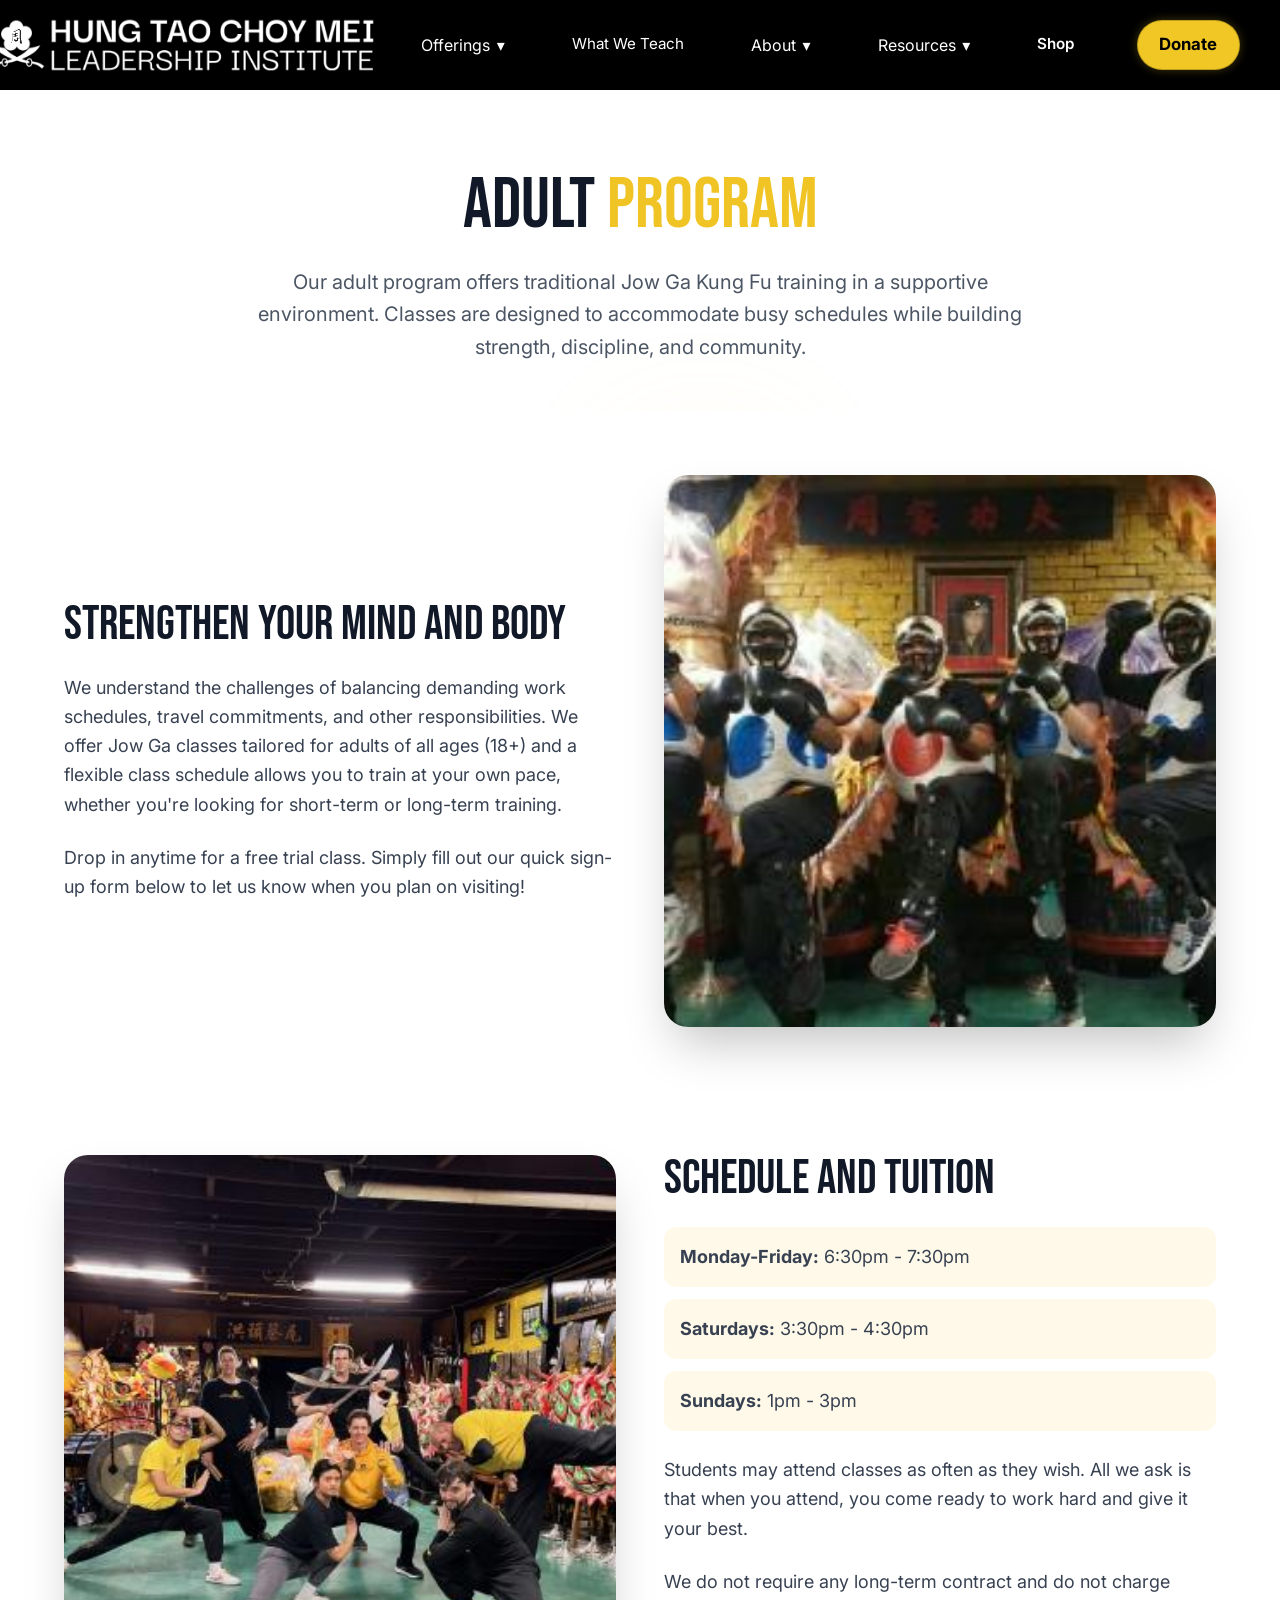
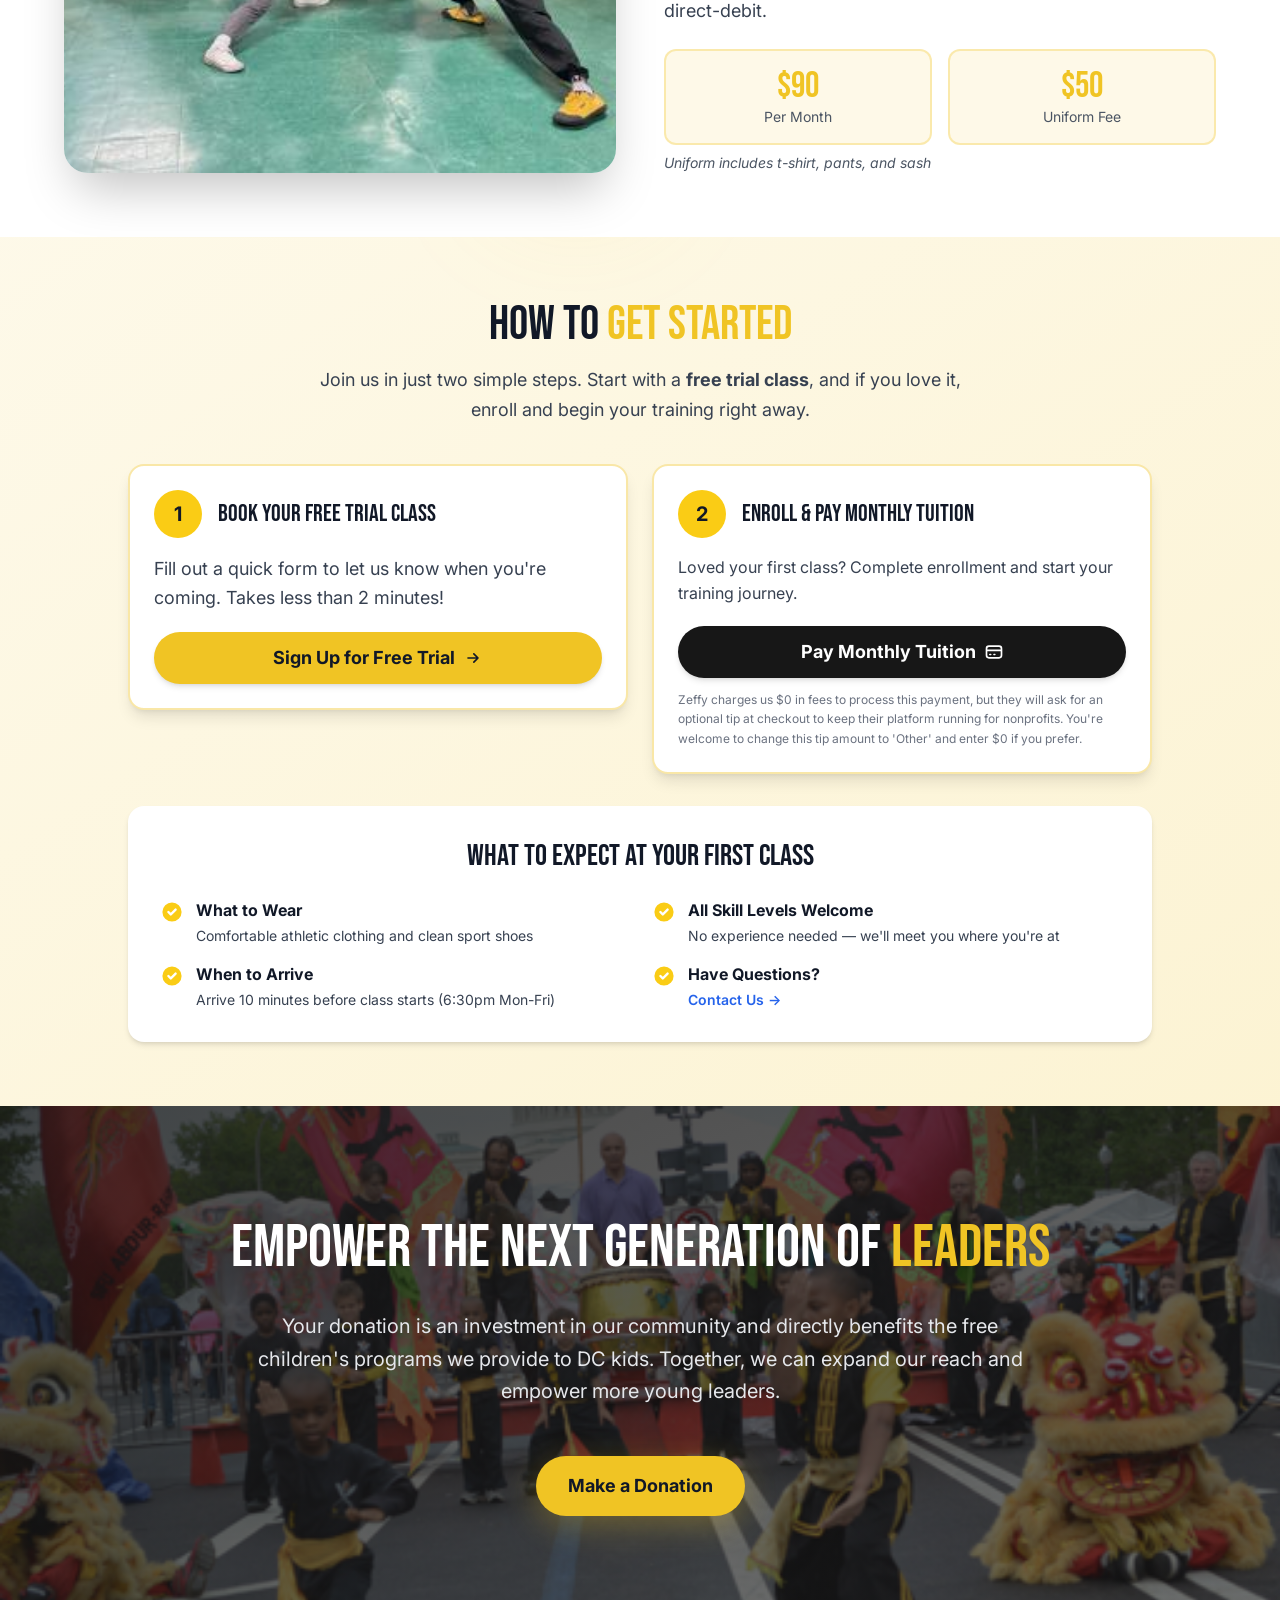
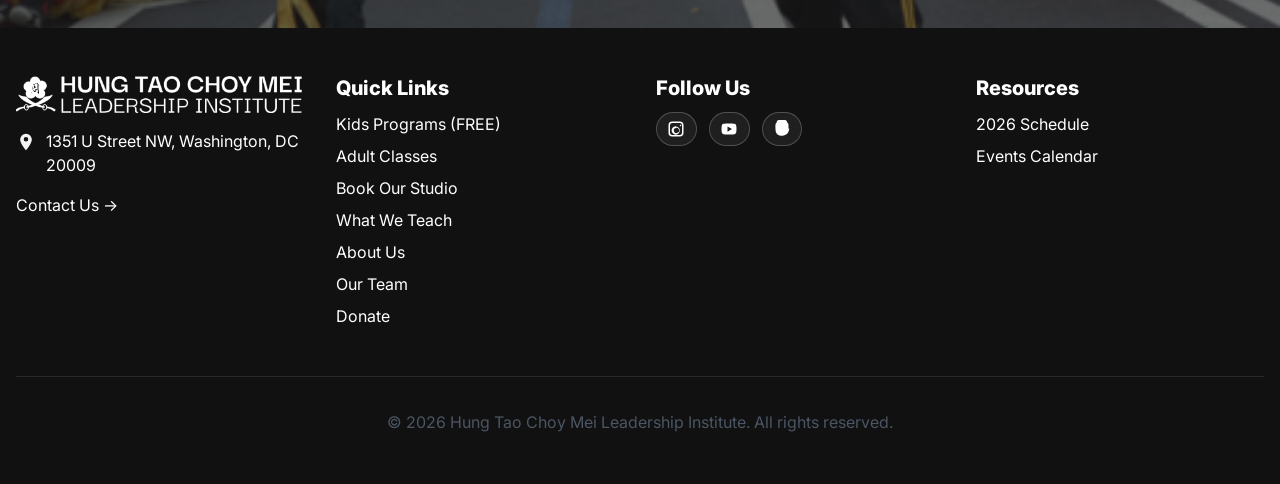
<file: adult-program.html>
﻿<!DOCTYPE html>
<html lang="en">
<head>
    <meta charset="UTF-8">
    <meta name="viewport" content="width=device-width, initial-scale=1.0">
    <title>Adult Program | Hung Tao Choy Mei Leadership Institute</title>
    <meta name="description" content="Jow Ga Kung Fu classes for adults of all ages in Washington, DC. Flexible schedule, affordable tuition, and free trial class!">
    <meta property="og:type" content="website">
    <meta property="og:site_name" content="Hung Tao Choy Mei Leadership Institute">
    <meta property="og:title" content="Adult Program | Hung Tao Choy Mei Leadership Institute">
    <meta property="og:description" content="Jow Ga Kung Fu classes for adults of all ages in Washington, DC. Flexible schedule, affordable tuition, and free trial class!">
    
    <!-- Favicon -->
    <link rel="icon" href="images/jowga/favicon.ico" type="image/vnd.microsoft.icon">
    
    <!-- Google Fonts -->
    <link rel="preconnect" href="https://fonts.googleapis.com">
    <link rel="preconnect" href="https://fonts.gstatic.com" crossorigin>
    <link href="https://fonts.googleapis.com/css2?family=Bebas+Neue&family=Inter:wght@400;600;700&display=swap" rel="stylesheet">
    
    <!-- Tailwind CSS (precompiled: npx tailwindcss -c tailwind.config.js -i tailwind.input.css -o css/tailwind.css --minify) -->
    <link rel="stylesheet" href="css/tailwind.css">

    <style>
        /* Fix horizontal scroll / shift issue */
        html, body { overflow-x: hidden; max-width: 100vw; }

        /* Logo styling */
        .site-logo { filter: invert(1) brightness(2); }

        /* Header / nav styles */
        .site-header { background: #000; color: #fff; }
        .navbar { display: grid; grid-template-columns: auto 1fr auto; align-items: center; gap: 1.5rem; padding: 1.25rem 0; }
        .brand { display: flex; align-items: center; gap: .75rem; text-decoration: none; color: #fff; font-weight: 800; }
        .brand img { display: block; transform: scale(1.15); }
        .nav-toggle { display: none; border: 1px solid rgba(255,255,255,.25); background: rgba(255,255,255,.08); color: #fff; border-radius: 12px; padding: .7rem 1rem; font-weight: 700; font-size: 1.05rem; }

        nav[aria-label="Primary"] ul { list-style: none; margin: 0; padding: 0; display: flex; align-items: center; justify-content: space-evenly; gap: .5rem; flex-wrap: wrap; width: 100%; }
        .menu-item { position: relative; }
        .nav-link { color: #fff; text-decoration: none; display: inline-flex; align-items: center; gap: .4rem; padding: .7rem .8rem; border-radius: 12px; position: relative; transition: transform 140ms ease, background 140ms ease, box-shadow 140ms ease; font-size: .95rem; font-weight: 600; }
        .nav-link:hover { background: rgba(255,255,255,.10); transform: translateY(-1px); box-shadow: 0 6px 14px rgba(0,0,0,.25); }
        .nav-link::after { content: ""; position: absolute; left: .7rem; right: .7rem; bottom: .35rem; height: 2px; background: rgba(240,199,36,.9); transform: scaleX(0); transform-origin: left; transition: transform 160ms ease; border-radius: 999px; }
        .nav-link:hover::after { transform: scaleX(1); }
        button.nav-link { border: 0; background: transparent; font: inherit; cursor: pointer; }

        .dropdown { position: absolute; left: 0; top: calc(100% + .35rem); min-width: 15rem; background: #fff; color: #1b1b1b; border: 1px solid rgba(0,0,0,.14); border-radius: 14px; box-shadow: 0 10px 24px rgba(0,0,0,.10); padding: .4rem; display: none; z-index: 20; }
        .dropdown a { display: block; padding: .6rem .75rem; border-radius: 10px; color: #1b1b1b; text-decoration: none; }
        .dropdown a:hover { background: rgba(13,110,253,.08); }
        .menu-item[data-open="true"]>.dropdown { display: block; }

        .nav-actions { display: flex; align-items: center; gap: .5rem; flex-wrap: wrap; justify-content: flex-end; }
        .nav-actions .btn { transition: transform 140ms ease, box-shadow 140ms ease; }
        .nav-actions .btn:hover { transform: translateY(-1px); box-shadow: 0 8px 18px rgba(0,0,0,.28); }
        .btn { display: inline-flex; align-items: center; justify-content: center; min-height: 48px; padding: .7rem 1.35rem; border-radius: 999px; border: 1px solid rgba(255,255,255,.25); background: transparent; color: #fff; text-decoration: none; font-weight: 700; font-size: 1.05rem; }
        .btn:hover { background: rgba(255,255,255,.10); }
        .btn--donate { background: #f0c724; border-color: rgba(0,0,0,.2); color: #000; box-shadow: 0 0 10px rgba(240,199,36,.28); }
        .nav-main { display: grid; grid-template-columns: 1fr auto; align-items: center; gap: 1rem; }

        @media (max-width:1150px){
            .nav-toggle{display:inline-flex;justify-self:end}
            .nav-main { display: none; }
            .nav-main[data-open="true"]{display:block;grid-column:1 / -1;background:#000}
            .navbar{grid-template-columns:1fr auto}
            .brand img{transform:none;max-width:min(300px,60vw);height:auto}
            nav[aria-label="Primary"] ul { flex-direction: column; align-items: stretch; padding: .5rem 0; justify-content: flex-start; }
            .dropdown { position: static; box-shadow: none; }
            .menu-item { width: 100%; }
            .nav-link { width: 100%; justify-content: space-between; }
            .nav-actions { width: 100%; justify-content: flex-start; padding: .25rem 0 .5rem; }
        }

        /* Footer */
        footer { background: #111; color: #fff; padding: 3rem 0; }
        .footer-grid { display: grid; grid-template-columns: repeat(4, 1fr); gap: 2rem; }
        footer h2 { font-size: 1.25rem; margin: 0 0 .75rem; font-weight: 800; }
        .footer-col a { color: #fff; text-decoration: none; transition: color 0.3s ease; }
        .footer-col a:hover { color: #f0c724; }
        .footer-list { list-style: none; margin: 0; padding: 0; display: grid; gap: .5rem; }
        .contact-item { display: flex; gap: .6rem; align-items: flex-start; }
        .icon { width: 20px; height: 20px; flex: 0 0 20px; opacity: .95; margin-top: .15rem; }
        .social { display: flex; gap: .75rem; align-items: center; flex-wrap: wrap; }
        .social a { display: inline-flex; align-items: center; gap: .5rem; text-decoration: none; padding: .45rem .65rem; border: 1px solid rgba(255,255,255,.22); border-radius: 999px; background: rgba(255,255,255,.06); }
        .social a:hover { background: rgba(255,255,255,.12); }
        .social svg { width: 18px; height: 18px; display: block; }
        .visually-hidden { position: absolute!important; width: 1px; height: 1px; padding: 0; margin: -1px; overflow: hidden; clip: rect(0,0,0,0); white-space: nowrap; border: 0; }
        .container { width: min(100% - 2rem, 1320px); margin-inline: auto; }

        @media (max-width:980px) { .footer-grid { grid-template-columns: 1fr 1fr; } }
        @media (max-width:560px) { .footer-grid { grid-template-columns: 1fr; } }

        /* Typography */
        p { line-height: 1.7; color: #4b5563; }
        h1 { line-height: 1.1; }
        h2 { line-height: 1.2; }
        .text-center p { margin-left: auto; margin-right: auto; }
        
        /* Shadow utility for CTA */
        .shadow-gold { box-shadow: 0 8px 32px hsla(47, 87%, 54%, 0.3); }

        /* Custom scrollbar */
        ::-webkit-scrollbar { width: 10px; }
        ::-webkit-scrollbar-track { background: hsl(0, 0%, 9%); }
        ::-webkit-scrollbar-thumb { background: hsl(47, 87%, 54%); border-radius: 5px; }

        /* Coming Soon Toast */
        .coming-soon-toast {
            position: fixed;
            bottom: 1.5rem;
            right: 1.5rem;
            display: flex;
            align-items: center;
            gap: 0.5rem;
            background: #111;
            color: #fff;
            padding: 0.8rem 1.25rem;
            border-radius: 999px;
            border: 1px solid #f0c724;
            box-shadow: 0 8px 24px rgba(0,0,0,.35);
            font-size: 0.9rem;
            font-weight: 600;
            z-index: 10000;
            opacity: 0;
            transform: translateY(12px);
            pointer-events: none;
            transition: opacity 0.25s ease, transform 0.25s ease;
        }
        .coming-soon-toast.show {
            opacity: 1;
            transform: translateY(0);
        }
        .coming-soon-toast svg {
            width: 18px;
            height: 18px;
            color: #f0c724;
            flex-shrink: 0;
        }
        @media (max-width: 480px) {
            .coming-soon-toast {
                left: 1rem;
                right: 1rem;
                bottom: 1rem;
                justify-content: center;
            }
        }
    </style>
</head>
<body class="bg-white text-gray-900 font-sans">
    
    <!-- Header/Navigation -->
    <header class="site-header" role="banner">
        <div class="container">
            <div class="navbar">
                <a href="index.html" class="brand" aria-label="HUNG TAO CHOY MEI LEADERSHIP INSTITUTE home"><img class="site-logo" src="images/jowga/logo.png" alt="Hung Tao Choy Mei Leadership Institute" width="335" height="44" loading="eager" decoding="async" /></a>

                <button class="nav-toggle" type="button" aria-controls="primary-nav" aria-expanded="false">Menu</button>

                <div class="nav-main" id="primary-nav" data-open="false">
                    <nav aria-label="Primary">
                        <ul>
                            <li class="menu-item">
                                <button class="nav-link" type="button" aria-haspopup="true" aria-expanded="false">Offerings <span aria-hidden="true">&#9662;</span></button>
                                <div class="dropdown" role="menu">
                                    <a role="menuitem" href="children_program.html">Kids Programs (FREE)</a>
                                    <a role="menuitem" href="adult-program.html">Adult Classes</a>
                                    <a role="menuitem" href="https://www.peerspace.com/pages/listings/5aaab30bb5c4b156000c8347" target="_blank" rel="noopener noreferrer">Book Our Studio</a>
                                    <a role="menuitem" href="#" class="js-coming-soon">Book a Performance</a>
                                </div>
                            </li>

                            <li class="menu-item"><a class="nav-link" href="core-curriculum.html" style="font-weight: 400; font-size: 0.95rem;">What We Teach</a></li>

                            <li class="menu-item">
                                <button class="nav-link" type="button" aria-haspopup="true" aria-expanded="false">About <span aria-hidden="true">&#9662;</span></button>
                                <div class="dropdown" role="menu">
                                    <a role="menuitem" href="about-us.html">About Us</a>
                                    <a role="menuitem" href="index.html#history">Our History</a>
                                    <a role="menuitem" href="our-team.html">Our Team</a>
                                    <a role="menuitem" href="jow-ga-explained.html">Jow Ga Explained</a>
                                </div>
                            </li>

                            <li class="menu-item">
                                <button class="nav-link" type="button" aria-haspopup="true" aria-expanded="false">Resources <span aria-hidden="true">&#9662;</span></button>
                                <div class="dropdown" role="menu">
                                    <a role="menuitem" href="#" class="js-coming-soon">2026 Schedule</a>
                                    <a role="menuitem" href="#" class="js-coming-soon">Events Calendar</a>
                                </div>
                            </li>
                            <li class="menu-item"><a class="nav-link" href="https://www.zeffy.com/en-US/ticketing/hung-tao-choy-mei-leadership-institutes-shop" target="_blank" rel="noopener noreferrer">Shop</a></li>
                        </ul>
                    </nav>

                    <div class="nav-actions">
                        <a class="btn btn--donate" href="donate.html">Donate</a>
                    </div>
                </div>
            </div>
        </div>
    </header>
    
    <!-- Adult Program Header -->
    <section class="pt-16 md:pt-20 pb-8 md:pb-12">
        <div class="container mx-auto px-4">
            <div class="max-w-6xl mx-auto">
                <div class="text-center">
                    <h1 class="font-bebas text-5xl md:text-6xl lg:text-7xl text-gray-900 mb-6">
                        Adult <span class="text-primary">Program</span>
                    </h1>
                    <p class="text-xl text-gray-600 max-w-3xl mx-auto leading-relaxed">
                        Our adult program offers traditional Jow Ga Kung Fu training in a supportive environment. Classes are designed to accommodate busy schedules while building strength, discipline, and community.
                    </p>
                </div>
            </div>
        </div>
    </section>
    
    <!-- Strengthen Your Mind and Body -->
    <section class="py-12 md:py-16 bg-white">
        <div class="container mx-auto px-4">
            <div class="max-w-6xl mx-auto">
                <div class="grid lg:grid-cols-2 gap-8 lg:gap-12 items-center">
                    <!-- Text -->
                    <div class="space-y-6">
                        <h2 class="font-bebas text-4xl md:text-5xl text-gray-900 leading-tight">Strengthen Your Mind and Body</h2>

                        <p class="text-lg text-gray-700 leading-relaxed">
                            We understand the challenges of balancing demanding work schedules, travel commitments, and other responsibilities. We offer Jow Ga classes tailored for adults of all ages (18+) and a flexible class schedule allows you to train at your own pace, whether you're looking for short-term or long-term training.
                        </p>

                        <p class="text-lg text-gray-700 leading-relaxed">
                            Drop in anytime for a free trial class. Simply fill out our quick sign-up form below to let us know when you plan on visiting!
                        </p>

                    </div>

                    <!-- Image -->
                    <div class="relative h-full">
                        <div class="rounded-3xl overflow-hidden shadow-2xl h-full">
                            <img src="images/jowga/geared-up.jpg"
                                 alt="Four adults geared up for sparring"
                                 class="w-full h-full object-cover"
                                 loading="lazy">
                        </div>
                        <div class="absolute -bottom-6 -right-6 w-32 h-32 bg-primary/20 rounded-full blur-3xl -z-10"></div>
                        <div class="absolute -top-6 -left-6 w-32 h-32 bg-accent/20 rounded-full blur-3xl -z-10"></div>
                    </div>
                </div>
            </div>
        </div>
    </section>
    
    <!-- Schedule and Tuition Section -->
    <section id="schedule" class="py-12 md:py-16 bg-white">
        <div class="container mx-auto px-4">
            <div class="max-w-6xl mx-auto">
                <div class="grid lg:grid-cols-2 gap-8 lg:gap-12 items-center">
                    <!-- Image -->
                    <div class="relative h-full">
                        <div class="rounded-3xl overflow-hidden shadow-2xl h-full">
                            <img src="images/jowga/adult-class.jpg"
                                 alt="Adult students posing after class"
                                 class="w-full h-full object-cover"
                                 loading="lazy">
                        </div>
                        <div class="absolute -bottom-6 -right-6 w-32 h-32 bg-primary/20 rounded-full blur-3xl -z-10"></div>
                        <div class="absolute -top-6 -left-6 w-32 h-32 bg-accent/20 rounded-full blur-3xl -z-10"></div>
                    </div>

                    <!-- Text Content -->
                    <div class="space-y-6">
                        <h2 class="font-bebas text-4xl md:text-5xl text-gray-900 leading-tight">
                            Schedule and Tuition
                        </h2>

                        <div class="space-y-3">
                            <div class="bg-primary/10 p-4 rounded-xl">
                                <p class="text-lg text-gray-700"><strong>Monday-Friday:</strong> 6:30pm - 7:30pm</p>
                            </div>
                            <div class="bg-primary/10 p-4 rounded-xl">
                                <p class="text-lg text-gray-700"><strong>Saturdays:</strong> 3:30pm - 4:30pm</p>
                            </div>
                            <div class="bg-primary/10 p-4 rounded-xl">
                                <p class="text-lg text-gray-700"><strong>Sundays:</strong> 1pm - 3pm</p>
                            </div>
                        </div>

                        <p class="text-lg text-gray-700 leading-relaxed">
                            Students may attend classes as often as they wish. All we ask is that when you attend, you come ready to work hard and give it your best.
                        </p>

                        <p class="text-lg text-gray-700 leading-relaxed">
                            We do not require any long-term contract and do not charge direct-debit.
                        </p>

                        <div class="mt-6">
                            <div class="flex gap-4">
                                <div class="flex-1 bg-primary/10 p-4 rounded-xl text-center border-2 border-primary/30">
                                    <div class="font-bebas text-4xl text-primary">$90</div>
                                    <div class="text-sm text-gray-600">Per Month</div>
                                </div>
                                <div class="flex-1 bg-primary/10 p-4 rounded-xl text-center border-2 border-primary/30">
                                    <div class="font-bebas text-4xl text-primary">$50</div>
                                    <div class="text-sm text-gray-600">Uniform Fee</div>
                                </div>
                            </div>

                            <p class="text-sm text-gray-600 italic mt-2">Uniform includes t-shirt, pants, and sash</p>
                        </div>
                    </div>
                </div>
            </div>
        </div>
    </section>
    
    <!-- How to Enroll Section - Streamlined 2-Step Process -->
    <section id="enroll" class="py-12 md:py-16 bg-gradient-to-br from-primary/10 to-primary/20">
        <div class="container mx-auto px-4">
            <div class="text-center mb-10">
                <h2 class="font-bebas text-4xl md:text-5xl text-gray-900 leading-tight mb-4">
                    How to <span class="text-primary">Get Started</span>
                </h2>
                <p class="text-lg text-gray-700 leading-relaxed max-w-2xl mx-auto">
                    Join us in just two simple steps. Start with a <strong>free trial class</strong>, and if you love it, enroll and begin your training right away.
                </p>
            </div>

            <!-- Two-Step Cards -->
            <div class="grid md:grid-cols-2 md:items-start gap-6 mb-8 max-w-5xl mx-auto">
                <!-- Step 1: Free Trial -->
                <div class="bg-white rounded-2xl shadow-lg border-2 border-primary/40 hover:shadow-xl transition-shadow p-6 flex flex-col">
                    <div class="flex items-center gap-4 mb-4">
                        <div class="w-12 h-12 bg-yellow-400 text-gray-900 rounded-full flex items-center justify-center font-bold text-xl flex-shrink-0">1</div>
                        <h3 class="font-bebas text-2xl text-gray-900 leading-tight">Book Your Free Trial Class</h3>
                    </div>
                    <p class="text-lg text-gray-700 leading-relaxed mb-5 flex-grow">Fill out a quick form to let us know when you're coming. Takes less than 2 minutes!</p>
                    <a href="https://docs.google.com/forms/d/e/1FAIpQLSfQYybKARKq2AwAmR9vtAO18DfnBjYsnPR_sw83gvKWi5_zUw/viewform?usp=publish-editor"
                       target="_blank"
                       rel="noopener noreferrer"
                       class="inline-flex items-center justify-center w-full px-6 py-3 bg-primary text-gray-900 rounded-full font-bold text-lg hover:brightness-110 transition-all shadow-md">
                        Sign Up for Free Trial
                        <svg class="ml-2 w-5 h-5" fill="none" stroke="currentColor" viewBox="0 0 24 24">
                            <path stroke-linecap="round" stroke-linejoin="round" stroke-width="2" d="M13 7l5 5m0 0l-5 5m5-5H6"/>
                        </svg>
                    </a>
                </div>

                <!-- Step 2: Pay Tuition -->
                <div class="bg-white rounded-2xl shadow-lg border-2 border-primary/40 hover:shadow-xl transition-shadow p-6 flex flex-col">
                    <div class="flex items-center gap-4 mb-4">
                        <div class="w-12 h-12 bg-yellow-400 text-gray-900 rounded-full flex items-center justify-center font-bold text-xl flex-shrink-0">2</div>
                        <h3 class="font-bebas text-2xl text-gray-900 leading-tight">Enroll & Pay Monthly Tuition</h3>
                    </div>
                    <p class="text-gray-700 leading-relaxed mb-5 flex-grow">Loved your first class? Complete enrollment and start your training journey.</p>
                    <button onclick="openTuitionModal()"
                            class="inline-flex items-center justify-center w-full px-6 py-3 bg-secondary text-white rounded-full font-bold text-lg hover:bg-gray-800 transition-all shadow-md">
                        Pay Monthly Tuition
                        <svg class="ml-2 w-5 h-5" fill="none" stroke="currentColor" viewBox="0 0 24 24">
                            <path stroke-linecap="round" stroke-linejoin="round" stroke-width="2" d="M3 10h18M7 15h1m4 0h1m-7 4h12a3 3 0 003-3V8a3 3 0 00-3-3H6a3 3 0 00-3 3v8a3 3 0 003 3z"/>
                        </svg>
                    </button>
                    <p class="text-xs text-gray-500 leading-relaxed mt-3">
                        Zeffy charges us $0 in fees to process this payment, but they will ask for an optional tip at checkout to keep their platform running for nonprofits. You're welcome to change this tip amount to 'Other' and enter $0 if you prefer.
                    </p>
                </div>
            </div>

            <!-- What to Expect Section -->
            <div class="bg-white rounded-2xl p-6 md:p-8 shadow-md max-w-5xl mx-auto">
                <h3 class="font-bebas text-3xl text-gray-900 mb-6 text-center">What to Expect at Your First Class</h3>
                <div class="grid md:grid-cols-2 gap-6">
                    <div class="space-y-4">
                        <div class="flex items-start gap-3">
                            <svg class="w-6 h-6 text-yellow-400 flex-shrink-0 mt-0.5" fill="currentColor" viewBox="0 0 20 20">
                                <path fill-rule="evenodd" d="M10 18a8 8 0 100-16 8 8 0 000 16zm3.707-9.293a1 1 0 00-1.414-1.414L9 10.586 7.707 9.293a1 1 0 00-1.414 1.414l2 2a1 1 0 001.414 0l4-4z" clip-rule="evenodd"/>
                            </svg>
                            <div>
                                <h4 class="font-bold text-gray-900 mb-1">What to Wear</h4>
                                <p class="text-gray-700 text-sm">Comfortable athletic clothing and clean sport shoes</p>
                            </div>
                        </div>
                        <div class="flex items-start gap-3">
                            <svg class="w-6 h-6 text-yellow-400 flex-shrink-0 mt-0.5" fill="currentColor" viewBox="0 0 20 20">
                                <path fill-rule="evenodd" d="M10 18a8 8 0 100-16 8 8 0 000 16zm3.707-9.293a1 1 0 00-1.414-1.414L9 10.586 7.707 9.293a1 1 0 00-1.414 1.414l2 2a1 1 0 001.414 0l4-4z" clip-rule="evenodd"/>
                            </svg>
                            <div>
                                <h4 class="font-bold text-gray-900 mb-1">When to Arrive</h4>
                                <p class="text-gray-700 text-sm">Arrive 10 minutes before class starts (6:30pm Mon-Fri)</p>
                            </div>
                        </div>
                    </div>
                    <div class="space-y-4">
                        <div class="flex items-start gap-3">
                            <svg class="w-6 h-6 text-yellow-400 flex-shrink-0 mt-0.5" fill="currentColor" viewBox="0 0 20 20">
                                <path fill-rule="evenodd" d="M10 18a8 8 0 100-16 8 8 0 000 16zm3.707-9.293a1 1 0 00-1.414-1.414L9 10.586 7.707 9.293a1 1 0 00-1.414 1.414l2 2a1 1 0 001.414 0l4-4z" clip-rule="evenodd"/>
                            </svg>
                            <div>
                                <h4 class="font-bold text-gray-900 mb-1">All Skill Levels Welcome</h4>
                                <p class="text-gray-700 text-sm">No experience needed &mdash; we'll meet you where you're at</p>
                            </div>
                        </div>
                        <div class="flex items-start gap-3">
                            <svg class="w-6 h-6 text-yellow-400 flex-shrink-0 mt-0.5" fill="currentColor" viewBox="0 0 20 20">
                                <path fill-rule="evenodd" d="M10 18a8 8 0 100-16 8 8 0 000 16zm3.707-9.293a1 1 0 00-1.414-1.414L9 10.586 7.707 9.293a1 1 0 00-1.414 1.414l2 2a1 1 0 001.414 0l4-4z" clip-rule="evenodd"/>
                            </svg>
                            <div>
                                <h4 class="font-bold text-gray-900 mb-1">Have Questions?</h4>
                                <p class="text-gray-700 text-sm"><a href="contact.html" class="text-blue-600 hover:underline font-semibold">Contact Us &rarr;</a></p>
                            </div>
                        </div>
                    </div>
                </div>
            </div>
        </div>
    </section>
    
    <!-- Donation CTA Section -->
    <section class="py-20 md:py-28 relative overflow-hidden" aria-labelledby="donate-title">
        <!-- Background Image -->
        <div class="absolute inset-0">
            <img src="images/jowga/fiesta-asia-2013.jpg" 
                 alt="" 
                 class="w-full h-full object-cover" 
                 loading="lazy">
            <div class="absolute inset-0 bg-gradient-to-br from-secondary/80 via-secondary/70 to-secondary/60"></div>
        </div>

        <!-- Content -->
        <div class="container mx-auto px-4 relative z-10">
            <div class="max-w-4xl mx-auto text-center space-y-8">
                <div>
                    <h2 id="donate-title" class="font-bebas text-4xl md:text-5xl lg:text-6xl text-white leading-tight">
                        Empower the next generation of <span class="text-primary">leaders</span>
                    </h2>
                </div>

                <p class="text-xl text-gray-200 leading-relaxed max-w-3xl mx-auto">
                    Your donation is an investment in our community and directly benefits the free children's programs we provide to DC kids. Together, we can expand our reach and empower more young leaders.
                </p>

                <div class="flex flex-wrap gap-4 justify-center pt-4">
                    <a href="donate.html" 
                       class="px-8 py-4 bg-primary text-gray-900 rounded-full font-bold text-lg hover:brightness-110 transition-all shadow-gold hover:shadow-xl hover:scale-105 transform">
                        Make a Donation
                    </a>
                </div>
            </div>
        </div>
    </section>
    
  <footer role="contentinfo">
    <div class="container" id="contact">
      <div class="footer-grid">
        <div class="footer-col">
          <a href="index.html" aria-label="Home">
            <img class="site-logo" src="images/jowga/logo.png" alt="Hung Tao Choy Mei Leadership Institute" width="335" height="44" loading="lazy" decoding="async" />
          </a>
          <div style="height:1rem"></div>
          <div class="footer-list">
            <div class="contact-item">
              <svg class="icon" viewBox="0 0 24 24" aria-hidden="true"><path fill="currentColor" d="M12 2a7 7 0 0 1 7 7c0 5.25-7 13-7 13S5 14.25 5 9a7 7 0 0 1 7-7m0 9.5A2.5 2.5 0 1 0 12 6a2.5 2.5 0 0 0 0 5.5"/></svg>
              <div><a href="https://www.google.com/maps/search/?api=1&query=1351+U+Street+NW,+Washington,+DC+20009" target="_blank" rel="noopener">1351 U Street NW, Washington, DC 20009</a></div>
            </div>
            <div class="contact-item" style="margin-top:0.5rem;">
              <div style="font-weight:400;font-size:1rem;"><a href="contact.html">Contact Us &rarr;</a></div>
            </div>
          </div>
        </div>

        <div class="footer-col">
          <h2>Quick Links</h2>
          <ul class="footer-list">
            <li><a href="children_program.html">Kids Programs (FREE)</a></li>
            <li><a href="adult-program.html">Adult Classes</a></li>
            <li><a href="https://www.peerspace.com/pages/listings/5aaab30bb5c4b156000c8347" target="_blank" rel="noopener noreferrer">Book Our Studio</a></li>
            <li><a href="core-curriculum.html">What We Teach</a></li>
            <li><a href="about-us.html">About Us</a></li>
            <li><a href="our-team.html">Our Team</a></li>
            <li><a href="donate.html">Donate</a></li>
          </ul>
        </div>

        <div class="footer-col">
          <h2>Follow Us</h2>
          <div class="social">
            <a href="https://www.instagram.com/hungtaochoymei" rel="noopener" aria-label="Instagram">
              <svg viewBox="0 0 24 24" aria-hidden="true"><path fill="currentColor" d="M7 2h10a5 5 0 0 1 5 5v10a5 5 0 0 1-5 5H7a5 5 0 0 1-5-5V7a5 5 0 0 1 5-5m10 2H7a3 3 0 0 0-3 3v10a3 3 0 0 0 3 3h10a3 3 0 0 0 3-3V7a3 3 0 0 0-3-3m-5 4.5A5.5 5.5 0 1 1 6.5 12 5.5 5.5 0 0 1 12 8.5m0 2A3.5 3.5 0 1 0 15.5 12 3.5 3.5 0 0 0 12 10.5M18 6.2a1 1 0 1 1-1 1 1 1 0 0 1 1-1"/></svg>
              <span class="visually-hidden">Instagram</span>
            </a>
            <a href="https://youtube.com/@htcmrahim?si=JBiVO7Yl-VWsVz7-" rel="noopener" aria-label="YouTube">
              <svg viewBox="0 0 24 24" aria-hidden="true"><path fill="currentColor" d="M21.6 7.2a3 3 0 0 0-2.1-2.1C17.7 4.6 12 4.6 12 4.6s-5.7 0-7.5.5A3 3 0 0 0 2.4 7.2 31.4 31.4 0 0 0 2 12a31.4 31.4 0 0 0 .4 4.8 3 3 0 0 0 2.1 2.1c1.8.5 7.5.5 7.5.5s5.7 0 7.5-.5a3 3 0 0 0 2.1-2.1A31.4 31.4 0 0 0 22 12a31.4 31.4 0 0 0-.4-4.8M10 15.5v-7l6 3.5z"/></svg>
              <span class="visually-hidden">YouTube</span>
            </a>
            <a href="https://universeodon.com/@jowgadc" rel="noopener" aria-label="Mastodon">
              <svg viewBox="0 0 24 24" aria-hidden="true"><path fill="currentColor" d="M21.6 11.4c0 4.7-3.1 9.6-9.6 9.6-1.1 0-2.1-.1-3-.3-2.9-.6-5-2.5-5.4-5.6-.4-3.2-.5-6.7-.3-9.1C3.6 3.4 6.3 2 8.8 2h6.4c2.6 0 5.2 1.4 5.4 4.1.1 1.6.1 3.6 0 5.3zM17.9 6.8c-.1-1.2-1.2-2.1-2.5-2.1h-1.4c-.8 0-1.6.4-2.1 1.1-.5-.7-1.3-1.1-2.1-1.1H8.4c-1.3 0-2.4.9-2.5 2.1-.1 1.2-.1 2.6 0 3.9.2 2 1.8 2.6 3.3 2.7.6 0 1.2-.2 1.7-.6v1.3c-1.2.3-2.4.3-3.6.1-1.6-.3-2.4-1.4-2.5-3.4-.2-2.4-.2-5.3 0-7.7.2-2.5 2.6-3.3 4.4-3.3h5.3c1.8 0 4.2.8 4.4 3.3.2 2.4.2 5.3 0 7.7-.1 2-1 3.1-2.5 3.4-1.2.2-2.4.2-3.6-.1v-1.3c.5.4 1.1.6 1.7.6 1.5-.1 3.1-.7 3.3-2.7.1-1.3.1-2.7 0-3.9z"/></svg>
              <span class="visually-hidden">Mastodon</span>
            </a>
          </div>
        </div>

        <div class="footer-col">
          <h2>Resources</h2>
          <ul class="footer-list">
            <li><a href="#" class="js-coming-soon">2026 Schedule</a></li>
            <li><a href="#" class="js-coming-soon">Events Calendar</a></li>
          </ul>
        </div>
      </div>

      <div style="margin-top:3rem;padding-top:2rem;border-top:1px solid rgba(255,255,255,.1);text-align:center">
        <p>&copy; 2026 Hung Tao Choy Mei Leadership Institute. All rights reserved.</p>
      </div>
    </div>
  </footer>

  <!-- Navigation Script -->
  <script>
    (function(){
      const navToggle=document.querySelector('.nav-toggle');
      const navMain=document.querySelector('#primary-nav');
      const menuItems=Array.from(document.querySelectorAll('.menu-item'));

      function closeAll(except){
        menuItems.forEach(li=>{
          if(except && li===except) return;
          li.dataset.open='false';
          const btn=li.querySelector('button.nav-link');
          if(btn) btn.setAttribute('aria-expanded','false');
        });
      }

      function openDropdown(li){
        closeAll(li);
        li.dataset.open='true';
        const btn=li.querySelector('button.nav-link');
        if(btn) btn.setAttribute('aria-expanded','true');
      }

      navToggle?.addEventListener('click',()=>{
        const open=navMain.getAttribute('data-open')==='true';
        navMain.setAttribute('data-open',String(!open));
        navToggle.setAttribute('aria-expanded',String(!open));
        if(open) closeAll();
      });

      menuItems.forEach(li=>{
        const btn=li.querySelector('button.nav-link');
        if(!btn) return;
        
        // Click handler for mobile
        btn.addEventListener('click',(e)=>{
          e.preventDefault();
          const isOpen=li.dataset.open==='true';
          closeAll(li);
          li.dataset.open=String(!isOpen);
          btn.setAttribute('aria-expanded',String(!isOpen));
        });

        // Hover handler for desktop - open on hover
        li.addEventListener('mouseenter',()=>{
          if(window.innerWidth > 980){
            openDropdown(li);
          }
        });

        // Close only when mouse leaves the entire menu item (including dropdown)
        li.addEventListener('mouseleave',()=>{
          if(window.innerWidth > 980){
            setTimeout(()=>{
              if(!li.matches(':hover')){
                li.dataset.open='false';
                btn.setAttribute('aria-expanded','false');
              }
            }, 100);
          }
        });
      });

      document.addEventListener('click',(e)=>{
        const t=e.target;
        if(!(t instanceof Element)) return;
        if(!t.closest('.nav-main')) closeAll();
      });

            document.addEventListener('keydown',(e)=>{ if(e.key==='Escape') closeAll(); });

      // Coming Soon toast for not-yet-available links
      var comingSoonTimer;
      document.querySelectorAll('a.js-coming-soon').forEach(function(link){
        link.addEventListener('click', function(e){
          e.preventDefault();
          closeAll();
          if (navMain) navMain.setAttribute('data-open','false');
          if (navToggle) navToggle.setAttribute('aria-expanded','false');
          var comingSoonToast = document.getElementById('comingSoonToast');
          if (!comingSoonToast) return;
          comingSoonToast.classList.add('show');
          clearTimeout(comingSoonTimer);
          comingSoonTimer = setTimeout(function(){
            comingSoonToast.classList.remove('show');
          }, 2200);
        });
      });
    })();

    // Handle same-page link clicks to refresh
    document.addEventListener('DOMContentLoaded', () => {
      const currentPage = window.location.pathname.split('/').pop();
      const allLinks = document.querySelectorAll('a[href]');
      
      allLinks.forEach(link => {
        link.addEventListener('click', (e) => {
          const href = link.getAttribute('href');
          const linkPage = href.split('/').pop().split('#')[0];
          
          // If clicking on the same page (and not an anchor link or mailto/tel)
          if (linkPage === currentPage && !href.startsWith('#') && !href.startsWith('mailto:') && !href.startsWith('tel:') && !href.startsWith('http')) {
            e.preventDefault();
            location.reload();
          }
        });
      });
    });
  </script>

  <!-- ===== TUITION MODAL ===== -->
  <style>
    .tuition-modal-overlay {
      display: none;
      position: fixed;
      inset: 0;
      background: rgba(0, 0, 0, 0.75);
      z-index: 9998;
      animation: modalFadeIn 0.3s ease;
    }
    .tuition-modal-overlay.active { display: block; }

    .tuition-modal {
      display: none;
      position: fixed;
      top: 50%; left: 50%;
      transform: translate(-50%, -50%);
      width: 92%;
      max-width: 860px;
      height: 86vh;
      background: #fff;
      border-radius: 20px;
      box-shadow: 0 24px 64px rgba(0,0,0,0.35);
      z-index: 9999;
      overflow: hidden;
      animation: modalSlideIn 0.3s ease;
    }
    .tuition-modal.active { display: flex; flex-direction: column; }

    .tuition-modal__header {
      display: flex;
      align-items: center;
      justify-content: space-between;
      padding: 1rem 1.5rem;
      border-bottom: 1px solid #e5e7eb;
      flex: 0 0 auto;
    }
    .tuition-modal__title {
      font-family: 'Bebas Neue', cursive;
      font-size: 1.5rem;
      color: #111827;
      margin: 0;
    }
    .tuition-modal__close {
      background: transparent;
      border: none;
      font-size: 1.75rem;
      line-height: 1;
      cursor: pointer;
      color: #6b7280;
      width: 40px; height: 40px;
      display: flex; align-items: center; justify-content: center;
      border-radius: 50%;
      transition: background 0.2s ease, color 0.2s ease;
    }
    .tuition-modal__close:hover {
      background: #f3f4f6;
      color: #111827;
    }

    .tuition-modal__body {
      flex: 1 1 0;
      overflow: hidden;
    }
    .tuition-modal__body iframe {
      width: 100%;
      height: 100%;
      border: none;
      display: block;
    }

    @keyframes modalFadeIn {
      from { opacity: 0; }
      to { opacity: 1; }
    }
    @keyframes modalSlideIn {
      from { transform: translate(-50%, -48%); opacity: 0; }
      to { transform: translate(-50%, -50%); opacity: 1; }
    }
    @media (max-width: 640px) {
      .tuition-modal { width: 100%; height: 100vh; max-width: none; border-radius: 0; }
    }
  </style>

  <!-- Modal Overlay -->
  <div class="tuition-modal-overlay" id="tuitionOverlay" onclick="closeTuitionModal()"></div>

  <!-- Modal Container -->
  <div class="tuition-modal" id="tuitionModal" role="dialog" aria-modal="true" aria-label="Adult Tuition Payment">
    <div class="tuition-modal__header">
      <h2 class="tuition-modal__title">Monthly Tuition Payment</h2>
      <button class="tuition-modal__close" onclick="closeTuitionModal()" aria-label="Close tuition form">&times;</button>
    </div>
    <div class="tuition-modal__body">
      <iframe src="https://www.zeffy.com/embed/ticketing/adult-tuition" allowtransparency="true" allowfullscreen loading="lazy" scrolling="auto"></iframe>
    </div>
  </div>

  <!-- Modal JS -->
  <script>
    (function(){
      var overlay = document.getElementById('tuitionOverlay');
      var modal = document.getElementById('tuitionModal');

      window.openTuitionModal = function() {
        overlay.classList.add('active');
        modal.classList.add('active');
        document.body.style.overflow = 'hidden';
      };

      window.closeTuitionModal = function() {
        overlay.classList.remove('active');
        modal.classList.remove('active');
        document.body.style.overflow = '';
      };

      // Close on Escape key
      document.addEventListener('keydown', function(e) {
        if (e.key === 'Escape') closeTuitionModal();
      });
    })();
  </script>

  <!-- Coming Soon Toast -->
  <div id="comingSoonToast" class="coming-soon-toast" role="status" aria-live="polite">
    <svg viewBox="0 0 24 24" fill="none" stroke="currentColor" stroke-width="2" stroke-linecap="round" stroke-linejoin="round"><circle cx="12" cy="12" r="9"/><path d="M12 7v5l3 3"/></svg>
    <span>Coming soon!</span>
  </div>
</body>
</html>
</file>
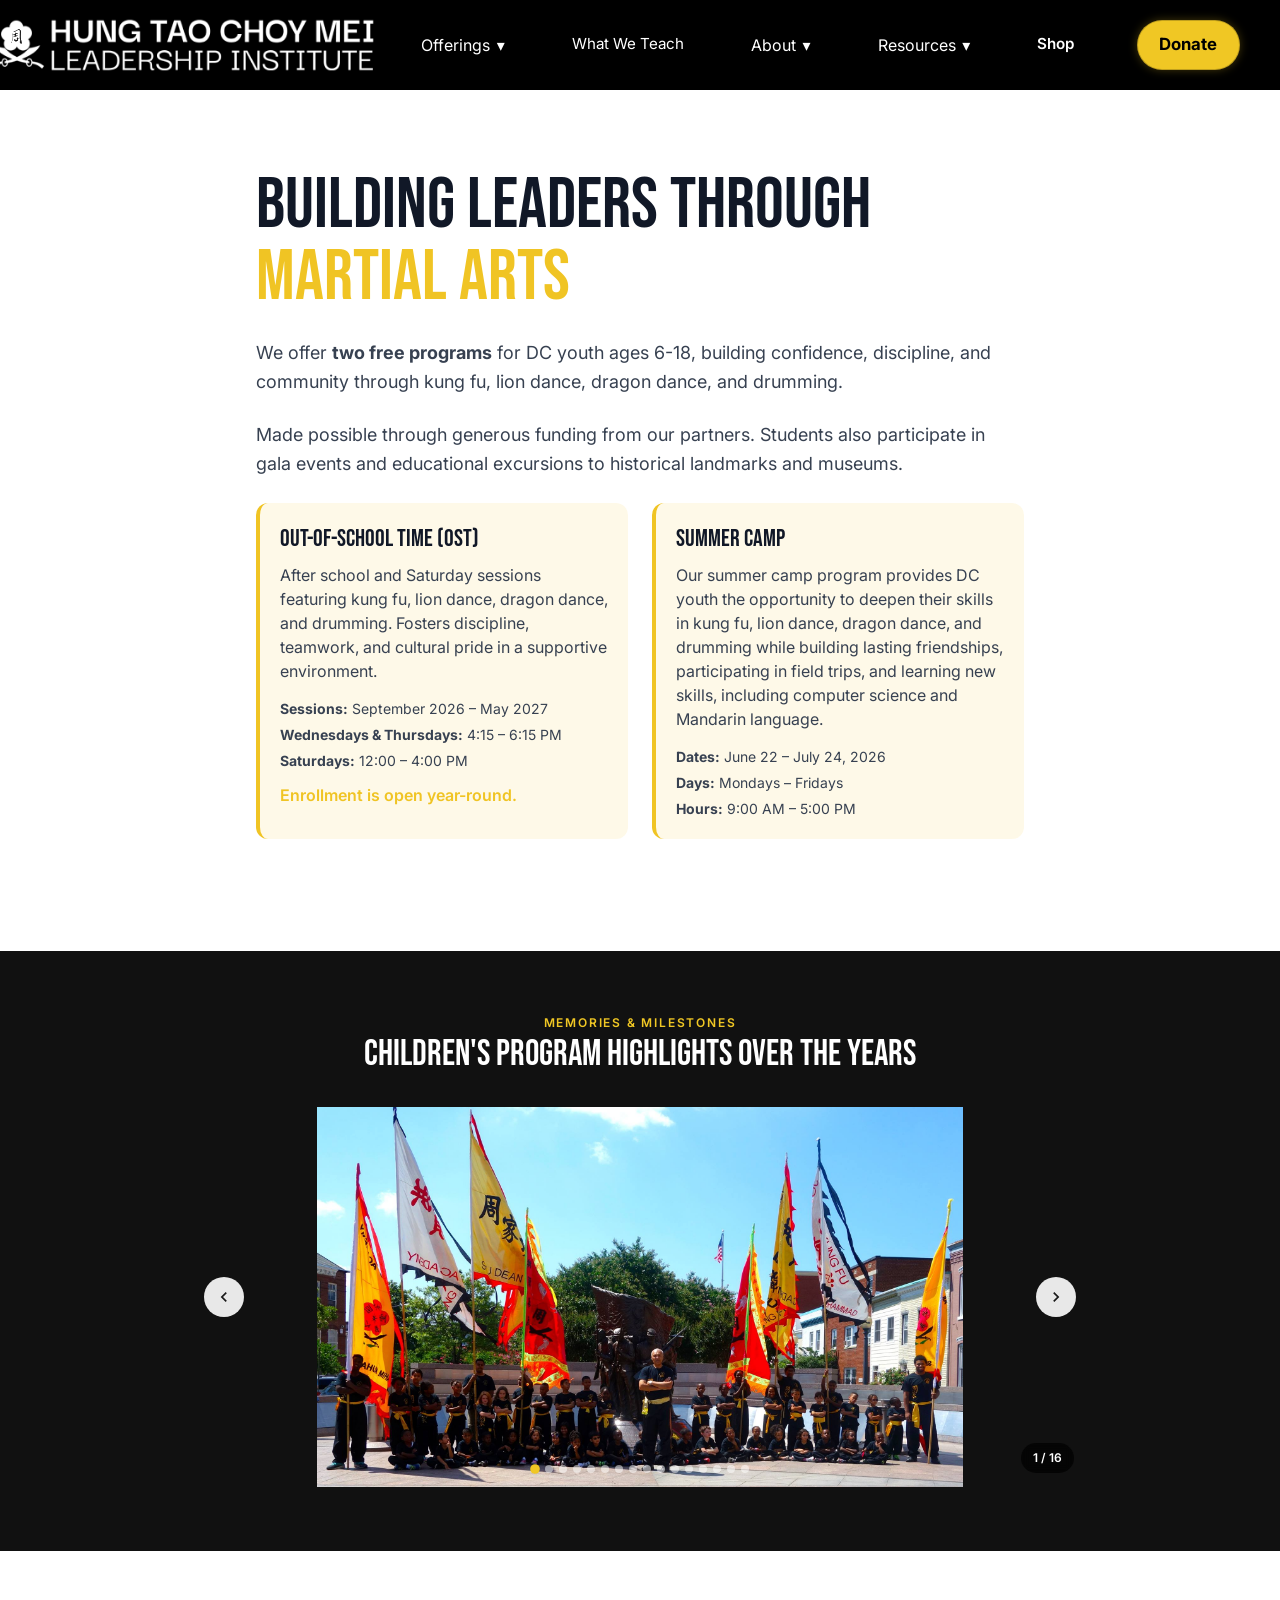
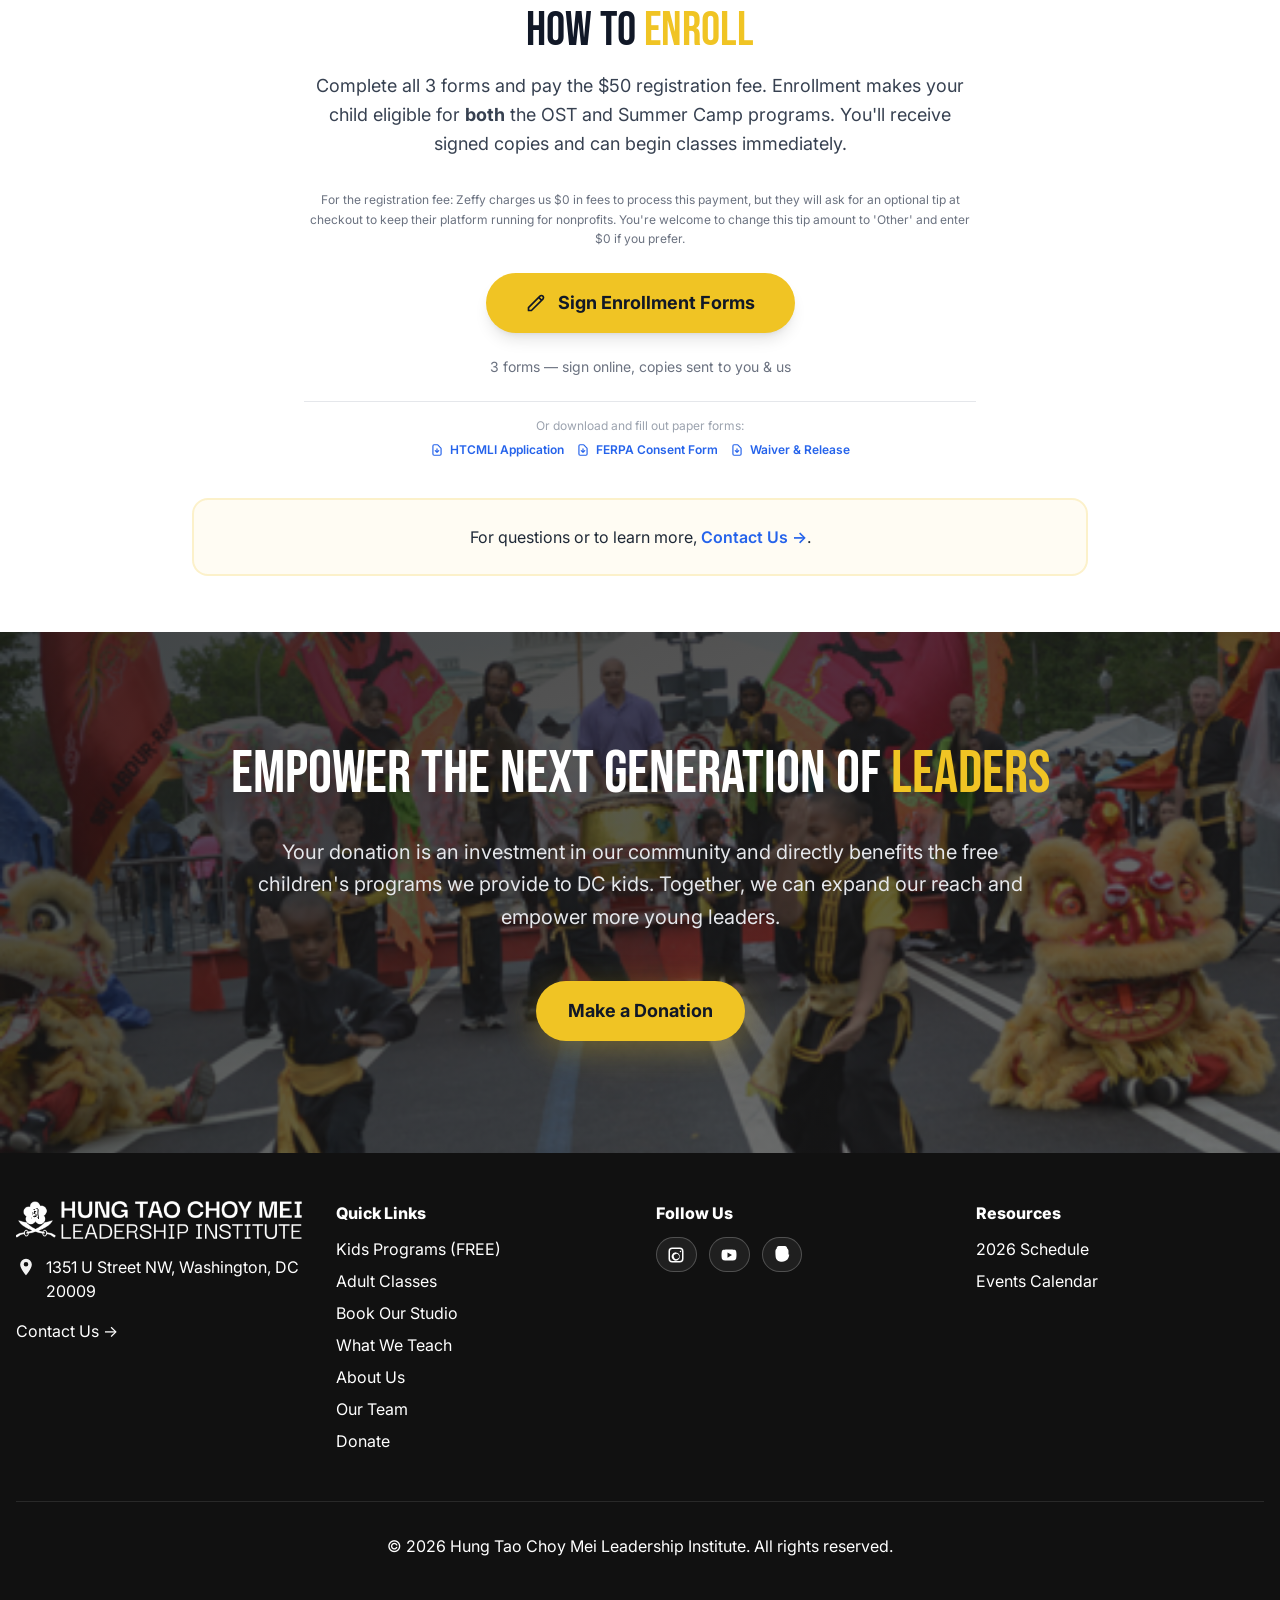
<file: children_program.html>
﻿<!DOCTYPE html>
<html lang="en">
<head>
  <meta charset="UTF-8">
  <meta name="viewport" content="width=device-width, initial-scale=1.0">
  <title>Free Children's Programs | Hung Tao Choy Mei Leadership Institute</title>
  <meta name="description" content="Hung Tao Choy Mei Leadership Institute (HTCMLI) in Washington, DC &mdash; kung fu, self-defense, lion & dragon dance, and drumming programs for youth and adults.">
    <meta property="og:type" content="website">
    <meta property="og:site_name" content="Hung Tao Choy Mei Leadership Institute">
    <meta property="og:title" content="Free Children's Programs | Hung Tao Choy Mei Leadership Institute">
    <meta property="og:description" content="Hung Tao Choy Mei Leadership Institute (HTCMLI) in Washington, DC &mdash; kung fu, self-defense, lion & dragon dance, and drumming programs for youth and adults.">
  
  <!-- Favicon -->
  <link rel="icon" href="images/jowga/favicon.ico" type="image/vnd.microsoft.icon">
  
  <!-- Google Fonts -->
  <link rel="preconnect" href="https://fonts.googleapis.com">
  <link rel="preconnect" href="https://fonts.gstatic.com" crossorigin>
  <link href="https://fonts.googleapis.com/css2?family=Bebas+Neue&family=Inter:wght@400;500;600;700;800&display=swap" rel="stylesheet">
  
  <!-- Tailwind CSS (precompiled: npx tailwindcss -c tailwind.config.js -i tailwind.input.css -o css/tailwind.css --minify) -->
  <link rel="stylesheet" href="css/tailwind.css">

  <style>
    /* Fix horizontal scroll / shift issue */
    html, body { overflow-x: hidden; max-width: 100vw; }

    /* CSS Variables */
    :root{
      --bg:#ffffff;
      --text:#1b1b1b;
      --muted:#3f3f3f;
      --border:rgba(0,0,0,.14);
      --shadow:0 10px 24px rgba(0,0,0,.10);
      --brand-dark:#2b2b2b;
      --brand-deep:#0b2a3c;
      --brand-gold:#f0c724;
      --link:#0d6efd;
      --container:1320px;
      --radius:14px;
      --radius-lg:18px;
      --step--1: clamp(.92rem,.88rem+.2vw,1rem);
      --step-0: clamp(1rem,.95rem+.25vw,1.125rem);
      --step-1: clamp(1.15rem,1.05rem+.6vw,1.5rem);
      --step-2: clamp(1.4rem,1.15rem+1.1vw,2rem);
      --step-3: clamp(1.75rem,1.2rem+1.9vw,2.6rem);
      --step-4: clamp(2.05rem,1.25rem+3vw,3.15rem);
      --s2:.75rem;--s3:1rem;--s4:1.5rem;--s5:2rem;--s6:3rem;--s7:4rem;
    }

    /* Logo styling - completely white */
    .site-logo{filter:invert(1) brightness(2)}

    /* Header / nav styles */
    .site-header{background:#000;color:#fff}
    .navbar{display:grid;grid-template-columns:auto 1fr auto;align-items:center;gap:1.5rem;padding:1.25rem 0}

    .brand{display:flex;align-items:center;gap:.75rem;text-decoration:none;color:#fff;font-weight:800;letter-spacing:.02em}
    .brand img{display:block;transform:scale(1.15)}

    .nav-toggle{display:none;border:1px solid rgba(255,255,255,.25);background:rgba(255,255,255,.08);color:#fff;border-radius:12px;padding:.7rem 1rem;font-weight:700;font-size:1.05rem}

    nav[aria-label="Primary"] ul{list-style:none;margin:0;padding:0;display:flex;align-items:center;justify-content:space-evenly;gap:.5rem;flex-wrap:wrap;width:100%}
    .menu-item{position:relative}
    .nav-link{color:#fff;text-decoration:none;display:inline-flex;align-items:center;gap:.4rem;padding:.7rem .8rem;border-radius:12px;position:relative;transition:transform 140ms ease, background 140ms ease, box-shadow 140ms ease;font-size:.95rem;font-weight:600}
    .nav-link:hover{background:rgba(255,255,255,.10);transform:translateY(-1px);box-shadow:0 6px 14px rgba(0,0,0,.25)}
    .nav-link::after{content:"";position:absolute;left:.7rem;right:.7rem;bottom:.35rem;height:2px;background:rgba(240,199,36,.9);transform:scaleX(0);transform-origin:left;transition:transform 160ms ease;border-radius:999px}
    .nav-link:hover::after{transform:scaleX(1)}
    button.nav-link{border:0;background:transparent;font:inherit;cursor:pointer}

    .dropdown{position:absolute;left:0;top:calc(100% + .35rem);min-width:15rem;background:#fff;color:var(--text);border:1px solid var(--border);border-radius:14px;box-shadow:var(--shadow);padding:.4rem;display:none;z-index:20}
    .dropdown a{display:block;padding:.6rem .75rem;border-radius:10px;color:var(--text);text-decoration:none}
    .dropdown a:hover{background:rgba(13,110,253,.08)}
    .menu-item[data-open="true"]>.dropdown{display:block}

    .nav-actions{display:flex;align-items:center;gap:.5rem;flex-wrap:wrap;justify-content:flex-end}
    .nav-actions .btn{transition:transform 140ms ease, box-shadow 140ms ease}
    .nav-actions .btn:hover{transform:translateY(-1px);box-shadow:0 8px 18px rgba(0,0,0,.28)}

    .btn{display:inline-flex;align-items:center;justify-content:center;min-height:48px;padding:.7rem 1.35rem;border-radius:999px;border:1px solid rgba(255,255,255,.25);background:transparent;color:#fff;text-decoration:none;font-weight:700;font-size:1.05rem}
    .btn:hover{background:rgba(255,255,255,.10)}
    .btn--donate{background:var(--brand-gold);border-color:rgba(0,0,0,.2);color:#000;box-shadow:0 0 10px rgba(240,199,36,.28)}

    .nav-main{display:grid;grid-template-columns:1fr auto;align-items:center;gap:1rem}

    @media (max-width:1150px){
        .nav-toggle{display:inline-flex;justify-self:end}
        .nav-main{display:none}
        .nav-main[data-open="true"]{display:block;grid-column:1 / -1;background:#000}
            .navbar{grid-template-columns:1fr auto}
            .brand img{transform:none;max-width:min(300px,60vw);height:auto}

        nav[aria-label="Primary"] ul{flex-direction:column;align-items:stretch;padding:.5rem 0;justify-content:flex-start}
        .dropdown{position:static;box-shadow:none}
        .menu-item{width:100%}
        .nav-link{width:100%;justify-content:space-between}
        .nav-actions{width:100%;justify-content:flex-start;padding:.25rem 0 .5rem}
    }

    /* Container styling for footer */
    .container{width:min(100% - 2rem,var(--container));margin-inline:auto}

    /* Footer styling */
    footer{background:#111;color:#fff;padding:var(--s6) 0}
    .footer-grid{display:grid;grid-template-columns:repeat(4,1fr);gap:var(--s5)}
    footer h2{font-size:var(--step-1);margin:0 0 .75rem;font-weight:800}
    .footer-col a{color:#fff;transition:color 0.3s ease}
    .footer-col a:hover{color:var(--brand-gold)}
    .footer-list{list-style:none;margin:0;padding:0;display:grid;gap:.5rem}
    .contact-item{display:flex;gap:.6rem;align-items:flex-start}
    .icon{width:20px;height:20px;flex:0 0 20px;opacity:.95;margin-top:.15rem}
    .social{display:flex;gap:.75rem;align-items:center;flex-wrap:wrap}
    .social a{display:inline-flex;align-items:center;gap:.5rem;text-decoration:none;padding:.45rem .65rem;border:1px solid rgba(255,255,255,.22);border-radius:999px;background:rgba(255,255,255,.06)}
    .social a:hover{background:rgba(255,255,255,.12)}
    .social svg{width:18px;height:18px;display:block}
    .visually-hidden{position:absolute!important;width:1px;height:1px;padding:0;margin:-1px;overflow:hidden;clip:rect(0,0,0,0);white-space:nowrap;border:0}

    /* Responsive footer */
    @media (max-width:980px){
      .footer-grid{grid-template-columns:1fr 1fr}
    }
    @media (max-width:560px){
      .footer-grid{grid-template-columns:1fr}
    }

    /* Custom Animations */
    @keyframes float {
      0%, 100% { transform: translateY(0px); }
      50% { transform: translateY(-20px); }
    }

    @keyframes pulse-glow {
      0%, 100% { box-shadow: 0 0 20px hsla(47, 87%, 54%, 0.5); }
      50% { box-shadow: 0 0 40px hsla(47, 87%, 54%, 0.8); }
    }

    .animate-float {
      animation: float 6s ease-in-out infinite;
    }

    .pulse-glow {
      animation: pulse-glow 2s ease-in-out infinite;
    }

    .shadow-gold {
      box-shadow: 0 8px 32px hsla(47, 87%, 54%, 0.3);
    }

    /* Slideshow Styles */
    .slideshow-container {
      position: relative;
      width: 100%;
      margin: 0 auto;
      overflow: hidden;
      transition: height 0.5s ease-in-out;
    }

    .slideshow-wrapper {
      display: flex;
      transition: transform 0.5s ease-in-out;
    }

    .slideshow-slide {
      min-width: 100%;
      position: relative;
    }

    .slideshow-slide img {
      width: 100%;
      max-height: 380px;
      height: auto;
      object-fit: contain;
      display: block;
    }

    .slideshow-nav {
      position: absolute;
      top: 50%;
      transform: translateY(-50%);
      width: 40px;
      height: 40px;
      background: rgba(255, 255, 255, 0.9);
      border: none;
      border-radius: 50%;
      cursor: pointer;
      display: flex;
      align-items: center;
      justify-content: center;
      transition: all 0.3s ease;
      z-index: 10;
    }

    .slideshow-nav:hover {
      background: var(--brand-gold);
      transform: translateY(-50%) scale(1.1);
    }

    .slideshow-nav svg {
      width: 20px;
      height: 20px;
      fill: #1a1a1a;
    }

    .slideshow-nav.prev { left: 12px; }
    .slideshow-nav.next { right: 12px; }

    .slideshow-counter {
      position: absolute;
      bottom: 14px;
      right: 14px;
      background: rgba(0, 0, 0, 0.7);
      color: #fff;
      padding: 6px 12px;
      border-radius: 999px;
      font-size: 0.75rem;
      font-weight: 600;
      z-index: 10;
      backdrop-filter: blur(4px);
    }

    .slideshow-dots {
      position: absolute;
      bottom: 14px;
      left: 50%;
      transform: translateX(-50%);
      display: flex;
      gap: 6px;
      z-index: 10;
    }

    .slideshow-dot {
      width: 8px;
      height: 8px;
      border-radius: 50%;
      background: rgba(255, 255, 255, 0.5);
      border: none;
      cursor: pointer;
      transition: all 0.3s ease;
      padding: 0;
    }

    .slideshow-dot:hover {
      background: rgba(255, 255, 255, 0.8);
    }

    .slideshow-dot.active {
      background: var(--brand-gold);
      transform: scale(1.2);
    }

    @media (max-width: 768px) {
      .slideshow-slide img { max-height: 280px; }
      .slideshow-nav { width: 32px; height: 32px; }
      .slideshow-nav svg { width: 16px; height: 16px; }
      .slideshow-counter { bottom: 10px; right: 10px; font-size: 0.65rem; padding: 4px 10px; }
      .slideshow-dot { width: 6px; height: 6px; }
    }

    /* Custom scrollbar */
    ::-webkit-scrollbar { width: 10px; }
    ::-webkit-scrollbar-track { background: hsl(0, 0%, 9%); }
    ::-webkit-scrollbar-thumb { background: hsl(47, 87%, 54%); border-radius: 5px; }

        /* Coming Soon Toast */
        .coming-soon-toast {
            position: fixed;
            bottom: 1.5rem;
            right: 1.5rem;
            display: flex;
            align-items: center;
            gap: 0.5rem;
            background: #111;
            color: #fff;
            padding: 0.8rem 1.25rem;
            border-radius: 999px;
            border: 1px solid #f0c724;
            box-shadow: 0 8px 24px rgba(0,0,0,.35);
            font-size: 0.9rem;
            font-weight: 600;
            z-index: 10000;
            opacity: 0;
            transform: translateY(12px);
            pointer-events: none;
            transition: opacity 0.25s ease, transform 0.25s ease;
        }
        .coming-soon-toast.show {
            opacity: 1;
            transform: translateY(0);
        }
        .coming-soon-toast svg {
            width: 18px;
            height: 18px;
            color: #f0c724;
            flex-shrink: 0;
        }
        @media (max-width: 480px) {
            .coming-soon-toast {
                left: 1rem;
                right: 1rem;
                bottom: 1rem;
                justify-content: center;
            }
        }
  </style>
</head>
<body class="bg-white text-gray-900 font-sans">
    
    <!-- Header/Navigation -->
    <header class="site-header" role="banner">
        <div class="container">
            <div class="navbar">
                <a href="index.html" class="brand" aria-label="HUNG TAO CHOY MEI LEADERSHIP INSTITUTE home"><img class="site-logo" src="images/jowga/logo.png" alt="Hung Tao Choy Mei Leadership Institute" width="335" height="44" loading="eager" decoding="async" /></a>

                <button class="nav-toggle" type="button" aria-controls="primary-nav" aria-expanded="false">Menu</button>

                <div class="nav-main" id="primary-nav" data-open="false">
                    <nav aria-label="Primary">
                        <ul>
                            <li class="menu-item">
                                <button class="nav-link" type="button" aria-haspopup="true" aria-expanded="false">Offerings <span aria-hidden="true">&#9662;</span></button>
                                <div class="dropdown" role="menu">
                                    <a role="menuitem" href="children_program.html">Kids Programs (FREE)</a>
                                    <a role="menuitem" href="adult-program.html">Adult Classes</a>
                                    <a role="menuitem" href="https://www.peerspace.com/pages/listings/5aaab30bb5c4b156000c8347" target="_blank" rel="noopener noreferrer">Book Our Studio</a>
                                    <a role="menuitem" href="#" class="js-coming-soon">Book a Performance</a>
                                </div>
                            </li>

                            <li class="menu-item"><a class="nav-link" href="core-curriculum.html" style="font-weight: 400; font-size: 0.95rem;">What We Teach</a></li>

                            <li class="menu-item">
                                <button class="nav-link" type="button" aria-haspopup="true" aria-expanded="false">About <span aria-hidden="true">&#9662;</span></button>
                                <div class="dropdown" role="menu">
                                    <a role="menuitem" href="about-us.html">About Us</a>
                                    <a role="menuitem" href="index.html#history">Our History</a>
                                    <a role="menuitem" href="our-team.html">Our Team</a>
                                    <a role="menuitem" href="jow-ga-explained.html">Jow Ga Explained</a>
                                </div>
                            </li>

                            <li class="menu-item">
                                <button class="nav-link" type="button" aria-haspopup="true" aria-expanded="false">Resources <span aria-hidden="true">&#9662;</span></button>
                                <div class="dropdown" role="menu">
                                    <a role="menuitem" href="#" class="js-coming-soon">2026 Schedule</a>
                                    <a role="menuitem" href="#" class="js-coming-soon">Events Calendar</a>
                                </div>
                            </li>
                            <li class="menu-item"><a class="nav-link" href="https://www.zeffy.com/en-US/ticketing/hung-tao-choy-mei-leadership-institutes-shop" target="_blank" rel="noopener noreferrer">Shop</a></li>
                        </ul>
                    </nav>

                    <div class="nav-actions">
                        <a class="btn btn--donate" href="donate.html">Donate</a>
                    </div>
                </div>
            </div>
        </div>
    </header>
    
    <main id="main" class="bg-white">

    <!-- SECTION 1: INTRO -->
    <section class="py-16 md:py-20">
      <div class="container mx-auto px-4">
        <div class="max-w-3xl mx-auto">
          <h1 id="kids-hero-title" class="font-bebas text-5xl md:text-6xl lg:text-7xl text-gray-900 leading-tight mb-6">
            Building Leaders Through <span class="text-primary">Martial Arts</span>
          </h1>

          <p class="text-lg text-gray-700 leading-relaxed mb-6">
            We offer <strong>two free programs</strong> for DC youth ages 6-18, building confidence, discipline, and community through kung fu, lion dance, dragon dance, and drumming.
          </p>

          <p class="text-lg text-gray-700 leading-relaxed mb-6">
            Made possible through generous funding from our partners. Students also participate in gala events and educational excursions to historical landmarks and museums.
          </p>

          <div class="grid md:grid-cols-2 gap-6 mb-8">
            <div class="bg-primary/10 rounded-xl p-5 border-l-4 border-primary">
              <h3 class="font-bebas text-2xl text-gray-900 mb-2">Out-of-School Time (OST)</h3>
              <p class="text-gray-700 mb-4">After school and Saturday sessions featuring kung fu, lion dance, dragon dance, and drumming. Fosters discipline, teamwork, and cultural pride in a supportive environment.</p>
              <ul class="space-y-1.5 text-gray-700 text-sm">
                <li><strong>Sessions:</strong> September 2026 &ndash; May 2027</li>
                <li><strong>Wednesdays &amp; Thursdays:</strong> 4:15 &ndash; 6:15 PM</li>
                <li><strong>Saturdays:</strong> 12:00 &ndash; 4:00 PM</li>
              </ul>
              <p class="mt-3 text-base text-primary font-semibold">Enrollment is open year-round.</p>
            </div>

            <div class="bg-primary/10 rounded-xl p-5 border-l-4 border-primary">
              <h3 class="font-bebas text-2xl text-gray-900 mb-2">Summer Camp</h3>
              <p class="text-gray-700 mb-4">Our summer camp program provides DC youth the opportunity to deepen their skills in kung fu, lion dance, dragon dance, and drumming while building lasting friendships, participating in field trips, and learning new skills, including computer science and Mandarin language.</p>
              <ul class="space-y-1.5 text-gray-700 text-sm">
                <li><strong>Dates:</strong> June 22 &ndash; July 24, 2026</li>
                <li><strong>Days:</strong> Mondays &ndash; Fridays</li>
                <li><strong>Hours:</strong> 9:00 AM &ndash; 5:00 PM</li>
              </ul>
            </div>
            </div>
          </div>
        </div>
      </div>
    </section>

    <!-- SECTION 2: PROGRAM HIGHLIGHTS SLIDESHOW -->
    <section class="py-12 md:py-16" style="background: #111;" aria-labelledby="highlights-title">
      <div class="container mx-auto px-4">
        <div class="text-center mb-8">
          <p style="letter-spacing: 0.15em; color: var(--brand-gold);" class="text-xs uppercase font-semibold mb-1">Memories & Milestones</p>
          <h2 id="highlights-title" class="font-bebas text-3xl md:text-4xl text-white mt-1">Children's Program Highlights Over the Years</h2>
        </div>

        <div class="max-w-4xl mx-auto">
          <div class="slideshow-container" id="slideshowContainer">
            <div class="slideshow-wrapper" id="slideshowWrapper">
              <div class="slideshow-slide">
                <img src="Children's Program Photos/Summer Camp 15.jpg" alt="Summer Camp 15" loading="lazy" />
              </div>
              <div class="slideshow-slide">
                <img src="Children's Program Photos/Summer Camp 1.jpg" alt="Summer Camp 1" loading="lazy" />
              </div>
              <div class="slideshow-slide">
                <img src="Children's Program Photos/Summer Camp 2.jpg" alt="Summer Camp 2" loading="lazy" />
              </div>
              <div class="slideshow-slide">
                <img src="Children's Program Photos/Summer Camp 4.jpg" alt="Summer Camp 4" loading="lazy" />
              </div>
              <div class="slideshow-slide">
                <img src="Children's Program Photos/Summer Camp 8.jpg" alt="Summer Camp 8" loading="lazy" />
              </div>
              <div class="slideshow-slide">
                <img src="Children's Program Photos/Summer Camp 10.jpg" alt="Summer Camp 10" loading="lazy" />
              </div>
              <div class="slideshow-slide">
                <img src="Children's Program Photos/Summer Camp 16.jpg" alt="Summer Camp 16" loading="lazy" />
              </div>
              <div class="slideshow-slide">
                <img src="Children's Program Photos/Sunner Camp 11.jpg" alt="Summer Camp 11" loading="lazy" />
              </div>
              <div class="slideshow-slide">
                <img src="Children's Program Photos/Photo 20.jpg" alt="Photo 20" loading="lazy" />
              </div>
              <div class="slideshow-slide">
                <img src="Children's Program Photos/Photo 21.jpg" alt="Photo 21" loading="lazy" />
              </div>
              <div class="slideshow-slide">
                <img src="Children's Program Photos/Photo 22 African Drumming Class.jpg" alt="African Drumming Class" loading="lazy" />
              </div>
              <div class="slideshow-slide">
                <img src="Children's Program Photos/Sadiq vs Sifu.jpg" alt="Sadiq vs Sifu" loading="lazy" />
              </div>
              <div class="slideshow-slide">
                <img src="Children's Program Photos/Merridian 1st graders visit to HTCMLI.jpg" alt="Merridian 1st graders visit" loading="lazy" />
              </div>
              <div class="slideshow-slide">
                <img src="Children's Program Photos/Amir's letter.jpg" alt="Amir's letter" loading="lazy" />
              </div>
              <div class="slideshow-slide">
                <img src="Children's Program Photos/Dear Sifu.jpg" alt="Dear Sifu letter" loading="lazy" />
              </div>
              <div class="slideshow-slide">
                <img src="Children's Program Photos/Aida Drawing.jpg" alt="Aida's drawing" loading="lazy" />
              </div>
            </div>

            <button class="slideshow-nav prev" id="slidePrev" aria-label="Previous slide">
              <svg viewBox="0 0 24 24"><path d="M15.41 7.41L14 6l-6 6 6 6 1.41-1.41L10.83 12z"/></svg>
            </button>
            <button class="slideshow-nav next" id="slideNext" aria-label="Next slide">
              <svg viewBox="0 0 24 24"><path d="M10 6L8.59 7.41 13.17 12l-4.58 4.59L10 18l6-6z"/></svg>
            </button>

            <div class="slideshow-counter">
              <span id="currentSlide">1</span> / <span id="totalSlides">16</span>
            </div>

            <div class="slideshow-dots" id="slideshowDots"></div>
          </div>
        </div>
      </div>
    </section>

    <!-- SECTION 3: HOW TO ENROLL -->
    <section class="py-10 md:py-14" id="enroll" aria-labelledby="enroll-title">
      <div class="container mx-auto px-4">
        <div class="max-w-4xl mx-auto">
          <div class="text-center mb-8">
            <h2 id="enroll-title" class="font-bebas text-4xl md:text-5xl text-gray-900 leading-tight mb-4">
              How to <span class="text-primary">Enroll</span>
            </h2>
            <p class="text-lg text-gray-700 leading-relaxed max-w-2xl mx-auto">
              Complete all 3 forms and pay the $50 registration fee. Enrollment makes your child eligible for <strong>both</strong> the OST and Summer Camp programs. You'll receive signed copies and can begin classes immediately.
            </p>
          </div>

          <!-- ENROLLMENT CTA + PDF DOWNLOADS -->
          <div class="max-w-2xl mx-auto text-center space-y-6">
            <!-- Zeffy Registration Fee Disclaimer -->
            <p class="text-xs text-gray-500 leading-relaxed">
              For the registration fee: Zeffy charges us $0 in fees to process this payment, but they will ask for an optional tip at checkout to keep their platform running for nonprofits. You're welcome to change this tip amount to 'Other' and enter $0 if you prefer.
            </p>

            <!-- Primary CTA Button -->
            <button onclick="openEnrollmentModal()" class="inline-flex items-center gap-3 px-10 py-4 bg-primary text-gray-900 rounded-full font-bold text-lg hover:brightness-110 transition-all shadow-lg hover:shadow-xl hover:scale-105 transform">
              <svg class="w-5 h-5" fill="none" stroke="currentColor" viewBox="0 0 24 24"><path stroke-linecap="round" stroke-linejoin="round" stroke-width="2" d="M15.232 5.232l3.536 3.536m-2.036-5.036a2.5 2.5 0 113.536 3.536L6.5 21.036H3v-3.572L16.732 3.732z"/></svg>
              Sign Enrollment Forms
            </button>
            <p class="text-sm text-gray-500">3 forms &mdash; sign online, copies sent to you &amp; us</p>

            <!-- PDF Download Links (alternative) -->
            <div class="pt-4 border-t border-gray-200">
              <p class="text-xs text-gray-400 mb-2">Or download and fill out paper forms:</p>
              <div class="flex flex-wrap justify-center gap-3">
                <a href="pdfs/HTCMLIApplication2024.pdf" target="_blank" rel="noopener" class="inline-flex items-center gap-1.5 text-xs font-semibold text-blue-600 hover:text-blue-800 hover:underline transition">
                  <svg class="w-3.5 h-3.5" fill="none" stroke="currentColor" viewBox="0 0 24 24"><path stroke-linecap="round" stroke-linejoin="round" stroke-width="2" d="M12 10v6m0 0l-3-3m3 3l3-3m2 8H7a2 2 0 01-2-2V5a2 2 0 012-2h5.586a1 1 0 01.707.293l5.414 5.414a1 1 0 01.293.707V19a2 2 0 01-2 2z"/></svg>
                  HTCMLI Application
                </a>
                <a href="pdfs/FERPA-Consent-Form.pdf" target="_blank" rel="noopener" class="inline-flex items-center gap-1.5 text-xs font-semibold text-blue-600 hover:text-blue-800 hover:underline transition">
                  <svg class="w-3.5 h-3.5" fill="none" stroke="currentColor" viewBox="0 0 24 24"><path stroke-linecap="round" stroke-linejoin="round" stroke-width="2" d="M12 10v6m0 0l-3-3m3 3l3-3m2 8H7a2 2 0 01-2-2V5a2 2 0 012-2h5.586a1 1 0 01.707.293l5.414 5.414a1 1 0 01.293.707V19a2 2 0 01-2 2z"/></svg>
                  FERPA Consent Form
                </a>
                <a href="pdfs/WaiverAndReleaseLiability.pdf" target="_blank" rel="noopener" class="inline-flex items-center gap-1.5 text-xs font-semibold text-blue-600 hover:text-blue-800 hover:underline transition">
                  <svg class="w-3.5 h-3.5" fill="none" stroke="currentColor" viewBox="0 0 24 24"><path stroke-linecap="round" stroke-linejoin="round" stroke-width="2" d="M12 10v6m0 0l-3-3m3 3l3-3m2 8H7a2 2 0 01-2-2V5a2 2 0 012-2h5.586a1 1 0 01.707.293l5.414 5.414a1 1 0 01.293.707V19a2 2 0 01-2 2z"/></svg>
                  Waiver &amp; Release
                </a>
              </div>
            </div>
          </div>

          <!-- Contact Info -->
          <div class="mt-10 bg-primary/5 rounded-2xl p-6 border-2 border-primary/20">
            <p class="text-gray-800 leading-relaxed text-center">
              For questions or to learn more, <a href="contact.html" class="text-blue-600 hover:underline font-semibold">Contact Us &rarr;</a>.
            </p>
          </div>
        </div>
      </div>
    </section>

    <!-- SECTION 5: DONATION CTA -->
    <section class="py-20 md:py-28 relative overflow-hidden" aria-labelledby="donate-title">
      <!-- Background Image -->
      <div class="absolute inset-0">
        <img src="images/jowga/fiesta-asia-2013.jpg" 
             alt="" 
             class="w-full h-full object-cover" 
             loading="lazy">
        <div class="absolute inset-0 bg-gradient-to-br from-secondary/80 via-secondary/70 to-secondary/60"></div>
      </div>

      <!-- Content -->
      <div class="container mx-auto px-4 relative z-10">
        <div class="max-w-4xl mx-auto text-center space-y-8">
          <div>
            <h2 id="donate-title" class="font-bebas text-4xl md:text-5xl lg:text-6xl text-white leading-tight">
              Empower the next generation of <span class="text-primary">leaders</span>
            </h2>
          </div>

          <p class="text-xl text-gray-200 leading-relaxed max-w-3xl mx-auto">
            Your donation is an investment in our community and directly benefits the free children's programs we provide to DC kids. Together, we can expand our reach and empower more young leaders.
          </p>

          <div class="flex flex-wrap gap-4 justify-center pt-4">
            <a href="donate.html" 
               class="px-8 py-4 bg-primary text-gray-900 rounded-full font-bold text-lg hover:brightness-110 transition-all shadow-gold hover:shadow-xl hover:scale-105 transform">
              Make a Donation
            </a>
          </div>
        </div>
      </div>
    </section>

  </main>
<footer role="contentinfo">
    <div class="container" id="contact">
      <div class="footer-grid">
        <div class="footer-col">
          <a href="index.html" aria-label="Home">
            <img class="site-logo" src="images/jowga/logo.png" alt="Hung Tao Choy Mei Leadership Institute" width="335" height="44" loading="lazy" decoding="async" />
          </a>
          <div style="height:1rem"></div>
          <div class="footer-list">
            <div class="contact-item">
              <svg class="icon" viewBox="0 0 24 24" aria-hidden="true"><path fill="currentColor" d="M12 2a7 7 0 0 1 7 7c0 5.25-7 13-7 13S5 14.25 5 9a7 7 0 0 1 7-7m0 9.5A2.5 2.5 0 1 0 12 6a2.5 2.5 0 0 0 0 5.5"/></svg>
              <div><a href="https://www.google.com/maps/search/?api=1&query=1351+U+Street+NW,+Washington,+DC+20009" target="_blank" rel="noopener">1351 U Street NW, Washington, DC 20009</a></div>
            </div>
            <div class="contact-item" style="margin-top:0.5rem;">
              <div style="font-weight:400;font-size:1rem;"><a href="contact.html">Contact Us &rarr;</a></div>
            </div>
          </div>
        </div>

        <div class="footer-col">
          <h2>Quick Links</h2>
          <ul class="footer-list">
            <li><a href="children_program.html">Kids Programs (FREE)</a></li>
            <li><a href="adult-program.html">Adult Classes</a></li>
            <li><a href="https://www.peerspace.com/pages/listings/5aaab30bb5c4b156000c8347" target="_blank" rel="noopener noreferrer">Book Our Studio</a></li>
            <li><a href="core-curriculum.html">What We Teach</a></li>
            <li><a href="about-us.html">About Us</a></li>
            <li><a href="our-team.html">Our Team</a></li>
            <li><a href="donate.html">Donate</a></li>
          </ul>
        </div>

        <div class="footer-col">
          <h2>Follow Us</h2>
          <div class="social">
            <a href="https://www.instagram.com/hungtaochoymei" rel="noopener" aria-label="Instagram">
              <svg viewBox="0 0 24 24" aria-hidden="true"><path fill="currentColor" d="M7 2h10a5 5 0 0 1 5 5v10a5 5 0 0 1-5 5H7a5 5 0 0 1-5-5V7a5 5 0 0 1 5-5m10 2H7a3 3 0 0 0-3 3v10a3 3 0 0 0 3 3h10a3 3 0 0 0 3-3V7a3 3 0 0 0-3-3m-5 4.5A5.5 5.5 0 1 1 6.5 12 5.5 5.5 0 0 1 12 8.5m0 2A3.5 3.5 0 1 0 15.5 12 3.5 3.5 0 0 0 12 10.5M18 6.2a1 1 0 1 1-1 1 1 1 0 0 1 1-1"/></svg>
              <span class="visually-hidden">Instagram</span>
            </a>
            <a href="https://youtube.com/@htcmrahim?si=JBiVO7Yl-VWsVz7-" rel="noopener" aria-label="YouTube">
              <svg viewBox="0 0 24 24" aria-hidden="true"><path fill="currentColor" d="M21.6 7.2a3 3 0 0 0-2.1-2.1C17.7 4.6 12 4.6 12 4.6s-5.7 0-7.5.5A3 3 0 0 0 2.4 7.2 31.4 31.4 0 0 0 2 12a31.4 31.4 0 0 0 .4 4.8 3 3 0 0 0 2.1 2.1c1.8.5 7.5.5 7.5.5s5.7 0 7.5-.5a3 3 0 0 0 2.1-2.1A31.4 31.4 0 0 0 22 12a31.4 31.4 0 0 0-.4-4.8M10 15.5v-7l6 3.5z"/></svg>
              <span class="visually-hidden">YouTube</span>
            </a>
            <a href="https://universeodon.com/@jowgadc" rel="noopener" aria-label="Mastodon">
              <svg viewBox="0 0 24 24" aria-hidden="true"><path fill="currentColor" d="M21.6 11.4c0 4.7-3.1 9.6-9.6 9.6-1.1 0-2.1-.1-3-.3-2.9-.6-5-2.5-5.4-5.6-.4-3.2-.5-6.7-.3-9.1C3.6 3.4 6.3 2 8.8 2h6.4c2.6 0 5.2 1.4 5.4 4.1.1 1.6.1 3.6 0 5.3zM17.9 6.8c-.1-1.2-1.2-2.1-2.5-2.1h-1.4c-.8 0-1.6.4-2.1 1.1-.5-.7-1.3-1.1-2.1-1.1H8.4c-1.3 0-2.4.9-2.5 2.1-.1 1.2-.1 2.6 0 3.9.2 2 1.8 2.6 3.3 2.7.6 0 1.2-.2 1.7-.6v1.3c-1.2.3-2.4.3-3.6.1-1.6-.3-2.4-1.4-2.5-3.4-.2-2.4-.2-5.3 0-7.7.2-2.5 2.6-3.3 4.4-3.3h5.3c1.8 0 4.2.8 4.4 3.3.2 2.4.2 5.3 0 7.7-.2 2.4-2.6 3.4-4.4 3.4-1.1 0-2.2-.1-3.3-.4v-1.3c.5.4 1.1.6 1.7.6 1.5-.1 3.1-.7 3.3-2.7.1-1.3.1-2.7 0-3.9z"/></svg>
              <span class="visually-hidden">Mastodon</span>
            </a>
          </div>
        </div>

        <div class="footer-col">
          <h2>Resources</h2>
          <ul class="footer-list">
            <li><a href="#" class="js-coming-soon">2026 Schedule</a></li>
            <li><a href="#" class="js-coming-soon">Events Calendar</a></li>
          </ul>
        </div>
      </div>

      <div style="margin-top:3rem;padding-top:2rem;border-top:1px solid rgba(255,255,255,.1);text-align:center">
        <p>&copy; 2026 Hung Tao Choy Mei Leadership Institute. All rights reserved.</p>
      </div>
    </div>
  </footer>

  <!-- Navigation Script -->
  <script>
    (function(){
      const navToggle=document.querySelector('.nav-toggle');
      const navMain=document.querySelector('#primary-nav');
      const menuItems=Array.from(document.querySelectorAll('.menu-item'));

      function closeAll(except){
        menuItems.forEach(li=>{
          if(except && li===except) return;
          li.dataset.open='false';
          const btn=li.querySelector('button.nav-link');
          if(btn) btn.setAttribute('aria-expanded','false');
        });
      }

      function openDropdown(li){
        closeAll(li);
        li.dataset.open='true';
        const btn=li.querySelector('button.nav-link');
        if(btn) btn.setAttribute('aria-expanded','true');
      }

      navToggle?.addEventListener('click',()=>{
        const open=navMain.getAttribute('data-open')==='true';
        navMain.setAttribute('data-open',String(!open));
        navToggle.setAttribute('aria-expanded',String(!open));
        if(open) closeAll();
      });

      menuItems.forEach(li=>{
        const btn=li.querySelector('button.nav-link');
        if(!btn) return;
        
        // Click handler for mobile
        btn.addEventListener('click',(e)=>{
          e.preventDefault();
          const isOpen=li.dataset.open==='true';
          closeAll(li);
          li.dataset.open=String(!isOpen);
          btn.setAttribute('aria-expanded',String(!isOpen));
        });

        // Hover handler for desktop - open on hover
        li.addEventListener('mouseenter',()=>{
          if(window.innerWidth > 980){
            openDropdown(li);
          }
        });

        // Close only when mouse leaves the entire menu item (including dropdown)
        li.addEventListener('mouseleave',()=>{
          if(window.innerWidth > 980){
            setTimeout(()=>{
              if(!li.matches(':hover')){
                li.dataset.open='false';
                btn.setAttribute('aria-expanded','false');
              }
            }, 100);
          }
        });
      });

      document.addEventListener('click',(e)=>{
        const t=e.target;
        if(!(t instanceof Element)) return;
        if(!t.closest('.nav-main')) closeAll();
      });

            document.addEventListener('keydown',(e)=>{ if(e.key==='Escape') closeAll(); });

      // Coming Soon toast for not-yet-available links
      var comingSoonTimer;
      document.querySelectorAll('a.js-coming-soon').forEach(function(link){
        link.addEventListener('click', function(e){
          e.preventDefault();
          closeAll();
          if (navMain) navMain.setAttribute('data-open','false');
          if (navToggle) navToggle.setAttribute('aria-expanded','false');
          var comingSoonToast = document.getElementById('comingSoonToast');
          if (!comingSoonToast) return;
          comingSoonToast.classList.add('show');
          clearTimeout(comingSoonTimer);
          comingSoonTimer = setTimeout(function(){
            comingSoonToast.classList.remove('show');
          }, 2200);
        });
      });
    })();

    // Handle same-page link clicks to refresh
    document.addEventListener('DOMContentLoaded', () => {
      const currentPage = window.location.pathname.split('/').pop();
      const allLinks = document.querySelectorAll('a[href]');
      
      allLinks.forEach(link => {
        link.addEventListener('click', (e) => {
          const href = link.getAttribute('href');
          const linkPage = href.split('/').pop().split('#')[0];
          
          // If clicking on the same page (and not an anchor link or mailto/tel)
          if (linkPage === currentPage && !href.startsWith('#') && !href.startsWith('mailto:') && !href.startsWith('tel:') && !href.startsWith('http')) {
            e.preventDefault();
            location.reload();
          }
        });
      });
    });
  </script>

  <!-- ===== ENROLLMENT MODAL ===== -->
  <style>
    .enrollment-modal-overlay {
      display: none;
      position: fixed;
      inset: 0;
      background: rgba(0, 0, 0, 0.75);
      z-index: 9998;
      animation: modalFadeIn 0.3s ease;
    }
    .enrollment-modal-overlay.active { display: block; }

    .enrollment-modal {
      display: none;
      position: fixed;
      top: 50%; left: 50%;
      transform: translate(-50%, -50%);
      width: 92%;
      max-width: 860px;
      height: 86vh;
      background: #fff;
      border-radius: 20px;
      box-shadow: 0 24px 64px rgba(0,0,0,0.35);
      z-index: 9999;
      overflow: hidden;
      animation: modalSlideIn 0.3s ease;
    }
    .enrollment-modal.active { display: flex; flex-direction: column; }

    .enrollment-modal__header {
      display: flex;
      align-items: center;
      justify-content: space-between;
      padding: 1rem 1.5rem;
      border-bottom: 1px solid #e5e7eb;
      flex: 0 0 auto;
    }
    .enrollment-modal__title {
      font-family: 'Bebas Neue', cursive;
      font-size: 1.5rem;
      color: #111827;
      margin: 0;
    }
    .enrollment-modal__close {
      background: transparent;
      border: none;
      font-size: 1.75rem;
      line-height: 1;
      cursor: pointer;
      color: #6b7280;
      width: 40px; height: 40px;
      display: flex; align-items: center; justify-content: center;
      border-radius: 50%;
      transition: background 0.2s ease, color 0.2s ease;
    }
    .enrollment-modal__close:hover {
      background: #f3f4f6;
      color: #111827;
    }

    /* Form tabs */
    .enrollment-modal__tabs {
      display: flex;
      gap: 0;
      border-bottom: 1px solid #e5e7eb;
      flex: 0 0 auto;
      overflow-x: auto;
    }
    .enrollment-modal__tab {
      flex: 1;
      padding: 0.75rem 0.5rem;
      text-align: center;
      font-size: 0.8rem;
      font-weight: 600;
      color: #9ca3af;
      background: #f9fafb;
      border: none;
      border-bottom: 3px solid transparent;
      cursor: pointer;
      transition: all 0.2s ease;
      white-space: nowrap;
    }
    .enrollment-modal__tab:hover { color: #4b5563; background: #f3f4f6; }
    .enrollment-modal__tab.active {
      color: #111827;
      background: #fff;
      border-bottom-color: var(--brand-gold);
    }

    .enrollment-modal__body {
      flex: 1 1 0;
      overflow: hidden;
    }
    .enrollment-form-pane {
      width: 100%;
      height: 100%;
      overflow: hidden;
    }
    .enrollment-form-pane iframe {
      width: 100%;
      height: 100%;
      border: none;
      display: block;
      overflow: hidden;
    }

    @keyframes modalFadeIn {
      from { opacity: 0; }
      to { opacity: 1; }
    }
    @keyframes modalSlideIn {
      from { transform: translate(-50%, -48%); opacity: 0; }
      to { transform: translate(-50%, -50%); opacity: 1; }
    }
    @media (max-width: 640px) {
      .enrollment-modal { width: 100%; height: 100vh; max-width: none; border-radius: 0; }
    }
  </style>

  <!-- Modal Overlay -->
  <div class="enrollment-modal-overlay" id="enrollmentOverlay" onclick="closeEnrollmentModal()"></div>

  <!-- Modal Container -->
  <div class="enrollment-modal" id="enrollmentModal" role="dialog" aria-modal="true" aria-label="Children's Program Enrollment Forms">
    <div class="enrollment-modal__header">
      <h2 class="enrollment-modal__title">Enrollment Forms</h2>
      <button class="enrollment-modal__close" onclick="closeEnrollmentModal()" aria-label="Close enrollment form">&times;</button>
    </div>

    <!-- Tabs for 4 forms -->
    <div class="enrollment-modal__tabs">
      <button class="enrollment-modal__tab active" data-tab="0" onclick="switchEnrollmentTab(0)">HTCMLI Application</button>
      <button class="enrollment-modal__tab" data-tab="1" onclick="switchEnrollmentTab(1)">FERPA Consent</button>
      <button class="enrollment-modal__tab" data-tab="2" onclick="switchEnrollmentTab(2)">Waiver &amp; Release</button>
      <button class="enrollment-modal__tab" data-tab="3" onclick="switchEnrollmentTab(3)">Registration Fee</button>
    </div>

    <div class="enrollment-modal__body" id="enrollmentBody">
      <!-- Tab 0: HTCMLI Application -->
      <div class="enrollment-form-pane" data-pane="0" style="display:block;">
        <iframe src="https://www.jotform.com/sign/260946346775066/invite/01knfra8mn4ce0f087eda1a12c" allowtransparency="true" allowfullscreen loading="lazy" scrolling="no" style="overflow:hidden;"></iframe>
      </div>
      <!-- Tab 1: FERPA Consent -->
      <div class="enrollment-form-pane" data-pane="1" style="display:none;">
        <iframe src="https://www.jotform.com/sign/260946483706062/invite/01knfq8he73a993b84e15d4823" allowtransparency="true" allowfullscreen loading="lazy" scrolling="no" style="overflow:hidden;"></iframe>
      </div>
      <!-- Tab 2: Waiver & Release -->
      <div class="enrollment-form-pane" data-pane="2" style="display:none;">
        <iframe src="https://www.jotform.com/sign/260946438014054/invite/01knfrkgee11006abc92612480" allowtransparency="true" allowfullscreen loading="lazy" scrolling="no" style="overflow:hidden;"></iframe>
      </div>
      <!-- Tab 3: Registration Fee (Payment) -->
      <div class="enrollment-form-pane" data-pane="3" style="display:none;">
        <iframe src="https://www.zeffy.com/embed/ticketing/registration-fee-15?modal=true" allowtransparency="true" allowfullscreen loading="lazy" scrolling="auto"></iframe>
      </div>
    </div>
  </div>

  <!-- Modal JS -->
  <script>
  (function(){
    var overlay = document.getElementById('enrollmentOverlay');
    var modal = document.getElementById('enrollmentModal');
    var tabs = modal.querySelectorAll('.enrollment-modal__tab');
    var panes = modal.querySelectorAll('.enrollment-form-pane');

    window.openEnrollmentModal = function() {
      overlay.classList.add('active');
      modal.classList.add('active');
      document.body.style.overflow = 'hidden';
      switchEnrollmentTab(0);
    };

    window.closeEnrollmentModal = function() {
      overlay.classList.remove('active');
      modal.classList.remove('active');
      document.body.style.overflow = '';
    };

    window.switchEnrollmentTab = function(index) {
      tabs.forEach(function(t, i) {
        t.classList.toggle('active', i === index);
      });
      panes.forEach(function(p, i) {
        p.style.display = i === index ? 'block' : 'none';
      });
    };

    document.addEventListener('keydown', function(e) {
      if (e.key === 'Escape') closeEnrollmentModal();
    });
  })();

  // ============================================
  // SLIDESHOW FUNCTIONALITY
  // ============================================
  (function() {
    const wrapper = document.getElementById('slideshowWrapper');
    const prevBtn = document.getElementById('slidePrev');
    const nextBtn = document.getElementById('slideNext');
    const slides = wrapper ? wrapper.querySelectorAll('.slideshow-slide') : [];
    const container = document.getElementById('slideshowContainer');
    const currentSlideEl = document.getElementById('currentSlide');
    const totalSlidesEl = document.getElementById('totalSlides');
    const dotsContainer = document.getElementById('slideshowDots');

    if (!wrapper || slides.length === 0) return;

    let currentIndex = 0;
    const totalSlides = slides.length;

    // Update total slides counter
    if (totalSlidesEl) totalSlidesEl.textContent = totalSlides;

    // Create dot indicators
    if (dotsContainer) {
      for (let i = 0; i < totalSlides; i++) {
        const dot = document.createElement('button');
        dot.className = 'slideshow-dot' + (i === 0 ? ' active' : '');
        dot.setAttribute('aria-label', 'Go to slide ' + (i + 1));
        dot.addEventListener('click', () => goToSlide(i));
        dotsContainer.appendChild(dot);
      }
    }

    function updateContainerHeight() {
      if (!container) return;
      const currentSlide = slides[currentIndex];
      const img = currentSlide.querySelector('img');
      if (img && img.complete) {
        container.style.height = img.offsetHeight + 'px';
      }
    }

    function updateCounter() {
      if (currentSlideEl) currentSlideEl.textContent = currentIndex + 1;
    }

    function updateDots() {
      if (!dotsContainer) return;
      dotsContainer.querySelectorAll('.slideshow-dot').forEach((dot, i) => {
        dot.classList.toggle('active', i === currentIndex);
      });
    }

    function goToSlide(index) {
      currentIndex = index;
      wrapper.style.transform = `translateX(-${currentIndex * 100}%)`;
      setTimeout(updateContainerHeight, 250);
      updateCounter();
      updateDots();
    }

    function nextSlide() {
      currentIndex = (currentIndex + 1) % totalSlides;
      goToSlide(currentIndex);
    }

    function prevSlide() {
      currentIndex = (currentIndex - 1 + totalSlides) % totalSlides;
      goToSlide(currentIndex);
    }

    if (prevBtn) prevBtn.addEventListener('click', prevSlide);
    if (nextBtn) nextBtn.addEventListener('click', nextSlide);

    // Keyboard navigation
    document.addEventListener('keydown', (e) => {
      if (e.key === 'ArrowLeft') prevSlide();
      else if (e.key === 'ArrowRight') nextSlide();
    });

    // Touch/swipe support
    let touchStartX = 0;
    let touchEndX = 0;

    container.addEventListener('touchstart', (e) => {
      touchStartX = e.changedTouches[0].screenX;
    }, { passive: true });

    container.addEventListener('touchend', (e) => {
      touchEndX = e.changedTouches[0].screenX;
      const diff = touchStartX - touchEndX;
      if (Math.abs(diff) > 50) {
        if (diff > 0) nextSlide();
        else prevSlide();
      }
    }, { passive: true });

    // Auto-advance every 5 seconds
    let autoAdvance = setInterval(nextSlide, 5000);

    // Pause on hover
    container.addEventListener('mouseenter', () => clearInterval(autoAdvance));
    container.addEventListener('mouseleave', () => {
      autoAdvance = setInterval(nextSlide, 5000);
    });

    // Initialize height
    setTimeout(updateContainerHeight, 100);
  })();
  </script>

  <!-- Coming Soon Toast -->
  <div id="comingSoonToast" class="coming-soon-toast" role="status" aria-live="polite">
    <svg viewBox="0 0 24 24" fill="none" stroke="currentColor" stroke-width="2" stroke-linecap="round" stroke-linejoin="round"><circle cx="12" cy="12" r="9"/><path d="M12 7v5l3 3"/></svg>
    <span>Coming soon!</span>
  </div>
</body>
</html>
</file>
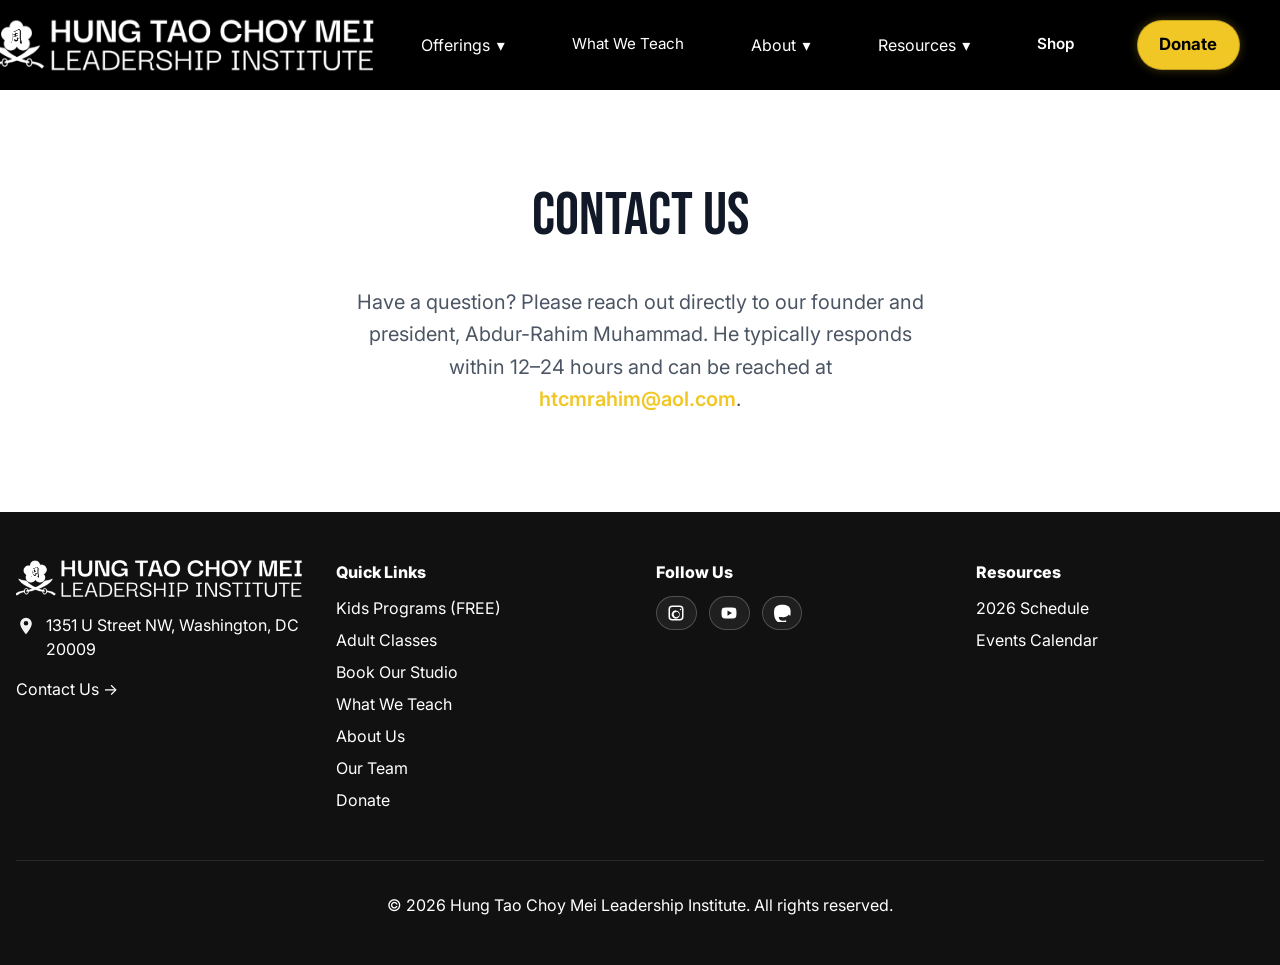
<file: contact.html>
﻿<!DOCTYPE html>
<html lang="en">
<head>
    <meta charset="UTF-8">
    <meta name="viewport" content="width=device-width, initial-scale=1.0">
    <title>Contact Us | Hung Tao Choy Mei Leadership Institute</title>
    <meta name="description" content="Get in touch with the Hung Tao Choy Mei Leadership Institute. We're here to answer your questions about our martial arts programs in Washington, DC.">
    <meta property="og:type" content="website">
    <meta property="og:site_name" content="Hung Tao Choy Mei Leadership Institute">
    <meta property="og:title" content="Contact Us | Hung Tao Choy Mei Leadership Institute">
    <meta property="og:description" content="Get in touch with the Hung Tao Choy Mei Leadership Institute. We're here to answer your questions about our martial arts programs in Washington, DC.">

    <!-- Favicon -->
    <link rel="icon" href="images/jowga/favicon.ico" type="image/vnd.microsoft.icon">

    <!-- Google Fonts -->
    <link rel="preconnect" href="https://fonts.googleapis.com">
    <link rel="preconnect" href="https://fonts.gstatic.com" crossorigin>
    <link href="https://fonts.googleapis.com/css2?family=Bebas+Neue&family=Inter:wght@400;500;600;700;800&display=swap" rel="stylesheet">

    <!-- Tailwind CSS (precompiled: npx tailwindcss -c tailwind.config.js -i tailwind.input.css -o css/tailwind.css --minify) -->
    <link rel="stylesheet" href="css/tailwind.css">

    <style>
        /* Fix horizontal scroll / shift issue */
        html, body { overflow-x: hidden; max-width: 100vw; }

        :root{
            --bg:#ffffff;
            --text:#1b1b1b;
            --muted:#3f3f3f;
            --border:rgba(0,0,0,.14);
            --shadow:0 10px 24px rgba(0,0,0,.10);
            --brand-dark:#2b2b2b;
            --brand-deep:#0b2a3c;
            --brand-gold:#f0c724;
            --link:#0d6efd;
            --container:1320px;
            --radius:14px;
            --radius-lg:18px;
            --step--1: clamp(.92rem,.88rem+.2vw,1rem);
            --step-0: clamp(1rem,.95rem+.25vw,1.125rem);
            --step-1: clamp(1.15rem,1.05rem+.6vw,1.5rem);
            --step-2: clamp(1.4rem,1.15rem+1.1vw,2rem);
            --step-3: clamp(1.75rem,1.2rem+1.9vw,2.6rem);
            --step-4: clamp(2.05rem,1.25rem+3vw,3.15rem);
            --s2:.75rem;--s3:1rem;--s4:1.5rem;--s5:2rem;--s6:3rem;--s7:4rem;
        }

        .site-logo{filter:invert(1) brightness(2)}

        .site-header{background:#000;color:#fff}
        .navbar{display:grid;grid-template-columns:auto 1fr auto;align-items:center;gap:1.5rem;padding:1.25rem 0}

        .brand{display:flex;align-items:center;gap:.75rem;text-decoration:none;color:#fff;font-weight:800;letter-spacing:.02em}
        .brand img{display:block;transform:scale(1.15)}

        .nav-toggle{display:none;border:1px solid rgba(255,255,255,.25);background:rgba(255,255,255,.08);color:#fff;border-radius:12px;padding:.7rem 1rem;font-weight:700;font-size:1.05rem}

        nav[aria-label="Primary"] ul{list-style:none;margin:0;padding:0;display:flex;align-items:center;justify-content:space-evenly;gap:.5rem;flex-wrap:wrap;width:100%}
        .menu-item{position:relative}
        .nav-link{color:#fff;text-decoration:none;display:inline-flex;align-items:center;gap:.4rem;padding:.7rem .8rem;border-radius:12px;position:relative;transition:transform 140ms ease, background 140ms ease, box-shadow 140ms ease;font-size:.95rem;font-weight:600}
        .nav-link:hover{background:rgba(255,255,255,.10);transform:translateY(-1px);box-shadow:0 6px 14px rgba(0,0,0,.25)}
        .nav-link::after{content:"";position:absolute;left:.7rem;right:.7rem;bottom:.35rem;height:2px;background:rgba(240,199,36,.9);transform:scaleX(0);transform-origin:left;transition:transform 160ms ease;border-radius:999px}
        .nav-link:hover::after{transform:scaleX(1)}
        button.nav-link{border:0;background:transparent;font:inherit;cursor:pointer}

        .dropdown{position:absolute;left:0;top:calc(100% + .35rem);min-width:15rem;background:#fff;color:var(--text);border:1px solid var(--border);border-radius:14px;box-shadow:var(--shadow);padding:.4rem;display:none;z-index:20}
        .dropdown a{display:block;padding:.6rem .75rem;border-radius:10px;color:var(--text);text-decoration:none}
        .dropdown a:hover{background:rgba(13,110,253,.08)}
        .menu-item[data-open="true"]>.dropdown{display:block}

        .nav-actions{display:flex;align-items:center;gap:.5rem;flex-wrap:wrap;justify-content:flex-end}
        .nav-actions .btn{transition:transform 140ms ease, box-shadow 140ms ease}
        .nav-actions .btn:hover{transform:translateY(-1px);box-shadow:0 8px 18px rgba(0,0,0,.28)}

        .btn{display:inline-flex;align-items:center;justify-content:center;min-height:48px;padding:.7rem 1.35rem;border-radius:999px;border:1px solid rgba(255,255,255,.25);background:transparent;color:#fff;text-decoration:none;font-weight:700;font-size:1.05rem}
        .btn:hover{background:rgba(255,255,255,.10)}
        .btn--donate{background:var(--brand-gold);border-color:rgba(0,0,0,.2);color:#000;box-shadow:0 0 10px rgba(240,199,36,.28)}

        .nav-main{display:grid;grid-template-columns:1fr auto;align-items:center;gap:1rem}

        @media (max-width:1150px){
            .nav-toggle{display:inline-flex;justify-self:end}
            .nav-main{display:none}
            .nav-main[data-open="true"]{display:block;grid-column:1 / -1;background:#000}
            .navbar{grid-template-columns:1fr auto}
            .brand img{transform:none;max-width:min(300px,60vw);height:auto}

            nav[aria-label="Primary"] ul{flex-direction:column;align-items:stretch;padding:.5rem 0;justify-content:flex-start}
            .dropdown{position:static;box-shadow:none}
            .menu-item{width:100%}
            .nav-link{width:100%;justify-content:space-between}
            .nav-actions{width:100%;justify-content:flex-start;padding:.25rem 0 .5rem}
        }

        footer{background:#111;color:#fff;padding:var(--s6) 0}
        .footer-grid{display:grid;grid-template-columns:repeat(4,1fr);gap:var(--s5)}
        footer h2{font-size:var(--step-1);margin:0 0 .75rem;font-weight:800}
        .footer-col a{color:#fff;transition:color 0.3s ease}
        .footer-col a:hover{color:var(--brand-gold)}
        .footer-list{list-style:none;margin:0;padding:0;display:grid;gap:.5rem}
        .contact-item{display:flex;gap:.6rem;align-items:flex-start}
        .icon{width:20px;height:20px;flex:0 0 20px;opacity:.95;margin-top:.15rem}
        .social{display:flex;gap:.75rem;align-items:center;flex-wrap:wrap}
        .social a{display:inline-flex;align-items:center;gap:.5rem;text-decoration:none;padding:.45rem .65rem;border:1px solid rgba(255,255,255,.22);border-radius:999px;background:rgba(255,255,255,.06)}
        .social a:hover{background:rgba(255,255,255,.12)}
        .social svg{width:18px;height:18px;display:block}
        .visually-hidden{position:absolute!important;width:1px;height:1px;padding:0;margin:-1px;overflow:hidden;clip:rect(0,0,0,0);white-space:nowrap;border:0}

        .container{width:min(100% - 2rem,var(--container));margin-inline:auto}

        @media (max-width:980px){
            .footer-grid{grid-template-columns:1fr 1fr}
        }
        @media (max-width:560px){
            .footer-grid{grid-template-columns:1fr}
        }

        /* Contact form styles */
        .contact-form input,
        .contact-form textarea,
        .contact-form select {
            width: 100%;
            padding: 0.75rem 1rem;
            border: 1.5px solid #d1d5db;
            border-radius: 10px;
            font-family: inherit;
            font-size: 1rem;
            color: #1b1b1b;
            background: #fff;
            transition: border-color 0.2s ease, box-shadow 0.2s ease;
            outline: none;
        }
        .contact-form input:focus,
        .contact-form textarea:focus,
        .contact-form select:focus {
            border-color: var(--brand-gold);
            box-shadow: 0 0 0 3px rgba(240,199,36,.18);
        }
        .contact-form label {
            display: block;
            font-weight: 600;
            margin-bottom: 0.4rem;
            color: #374151;
            font-size: 0.95rem;
        }
        .contact-form textarea {
            resize: vertical;
            min-height: 140px;
        }
        .submit-btn {
            display: inline-flex;
            align-items: center;
            justify-content: center;
            padding: 0.85rem 2.5rem;
            background: var(--brand-gold);
            color: #000;
            font-weight: 700;
            font-size: 1.05rem;
            border: none;
            border-radius: 999px;
            cursor: pointer;
            transition: background 0.2s ease, transform 0.15s ease, box-shadow 0.2s ease;
            box-shadow: 0 4px 14px rgba(240,199,36,.35);
        }
        .submit-btn:hover {
            background: #e6bb1a;
            transform: translateY(-1px);
            box-shadow: 0 8px 20px rgba(240,199,36,.45);
        }
        .info-card {
            display: flex;
            gap: 1rem;
            align-items: flex-start;
            padding: 1.25rem;
            background: #f9fafb;
            border-radius: 12px;
            border: 1px solid #e5e7eb;
        }
        .info-card-icon {
            width: 44px;
            height: 44px;
            background: var(--brand-gold);
            border-radius: 10px;
            display: flex;
            align-items: center;
            justify-content: center;
            flex-shrink: 0;
        }
        .info-card-icon svg {
            width: 22px;
            height: 22px;
        }

        /* Custom scrollbar */
        ::-webkit-scrollbar { width: 10px; }
        ::-webkit-scrollbar-track { background: hsl(0, 0%, 9%); }
        ::-webkit-scrollbar-thumb { background: hsl(47, 87%, 54%); border-radius: 5px; }

        /* Coming Soon Toast */
        .coming-soon-toast {
            position: fixed;
            bottom: 1.5rem;
            right: 1.5rem;
            display: flex;
            align-items: center;
            gap: 0.5rem;
            background: #111;
            color: #fff;
            padding: 0.8rem 1.25rem;
            border-radius: 999px;
            border: 1px solid #f0c724;
            box-shadow: 0 8px 24px rgba(0,0,0,.35);
            font-size: 0.9rem;
            font-weight: 600;
            z-index: 10000;
            opacity: 0;
            transform: translateY(12px);
            pointer-events: none;
            transition: opacity 0.25s ease, transform 0.25s ease;
        }
        .coming-soon-toast.show {
            opacity: 1;
            transform: translateY(0);
        }
        .coming-soon-toast svg {
            width: 18px;
            height: 18px;
            color: #f0c724;
            flex-shrink: 0;
        }
        @media (max-width: 480px) {
            .coming-soon-toast {
                left: 1rem;
                right: 1rem;
                bottom: 1rem;
                justify-content: center;
            }
        }
    </style>
</head>
<body class="bg-white text-gray-900 font-sans">
    <!-- Header/Navigation -->
    <header class="site-header" role="banner">
        <div class="container">
            <div class="navbar">
                <a href="index.html" class="brand" aria-label="HUNG TAO CHOY MEI LEADERSHIP INSTITUTE home"><img class="site-logo" src="images/jowga/logo.png" alt="Hung Tao Choy Mei Leadership Institute" width="335" height="44" loading="eager" decoding="async" /></a>

                <button class="nav-toggle" type="button" aria-controls="primary-nav" aria-expanded="false">Menu</button>

                <div class="nav-main" id="primary-nav" data-open="false">
                    <nav aria-label="Primary">
                        <ul>
                            <li class="menu-item">
                                <button class="nav-link" type="button" aria-haspopup="true" aria-expanded="false">Offerings <span aria-hidden="true">▾</span></button>
                                <div class="dropdown" role="menu">
                                    <a role="menuitem" href="children_program.html">Kids Programs (FREE)</a>
                                    <a role="menuitem" href="adult-program.html">Adult Classes</a>
                                    <a role="menuitem" href="https://www.peerspace.com/pages/listings/5aaab30bb5c4b156000c8347" target="_blank" rel="noopener noreferrer">Book Our Studio</a>
                                    <a role="menuitem" href="#" class="js-coming-soon">Book a Performance</a>
                                </div>
                            </li>

                            <li class="menu-item"><a class="nav-link" href="core-curriculum.html" style="font-weight: 400; font-size: 0.95rem;">What We Teach</a></li>

                            <li class="menu-item">
                                <button class="nav-link" type="button" aria-haspopup="true" aria-expanded="false">About <span aria-hidden="true">▾</span></button>
                                <div class="dropdown" role="menu">
                                    <a role="menuitem" href="about-us.html">About Us</a>
                                    <a role="menuitem" href="index.html#history">Our History</a>
                                    <a role="menuitem" href="our-team.html">Our Team</a>
                                    <a role="menuitem" href="jow-ga-explained.html">Jow Ga Explained</a>
                                </div>
                            </li>

                            <li class="menu-item">
                                <button class="nav-link" type="button" aria-haspopup="true" aria-expanded="false">Resources <span aria-hidden="true">▾</span></button>
                                <div class="dropdown" role="menu">
                                    <a role="menuitem" href="#" class="js-coming-soon">2026 Schedule</a>
                                    <a role="menuitem" href="#" class="js-coming-soon">Events Calendar</a>
                                </div>
                            </li>
                            <li class="menu-item"><a class="nav-link" href="https://www.zeffy.com/en-US/ticketing/hung-tao-choy-mei-leadership-institutes-shop" target="_blank" rel="noopener noreferrer">Shop</a></li>
                        </ul>
                    </nav>

                    <div class="nav-actions">
                        <a class="btn btn--donate" href="donate.html">Donate</a>
                    </div>
                </div>
            </div>
        </div>
    </header>

    <!-- Main Content -->
    <main>
        <section class="py-16 md:py-24 bg-white">
            <div class="container max-w-4xl mx-auto">
                <div class="text-center mb-10">
                    <h1 class="font-bebas text-5xl md:text-6xl text-gray-900">Contact Us</h1>
                </div>

                <div class="text-center max-w-xl mx-auto">
                    <p class="text-xl text-gray-600 leading-relaxed">
                        Have a question? Please reach out directly to our founder and president, Abdur-Rahim Muhammad. He typically responds within 12&ndash;24 hours and can be reached at
                        <a href="mailto:htcmrahim@aol.com" class="font-semibold" style="color:var(--brand-gold)">htcmrahim@aol.com</a>.
                    </p>
                </div>

            </div>
        </section>
    </main>

    <!-- Footer -->
    <footer role="contentinfo">
        <div class="container">
            <div class="footer-grid">
                <div class="footer-col">
                    <a href="index.html" aria-label="Home">
                        <img class="site-logo" src="images/jowga/logo.png" alt="Hung Tao Choy Mei Leadership Institute" width="335" height="44" loading="lazy" decoding="async" />
                    </a>
                    <div style="height:1rem"></div>
                    <div class="footer-list">
                        <div class="contact-item">
                            <svg class="icon" viewBox="0 0 24 24" aria-hidden="true"><path fill="currentColor" d="M12 2a7 7 0 0 1 7 7c0 5.25-7 13-7 13S5 14.25 5 9a7 7 0 0 1 7-7m0 9.5A2.5 2.5 0 1 0 12 6a2.5 2.5 0 0 0 0 5.5"/></svg>
                            <div><a href="https://www.google.com/maps/search/?api=1&query=1351+U+Street+NW,+Washington,+DC+20009" target="_blank" rel="noopener">1351 U Street NW, Washington, DC 20009</a></div>
                        </div>
                        <div class="contact-item" style="margin-top:0.5rem;">
                            <div style="font-weight:400;font-size:1rem;"><a href="contact.html">Contact Us &rarr;</a></div>
                        </div>
                    </div>
                </div>

                <div class="footer-col">
                    <h2>Quick Links</h2>
                    <ul class="footer-list">
                        <li><a href="children_program.html">Kids Programs (FREE)</a></li>
                        <li><a href="adult-program.html">Adult Classes</a></li>
                        <li><a href="https://www.peerspace.com/pages/listings/5aaab30bb5c4b156000c8347" target="_blank" rel="noopener noreferrer">Book Our Studio</a></li>
                        <li><a href="core-curriculum.html">What We Teach</a></li>
                        <li><a href="about-us.html">About Us</a></li>
                        <li><a href="our-team.html">Our Team</a></li>
                        <li><a href="donate.html">Donate</a></li>
                    </ul>
                </div>

                <div class="footer-col">
                    <h2>Follow Us</h2>
                    <div class="social">
                        <a href="https://www.instagram.com/hungtaochoymei" rel="noopener" aria-label="Instagram">
                            <svg viewBox="0 0 24 24" aria-hidden="true"><path fill="currentColor" d="M7 2h10a5 5 0 0 1 5 5v10a5 5 0 0 1-5 5H7a5 5 0 0 1-5-5V7a5 5 0 0 1 5-5m10 2H7a3 3 0 0 0-3 3v10a3 3 0 0 0 3 3h10a3 3 0 0 0 3-3V7a3 3 0 0 0-3-3m-5 4.5A5.5 5.5 0 1 1 6.5 12 5.5 5.5 0 0 1 12 8.5m0 2A3.5 3.5 0 1 0 15.5 12 3.5 3.5 0 0 0 12 10.5M18 6.2a1 1 0 1 1-1 1 1 1 0 0 1 1-1"/></svg>
                            <span class="visually-hidden">Instagram</span>
                        </a>
                        <a href="https://youtube.com/@htcmrahim?si=JBiVO7Yl-VWsVz7-" rel="noopener" aria-label="YouTube">
                            <svg viewBox="0 0 24 24" aria-hidden="true"><path fill="currentColor" d="M21.6 7.2a3 3 0 0 0-2.1-2.1C17.7 4.6 12 4.6 12 4.6s-5.7 0-7.5.5A3 3 0 0 0 2.4 7.2 31.4 31.4 0 0 0 2 12a31.4 31.4 0 0 0 .4 4.8 3 3 0 0 0 2.1 2.1c1.8.5 7.5.5 7.5.5s5.7 0 7.5-.5a3 3 0 0 0 2.1-2.1A31.4 31.4 0 0 0 22 12a31.4 31.4 0 0 0-.4-4.8M10 15.5v-7l6 3.5z"/></svg>
                            <span class="visually-hidden">YouTube</span>
                        </a>
                        <a href="https://universeodon.com/@jowgadc" rel="noopener" aria-label="Mastodon">
                            <svg viewBox="0 0 24 24" aria-hidden="true"><path fill="currentColor" d="M20.94 14c-.28 1.41-2.52 2.95-5.08 3.25-1.33.16-2.64.3-4.04.24-2.3-.11-4.11-.57-4.11-.57 0 .23.02.45.04.66.38 3.84 2.87 4.57 5.23 4.69 2.38.12 4.5-.59 4.5-.59l.1 2.2s-1.67.9-4.63.96c-1.63.03-3.66-.04-6.03-.67C3.65 22.83 1.86 18.65 1.5 14.41c-.14-1.62-.05-3.15-.05-4.43 0-5.6 3.67-7.24 3.67-7.24C6.81 1.67 9.59 1.03 12.44 1h.07c2.85.03 5.64.67 7.32 1.74 0 0 3.67 1.64 3.67 7.24 0 0 .05 4.12-.56 6.02z"/></svg>
                            <span class="visually-hidden">Mastodon</span>
                        </a>
                    </div>
                </div>

                <div class="footer-col">
                    <h2>Resources</h2>
                    <ul class="footer-list">
                        <li><a href="#" class="js-coming-soon">2026 Schedule</a></li>
                        <li><a href="#" class="js-coming-soon">Events Calendar</a></li>
                    </ul>
                </div>
            </div>

            <div style="margin-top:3rem;padding-top:2rem;border-top:1px solid rgba(255,255,255,.1);text-align:center">
                <p>&copy; 2026 Hung Tao Choy Mei Leadership Institute. All rights reserved.</p>
            </div>
        </div>
    </footer>

    <script>
        // Show success message if redirected back after form submission
        if (window.location.search.includes('sent=true')) {
            const msg = document.getElementById('success-msg');
            if (msg) msg.style.display = 'block';
        }

        // Navigation functionality
        (function(){
          const navToggle=document.querySelector('.nav-toggle');
          const navMain=document.querySelector('#primary-nav');
          const menuItems=Array.from(document.querySelectorAll('.menu-item'));

          function closeAll(except){
            menuItems.forEach(li=>{
              if(except && li===except) return;
              li.dataset.open='false';
              const btn=li.querySelector('button.nav-link');
              if(btn) btn.setAttribute('aria-expanded','false');
            });
          }

          function openDropdown(li){
            closeAll(li);
            li.dataset.open='true';
            const btn=li.querySelector('button.nav-link');
            if(btn) btn.setAttribute('aria-expanded','true');
          }

          navToggle?.addEventListener('click',()=>{
            const open=navMain.getAttribute('data-open')==='true';
            navMain.setAttribute('data-open',String(!open));
            navToggle.setAttribute('aria-expanded',String(!open));
            if(open) closeAll();
          });

          menuItems.forEach(li=>{
            const btn=li.querySelector('button.nav-link');
            if(!btn) return;

            btn.addEventListener('click',(e)=>{
              e.preventDefault();
              const isOpen=li.dataset.open==='true';
              closeAll(li);
              li.dataset.open=String(!isOpen);
              btn.setAttribute('aria-expanded',String(!isOpen));
            });

            li.addEventListener('mouseenter',()=>{
              if(window.innerWidth > 980){
                openDropdown(li);
              }
            });

            li.addEventListener('mouseleave',()=>{
              if(window.innerWidth > 980){
                setTimeout(()=>{
                  if(!li.matches(':hover')){
                    li.dataset.open='false';
                    btn.setAttribute('aria-expanded','false');
                  }
                }, 100);
              }
            });
          });

          document.addEventListener('click',(e)=>{
            const t=e.target;
            if(!(t instanceof Element)) return;
            if(!t.closest('.nav-main')) closeAll();
          });

                document.addEventListener('keydown',(e)=>{ if(e.key==='Escape') closeAll(); });

      // Coming Soon toast for not-yet-available links
      var comingSoonTimer;
      document.querySelectorAll('a.js-coming-soon').forEach(function(link){
        link.addEventListener('click', function(e){
          e.preventDefault();
          closeAll();
          if (navMain) navMain.setAttribute('data-open','false');
          if (navToggle) navToggle.setAttribute('aria-expanded','false');
          var comingSoonToast = document.getElementById('comingSoonToast');
          if (!comingSoonToast) return;
          comingSoonToast.classList.add('show');
          clearTimeout(comingSoonTimer);
          comingSoonTimer = setTimeout(function(){
            comingSoonToast.classList.remove('show');
          }, 2200);
        });
      });
        })();
    </script>

  <!-- Coming Soon Toast -->
  <div id="comingSoonToast" class="coming-soon-toast" role="status" aria-live="polite">
    <svg viewBox="0 0 24 24" fill="none" stroke="currentColor" stroke-width="2" stroke-linecap="round" stroke-linejoin="round"><circle cx="12" cy="12" r="9"/><path d="M12 7v5l3 3"/></svg>
    <span>Coming soon!</span>
  </div>
</body>
</html>
</file>
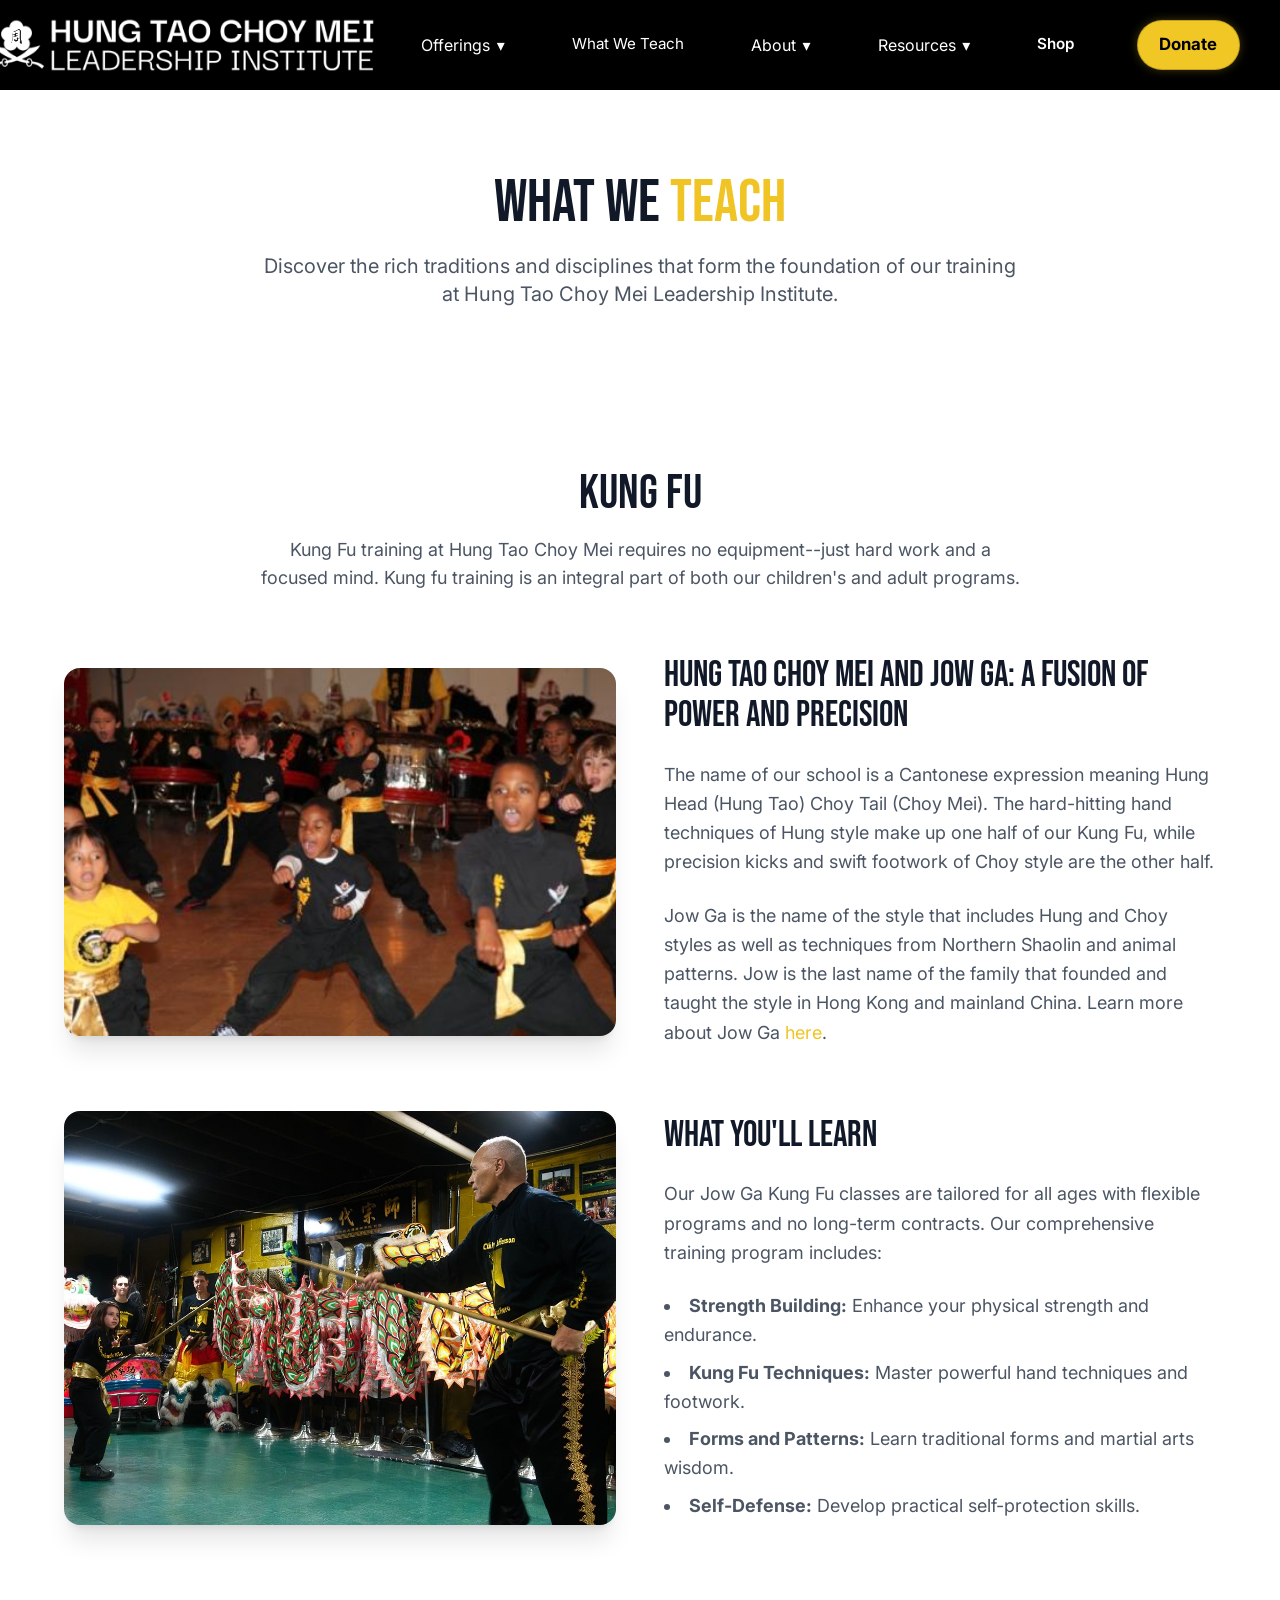
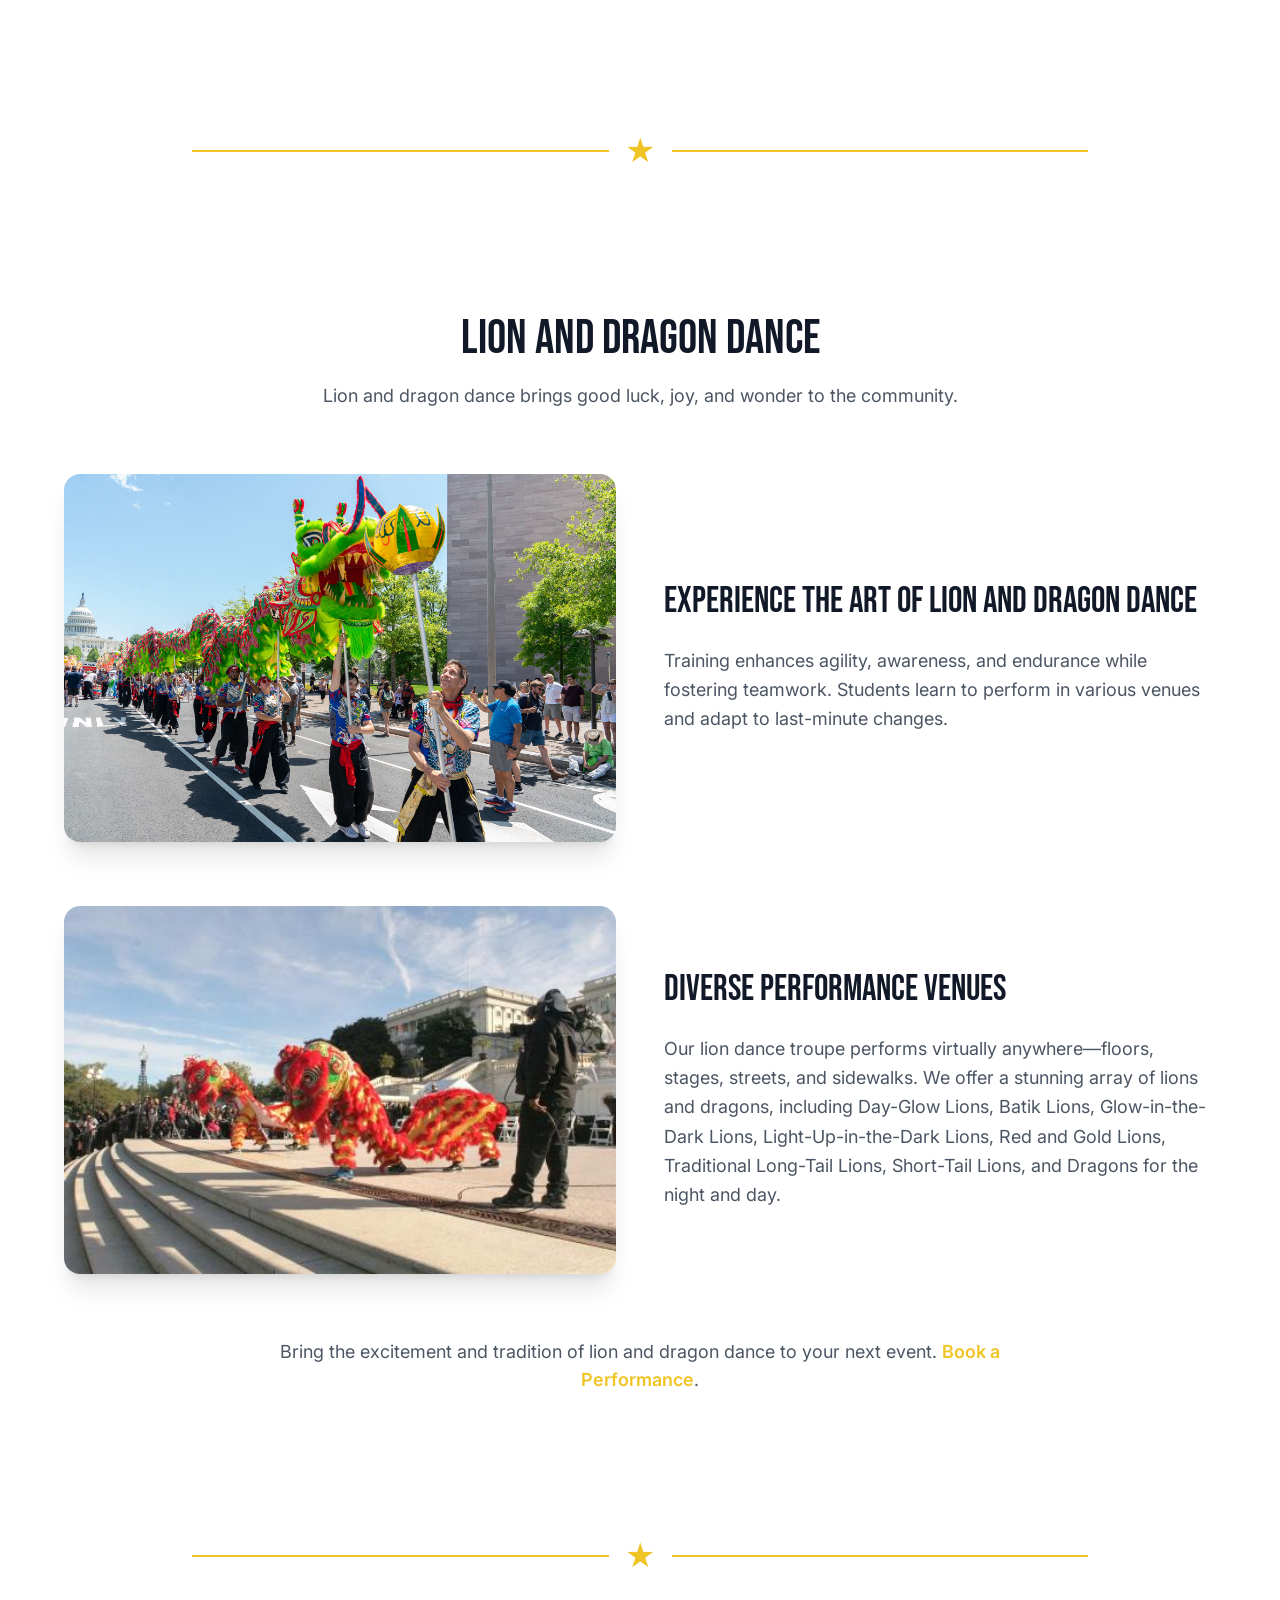
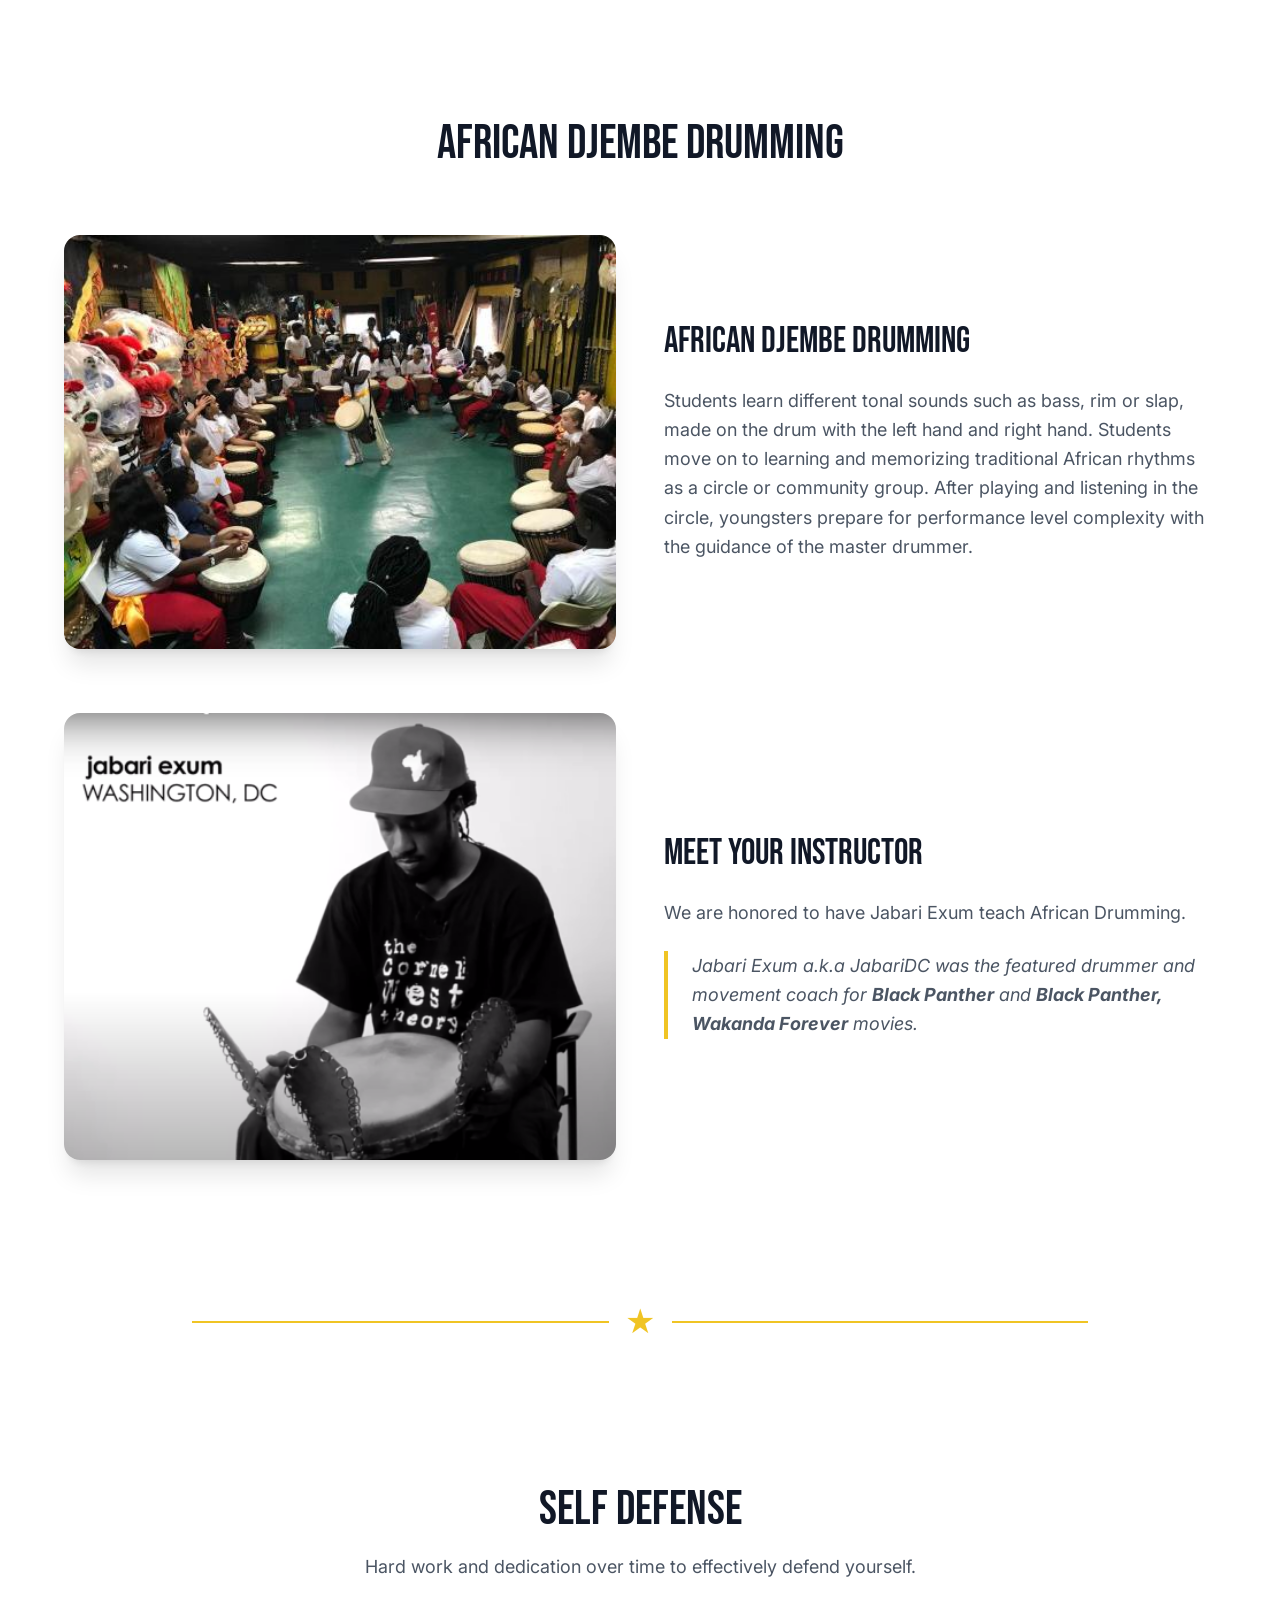
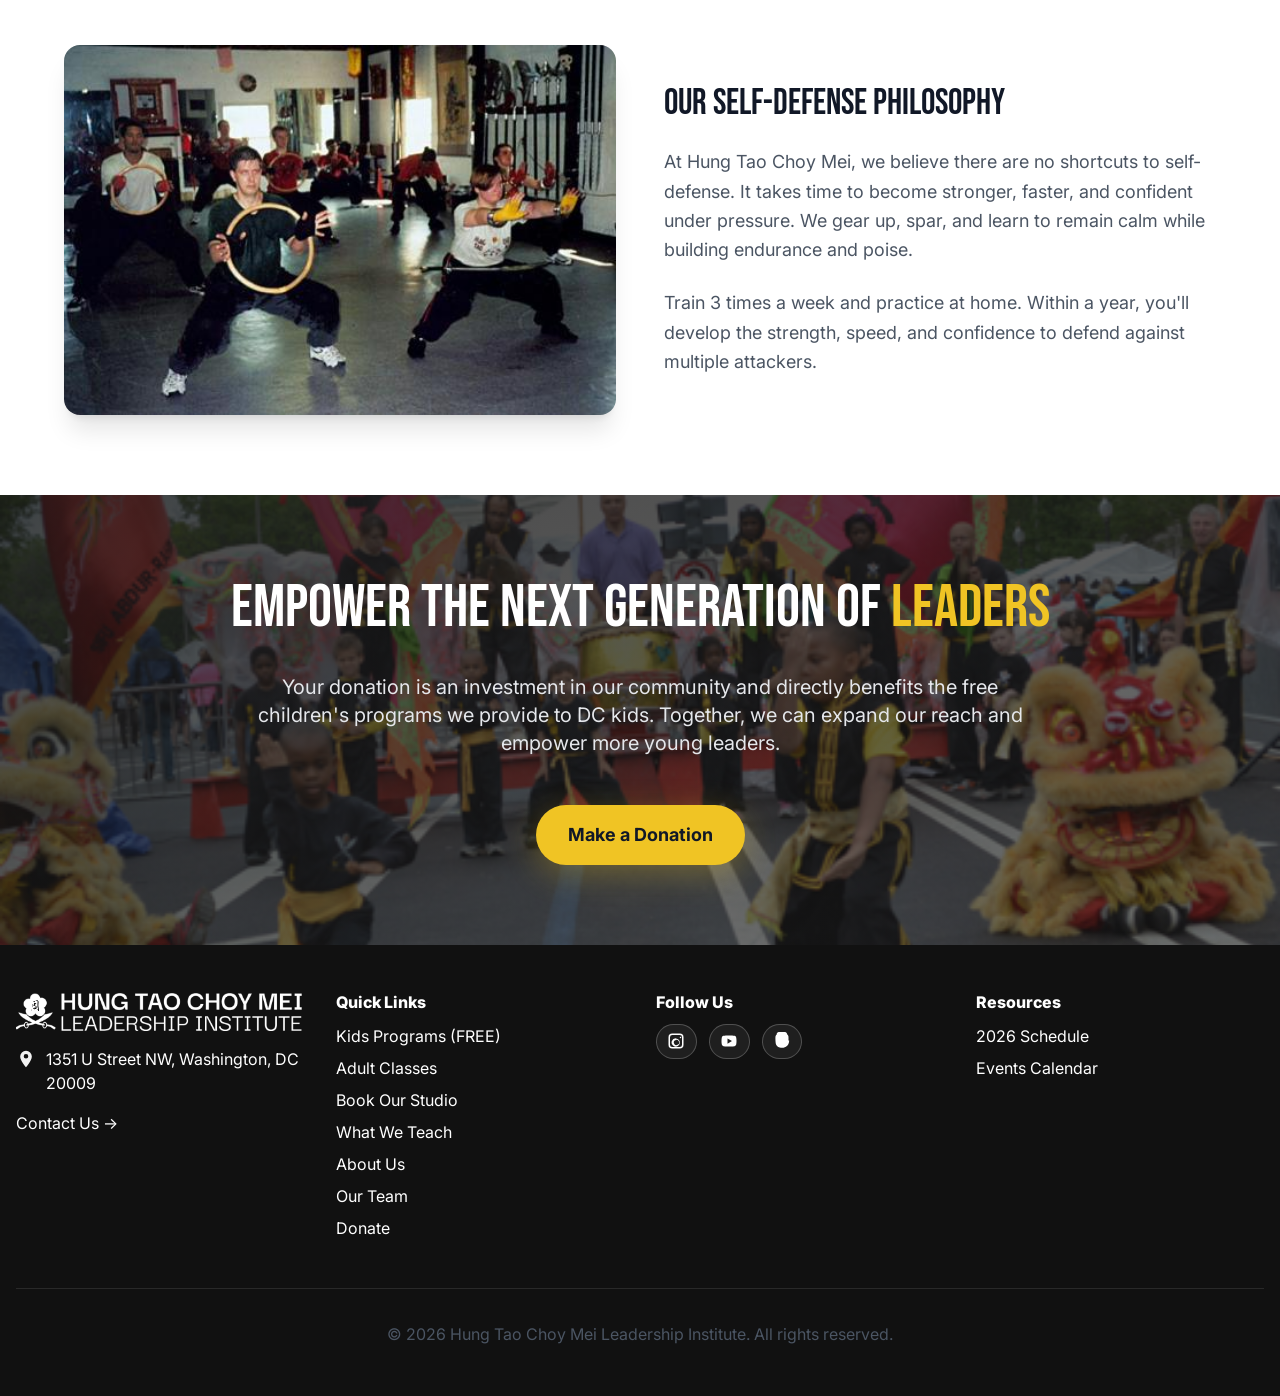
<file: core-curriculum.html>
﻿<!DOCTYPE html>
<html lang="en">
<head>
    <meta charset="UTF-8">
    <meta name="viewport" content="width=device-width, initial-scale=1.0">
    <title>What We Teach | Hung Tao Choy Mei Leadership Institute</title>
    <meta name="description" content="Explore what we teach, including Kung Fu, Lion & Dragon Dance, African Drumming, and Self Defense training.">
    <meta property="og:type" content="website">
    <meta property="og:site_name" content="Hung Tao Choy Mei Leadership Institute">
    <meta property="og:title" content="What We Teach | Hung Tao Choy Mei Leadership Institute">
    <meta property="og:description" content="Explore what we teach, including Kung Fu, Lion & Dragon Dance, African Drumming, and Self Defense training.">

    <!-- Favicon -->
    <link rel="icon" href="images/jowga/favicon.ico" type="image/vnd.microsoft.icon">

    <!-- Google Fonts -->
    <link rel="preconnect" href="https://fonts.googleapis.com">
    <link rel="preconnect" href="https://fonts.gstatic.com" crossorigin>
    <link href="https://fonts.googleapis.com/css2?family=Bebas+Neue&family=Inter:wght@400;500;600;700;800&display=swap" rel="stylesheet">

    <!-- Tailwind CSS (precompiled: npx tailwindcss -c tailwind.config.js -i tailwind.input.css -o css/tailwind.css --minify) -->
    <link rel="stylesheet" href="css/tailwind.css">

    <style>
        /* Fix horizontal scroll / shift issue */
        html, body { overflow-x: hidden; max-width: 100vw; }

        /* CSS Variables from index (1).html */
        :root{
            --bg:#ffffff;
            --text:#1b1b1b;
            --muted:#3f3f3f;
            --border:rgba(0,0,0,.14);
            --shadow:0 10px 24px rgba(0,0,0,.10);
            --brand-dark:#2b2b2b;
            --brand-deep:#0b2a3c;
            --brand-gold:#f0c724;
            --link:#0d6efd;
            --container:1320px;
            --radius:14px;
            --radius-lg:18px;
            --step--1: clamp(.92rem,.88rem+.2vw,1rem);
            --step-0: clamp(1rem,.95rem+.25vw,1.125rem);
            --step-1: clamp(1.15rem,1.05rem+.6vw,1.5rem);
            --step-2: clamp(1.4rem,1.15rem+1.1vw,2rem);
            --step-3: clamp(1.75rem,1.2rem+1.9vw,2.6rem);
            --step-4: clamp(2.05rem,1.25rem+3vw,3.15rem);
            --s2:.75rem;--s3:1rem;--s4:1.5rem;--s5:2rem;--s6:3rem;--s7:4rem;
        }

        /* Logo styling - make it completely white */
        .site-logo{filter:invert(1) brightness(2)}

        /* Header / nav styles */
        .site-header{background:#000;color:#fff}
        .navbar{display:grid;grid-template-columns:auto 1fr auto;align-items:center;gap:1.5rem;padding:1.25rem 0}

        .brand{display:flex;align-items:center;gap:.75rem;text-decoration:none;color:#fff;font-weight:800;letter-spacing:.02em}
        .brand img{display:block;transform:scale(1.15)}

        .nav-toggle{display:none;border:1px solid rgba(255,255,255,.25);background:rgba(255,255,255,.08);color:#fff;border-radius:12px;padding:.7rem 1rem;font-weight:700;font-size:1.05rem}

        nav[aria-label="Primary"] ul{list-style:none;margin:0;padding:0;display:flex;align-items:center;justify-content:space-evenly;gap:.5rem;flex-wrap:wrap;width:100%}
        .menu-item{position:relative}
        .nav-link{color:#fff;text-decoration:none;display:inline-flex;align-items:center;gap:.4rem;padding:.7rem .8rem;border-radius:12px;position:relative;transition:transform 140ms ease, background 140ms ease, box-shadow 140ms ease;font-size:.95rem;font-weight:600}
        .nav-link:hover{background:rgba(255,255,255,.10);transform:translateY(-1px);box-shadow:0 6px 14px rgba(0,0,0,.25)}
        .nav-link::after{content:"";position:absolute;left:.7rem;right:.7rem;bottom:.35rem;height:2px;background:rgba(240,199,36,.9);transform:scaleX(0);transform-origin:left;transition:transform 160ms ease;border-radius:999px}
        .nav-link:hover::after{transform:scaleX(1)}
        button.nav-link{border:0;background:transparent;font:inherit;cursor:pointer}

        .dropdown{position:absolute;left:0;top:calc(100% + .35rem);min-width:15rem;background:#fff;color:var(--text);border:1px solid var(--border);border-radius:14px;box-shadow:var(--shadow);padding:.4rem;display:none;z-index:20}
        .dropdown a{display:block;padding:.6rem .75rem;border-radius:10px;color:var(--text);text-decoration:none}
        .dropdown a:hover{background:rgba(13,110,253,.08)}
        .menu-item[data-open="true"]>.dropdown{display:block}

        .nav-actions{display:flex;align-items:center;gap:.5rem;flex-wrap:wrap;justify-content:flex-end}
        .nav-actions .btn{transition:transform 140ms ease, box-shadow 140ms ease}
        .nav-actions .btn:hover{transform:translateY(-1px);box-shadow:0 8px 18px rgba(0,0,0,.28)}

        .btn{display:inline-flex;align-items:center;justify-content:center;min-height:48px;padding:.7rem 1.35rem;border-radius:999px;border:1px solid rgba(255,255,255,.25);background:transparent;color:#fff;text-decoration:none;font-weight:700;font-size:1.05rem}
        .btn:hover{background:rgba(255,255,255,.10)}
        .btn--donate{background:var(--brand-gold);border-color:rgba(0,0,0,.2);color:#000;box-shadow:0 0 10px rgba(240,199,36,.28)}

        .nav-main{display:grid;grid-template-columns:1fr auto;align-items:center;gap:1rem}

        @media (max-width:1150px){
            .nav-toggle{display:inline-flex;justify-self:end}
            .nav-main{display:none}
            .nav-main[data-open="true"]{display:block;grid-column:1 / -1;background:#000}
            .navbar{grid-template-columns:1fr auto}
            .brand img{transform:none;max-width:min(300px,60vw);height:auto}

            nav[aria-label="Primary"] ul{flex-direction:column;align-items:stretch;padding:.5rem 0;justify-content:flex-start}
            .dropdown{position:static;box-shadow:none}
            .menu-item{width:100%}
            .nav-link{width:100%;justify-content:space-between}
            .nav-actions{width:100%;justify-content:flex-start;padding:.25rem 0 .5rem}
        }

        /* Footer styling from index (1).html */
        footer{background:#111;color:#fff;padding:var(--s6) 0}
        .footer-grid{display:grid;grid-template-columns:repeat(4,1fr);gap:var(--s5)}
        footer h2{font-size:var(--step-1);margin:0 0 .75rem;font-weight:800}
        .footer-col a{color:#fff;transition:color 0.3s ease}
        .footer-col a:hover{color:var(--brand-gold)}
        .footer-list{list-style:none;margin:0;padding:0;display:grid;gap:.5rem}
        .contact-item{display:flex;gap:.6rem;align-items:flex-start}
        .icon{width:20px;height:20px;flex:0 0 20px;opacity:.95;margin-top:.15rem}
        .social{display:flex;gap:.75rem;align-items:center;flex-wrap:wrap}
        .social a{display:inline-flex;align-items:center;gap:.5rem;text-decoration:none;padding:.45rem .65rem;border:1px solid rgba(255,255,255,.22);border-radius:999px;background:rgba(255,255,255,.06)}
        .social a:hover{background:rgba(255,255,255,.12)}
        .social svg{width:18px;height:18px;display:block}
        .visually-hidden{position:absolute!important;width:1px;height:1px;padding:0;margin:-1px;overflow:hidden;clip:rect(0,0,0,0);white-space:nowrap;border:0}

        /* Container styling for footer */
        .container{width:min(100% - 2rem,var(--container));margin-inline:auto}

        /* Interactive Animations */
        @keyframes fadeInUp {
            from {
                opacity: 0;
                transform: translateY(30px);
            }
            to {
                opacity: 1;
                transform: translateY(0);
            }
        }

        @keyframes slideInLeft {
            from {
                opacity: 0;
                transform: translateX(-50px);
            }
            to {
                opacity: 1;
                transform: translateX(0);
            }
        }

        @keyframes slideInRight {
            from {
                opacity: 0;
                transform: translateX(50px);
            }
            to {
                opacity: 1;
                transform: translateX(0);
            }
        }

        @keyframes float {
            0%, 100% { transform: translateY(0px); }
            50% { transform: translateY(-15px); }
        }

        @keyframes shimmer {
            0% { background-position: -1000px 0; }
            100% { background-position: 1000px 0; }
        }

        .animate-on-scroll {
            opacity: 0;
        }

        .animate-on-scroll.visible {
            animation: fadeInUp 0.8s ease-out forwards;
        }

        .slide-left.visible {
            animation: slideInLeft 0.8s ease-out forwards;
        }

        .slide-right.visible {
            animation: slideInRight 0.8s ease-out forwards;
        }

        /* Hover effects */
        .hover-lift {
            transition: transform 0.3s ease, box-shadow 0.3s ease;
        }

        .hover-lift:hover {
            transform: translateY(-8px) scale(1.02);
            box-shadow: 0 20px 40px rgba(0,0,0,0.2);
        }

        .hover-glow:hover {
            box-shadow: 0 0 40px rgba(240, 199, 36, 0.6);
        }

        /* Image reveal effect */
        .image-reveal {
            position: relative;
            overflow: hidden;
        }

        .image-reveal::after {
            content: '';
            position: absolute;
            inset: 0;
            background: linear-gradient(90deg, transparent, rgba(240, 199, 36, 0.3), transparent);
            transform: translateX(-100%);
            transition: transform 0.6s ease;
        }

        .image-reveal:hover::after {
            transform: translateX(100%);
        }

        .image-reveal img {
            transition: transform 0.5s ease;
        }

        .image-reveal:hover img {
            transform: scale(1.08);
        }

        /* Floating decorative elements */
        .float-decoration {
            animation: float 6s ease-in-out infinite;
        }

        /* Gradient text animation */
        .gradient-text {
            background: linear-gradient(90deg, #f0c724, #ffd700, #f0c724);
            background-size: 200% auto;
            -webkit-background-clip: text;
            -webkit-text-fill-color: transparent;
            background-clip: text;
            animation: shimmer 3s linear infinite;
        }

        /* Responsive footer */
        @media (max-width:980px){
            .footer-grid{grid-template-columns:1fr 1fr}
        }
        @media (max-width:560px){
            .footer-grid{grid-template-columns:1fr}
        }

        /* Custom Animations */
        @keyframes float {
            0%, 100% { transform: translateY(0px); }
            50% { transform: translateY(-20px); }
        }

        @keyframes pulse-glow {
            0%, 100% { box-shadow: 0 0 20px hsla(47, 87%, 54%, 0.5); }
            50% { box-shadow: 0 0 40px hsla(47, 87%, 54%, 0.8); }
        }

        .animate-float {
            animation: float 6s ease-in-out infinite;
        }

        .pulse-glow {
            animation: pulse-glow 2s ease-in-out infinite;
        }

        .shadow-gold {
            box-shadow: 0 8px 32px hsla(47, 87%, 54%, 0.3);
        }

        /* Smooth scrolling */
        html {
            scroll-behavior: smooth;
        }

        /* Custom scrollbar */
        ::-webkit-scrollbar {
            width: 10px;
        }

        ::-webkit-scrollbar-track {
            background: hsl(0, 0%, 9%);
        }

        ::-webkit-scrollbar-thumb {
            background: hsl(47, 87%, 54%);
            border-radius: 5px;
        }

        /* Smooth scrolling */
        * {
            scroll-behavior: smooth;
        }

        /* Typography Improvements */
        p {
            line-height: 1.7;
            color: #4b5563;
        }

        h1, .font-bebas {
            line-height: 1.1;
        }

        h2 {
            line-height: 1.2;
        }

        h3 {
            line-height: 1.3;
            font-size: 1.75rem;
        }

        h4 {
            line-height: 1.4;
        }

        section p {
            max-width: 672px;
        }

        .text-center p, p.text-center {
            margin-left: auto;
            margin-right: auto;
        }

        .card-title {
            font-family: 'Inter', system-ui, sans-serif;
            font-weight: 700;
        }

    
        /* Coming Soon Toast */
        .coming-soon-toast {
            position: fixed;
            bottom: 1.5rem;
            right: 1.5rem;
            display: flex;
            align-items: center;
            gap: 0.5rem;
            background: #111;
            color: #fff;
            padding: 0.8rem 1.25rem;
            border-radius: 999px;
            border: 1px solid #f0c724;
            box-shadow: 0 8px 24px rgba(0,0,0,.35);
            font-size: 0.9rem;
            font-weight: 600;
            z-index: 10000;
            opacity: 0;
            transform: translateY(12px);
            pointer-events: none;
            transition: opacity 0.25s ease, transform 0.25s ease;
        }
        .coming-soon-toast.show {
            opacity: 1;
            transform: translateY(0);
        }
        .coming-soon-toast svg {
            width: 18px;
            height: 18px;
            color: #f0c724;
            flex-shrink: 0;
        }
        @media (max-width: 480px) {
            .coming-soon-toast {
                left: 1rem;
                right: 1rem;
                bottom: 1rem;
                justify-content: center;
            }
        }
    </style>
</head>
<body class="bg-white text-gray-900 font-sans">

    <!-- Header/Navigation -->
    <header class="site-header" role="banner">
        <div class="container">
            <div class="navbar">
                <a href="index.html" class="brand" aria-label="HUNG TAO CHOY MEI LEADERSHIP INSTITUTE home"><img class="site-logo" src="images/jowga/logo.png" alt="Hung Tao Choy Mei Leadership Institute" width="335" height="44" loading="eager" decoding="async" /></a>

                <button class="nav-toggle" type="button" aria-controls="primary-nav" aria-expanded="false">Menu</button>

                <div class="nav-main" id="primary-nav" data-open="false">
                    <nav aria-label="Primary">
                        <ul>
                            <li class="menu-item">
                                <button class="nav-link" type="button" aria-haspopup="true" aria-expanded="false">Offerings <span aria-hidden="true">&#9662;</span></button>
                                <div class="dropdown" role="menu">
                                    <a role="menuitem" href="children_program.html">Kids Programs (FREE)</a>
                                    <a role="menuitem" href="adult-program.html">Adult Classes</a>
                                    <a role="menuitem" href="https://www.peerspace.com/pages/listings/5aaab30bb5c4b156000c8347" target="_blank" rel="noopener noreferrer">Book Our Studio</a>
                                    <a role="menuitem" href="#" class="js-coming-soon">Book a Performance</a>
                                </div>
                            </li>

                            <li class="menu-item"><a class="nav-link" href="core-curriculum.html" style="font-weight: 400; font-size: 0.95rem;">What We Teach</a></li>

                            <li class="menu-item">
                                <button class="nav-link" type="button" aria-haspopup="true" aria-expanded="false">About <span aria-hidden="true">&#9662;</span></button>
                                <div class="dropdown" role="menu">
                                    <a role="menuitem" href="about-us.html">About Us</a>
                                    <a role="menuitem" href="index.html#history">Our History</a>
                                    <a role="menuitem" href="our-team.html">Our Team</a>
                                    <a role="menuitem" href="jow-ga-explained.html">Jow Ga Explained</a>
                                </div>
                            </li>

                            <li class="menu-item">
                                <button class="nav-link" type="button" aria-haspopup="true" aria-expanded="false">Resources <span aria-hidden="true">&#9662;</span></button>
                                <div class="dropdown" role="menu">
                                    <a role="menuitem" href="#" class="js-coming-soon">2026 Schedule</a>
                                    <a role="menuitem" href="#" class="js-coming-soon">Events Calendar</a>
                                </div>
                            </li>
                            <li class="menu-item"><a class="nav-link" href="https://www.zeffy.com/en-US/ticketing/hung-tao-choy-mei-leadership-institutes-shop" target="_blank" rel="noopener noreferrer">Shop</a></li>
                        </ul>
                    </nav>

                    <div class="nav-actions">
                        <a class="btn btn--donate" href="donate.html">Donate</a>
                    </div>
                </div>
            </div>
        </div>
    </header>

    <!-- Page Header -->
    <section class="py-16 md:py-20 bg-white">
        <div class="container mx-auto px-4">
            <div class="max-w-4xl mx-auto">
                <div class="text-center animate-on-scroll">
                    <h1 class="font-bebas text-4xl md:text-5xl lg:text-6xl text-gray-900 mb-4">
                        What We <span class="text-primary">Teach</span>
                    </h1>
                    <p class="text-lg md:text-xl text-gray-600 max-w-3xl mx-auto leading-relaxed">
                        Discover the rich traditions and disciplines that form the foundation of our training at Hung Tao Choy Mei Leadership Institute.
                    </p>
                </div>
            </div>
        </div>
    </section>

    <!-- KUNG FU SECTION -->
    <section id="kung-fu" class="py-16 md:py-20 bg-white">
        <div class="container mx-auto px-4">
            <div class="max-w-6xl mx-auto">
                <div class="text-center mb-16 animate-on-scroll">
                    <h2 class="font-bebas text-4xl md:text-5xl text-gray-900 mb-4">Kung Fu</h2>
                    <p class="text-lg text-gray-600 max-w-3xl mx-auto">
                        Kung Fu training at Hung Tao Choy Mei requires no equipment--just hard work and a focused mind. Kung fu training is an integral part of both our children's and adult programs.
                    </p>
                </div>

                <!-- Hung Tao Choy Mei and Jow Ga -->
                <div class="grid lg:grid-cols-2 gap-12 items-center mb-16 animate-on-scroll">
                    <div class="order-2 lg:order-1">
                        <img src="images/jowga/kung-fu-114.jpg"
                             alt="Punching practice"
                             class="w-full rounded-2xl shadow-xl">
                    </div>

                    <div class="order-1 lg:order-2 space-y-6">
                        <h3 class="font-bebas text-3xl md:text-4xl text-gray-900">Hung Tao Choy Mei and Jow Ga: A Fusion of Power and Precision</h3>

                        <p class="text-lg text-gray-600 leading-relaxed">
                            The name of our school is a Cantonese expression meaning Hung Head (Hung Tao) Choy Tail (Choy Mei). The hard-hitting hand techniques of Hung style make up one half of our Kung Fu, while precision kicks and swift footwork of Choy style are the other half.
                        </p>

                        <p class="text-lg text-gray-600 leading-relaxed">
                            Jow Ga is the name of the style that includes Hung and Choy styles as well as techniques from Northern Shaolin and animal patterns. Jow is the last name of the family that founded and taught the style in Hong Kong and mainland China. Learn more about Jow Ga <a href="jow-ga-explained.html" class="text-primary hover:underline">here</a>.
                        </p>
                    </div>
                </div>

                <!-- What You'll Learn -->
                <div class="grid lg:grid-cols-2 gap-12 items-center mb-16 animate-on-scroll">
                    <div>
                        <img src="images/Grasshopper takeover..jpeg"
                             alt="Grasshopper takeover"
                             class="w-full rounded-2xl shadow-xl"
                             style="max-height: 500px; object-fit: cover;">
                    </div>

                    <div class="space-y-6">
                        <h3 class="font-bebas text-3xl md:text-4xl text-gray-900">What You'll Learn</h3>

                        <p class="text-lg text-gray-600 leading-relaxed">
                            Our Jow Ga Kung Fu classes are tailored for all ages with flexible programs and no long-term contracts. Our comprehensive training program includes:
                        </p>

                        <ul class="text-lg text-gray-600 leading-relaxed list-disc list-inside space-y-2">
                            <li><strong>Strength Building:</strong> Enhance your physical strength and endurance.</li>
                            <li><strong>Kung Fu Techniques:</strong> Master powerful hand techniques and footwork.</li>
                            <li><strong>Forms and Patterns:</strong> Learn traditional forms and martial arts wisdom.</li>
                            <li><strong>Self-Defense:</strong> Develop practical self-protection skills.</li>
                        </ul>
                    </div>
                </div>
            </div>
        </div>
    </section>

    <!-- Divider -->
    <div class="container mx-auto px-4">
        <div class="max-w-4xl mx-auto my-16 flex items-center justify-center">
            <div class="flex-grow border-t-2 border-primary"></div>
            <span class="mx-4 text-primary text-3xl">&#9733;</span>
            <div class="flex-grow border-t-2 border-primary"></div>
        </div>
    </div>

    <!-- LION AND DRAGON DANCE SECTION -->
    <section id="lion-dragon-dance" class="py-16 md:py-20 bg-white">
        <div class="container mx-auto px-4">
            <div class="max-w-6xl mx-auto">
                <div class="text-center mb-16 animate-on-scroll">
                    <h2 class="font-bebas text-4xl md:text-5xl text-gray-900 mb-4">Lion and Dragon Dance</h2>
                    <p class="text-lg text-gray-600 max-w-3xl mx-auto">
                        Lion and dragon dance brings good luck, joy, and wonder to the community.
                    </p>
                </div>

                <!-- Experience the Art -->
                <div class="grid lg:grid-cols-2 gap-12 items-center mb-16 animate-on-scroll">
                    <div class="order-2 lg:order-1">
                        <img src="images/Ali Dragon's first parade at Fiesta Asia 2025.jpg"
                             alt="Ali Dragon's first parade at Fiesta Asia 2025"
                             class="w-full rounded-2xl shadow-xl">
                    </div>

                    <div class="order-1 lg:order-2 space-y-6">
                        <h3 class="font-bebas text-3xl md:text-4xl text-gray-900">Experience the Art of Lion and Dragon Dance</h3>

                        <p class="text-lg text-gray-600 leading-relaxed">
                            Training enhances agility, awareness, and endurance while fostering teamwork. Students learn to perform in various venues and adapt to last-minute changes.
                        </p>
                    </div>
                </div>

                <!-- Diverse Performance Venues -->
                <div class="grid lg:grid-cols-2 gap-12 items-center mb-16 animate-on-scroll">
                    <div>
                        <img src="images/jowga/mmm-lions.jpg"
                             alt="Two long lucky lions at Central Library steps, DC."
                             class="w-full rounded-2xl shadow-xl"
                             style="max-height: 500px; object-fit: cover;">
                    </div>

                    <div class="space-y-6">
                        <h3 class="font-bebas text-3xl md:text-4xl text-gray-900">Diverse Performance Venues</h3>

                        <p class="text-lg text-gray-600 leading-relaxed">
                            Our lion dance troupe performs virtually anywhere&mdash;floors, stages, streets, and sidewalks. We offer a stunning array of lions and dragons, including Day-Glow Lions, Batik Lions, Glow-in-the-Dark Lions, Light-Up-in-the-Dark Lions, Red and Gold Lions, Traditional Long-Tail Lions, Short-Tail Lions, and Dragons for the night and day.
                        </p>
                    </div>
                </div>

                <div class="text-center animate-on-scroll">
                    <p class="text-lg text-gray-600 max-w-3xl mx-auto">
                        Bring the excitement and tradition of lion and dragon dance to your next event. <a href="#" class="text-primary font-semibold hover:underline js-coming-soon">Book a Performance</a>.
                    </p>
                </div>
            </div>
        </div>
    </section>

    <!-- Divider -->
    <div class="container mx-auto px-4">
        <div class="max-w-4xl mx-auto my-16 flex items-center justify-center">
            <div class="flex-grow border-t-2 border-primary"></div>
            <span class="mx-4 text-primary text-3xl">&#9733;</span>
            <div class="flex-grow border-t-2 border-primary"></div>
        </div>
    </div>

    <!-- AFRICAN DRUMMING SECTION -->
    <section id="african-drumming" class="py-16 md:py-20 bg-white">
        <div class="container mx-auto px-4">
            <div class="max-w-6xl mx-auto">
                <div class="text-center mb-16 animate-on-scroll">
                    <h2 class="font-bebas text-4xl md:text-5xl text-gray-900 mb-4">African Djembe Drumming</h2>
                </div>

                <!-- African Djembe Drumming Content -->
                <div class="grid lg:grid-cols-2 gap-12 items-center mb-16 animate-on-scroll">
                    <div class="order-2 lg:order-1">
                        <img src="images/jowga/drumming-class-2.jpg"
                             alt="Drumming class"
                             class="w-full rounded-2xl shadow-xl">
                    </div>

                    <div class="order-1 lg:order-2 space-y-6">
                        <h3 class="font-bebas text-3xl md:text-4xl text-gray-900">African Djembe Drumming</h3>

                        <p class="text-lg text-gray-600 leading-relaxed">
                            Students learn different tonal sounds such as bass, rim or slap, made on the drum with the left hand and right hand. Students move on to learning and memorizing traditional African rhythms as a circle or community group. After playing and listening in the circle, youngsters prepare for performance level complexity with the guidance of the master drummer.
                        </p>
                    </div>
                </div>

                <!-- Meet Your Instructor -->
                <div class="grid lg:grid-cols-2 gap-12 items-center animate-on-scroll">
                    <div>
                        <img src="images/jowga/jabari-exum-drummer.jpg"
                             alt="Jabari Exum"
                             class="w-full rounded-2xl shadow-xl">
                    </div>

                    <div class="space-y-6">
                        <h3 class="font-bebas text-3xl md:text-4xl text-gray-900">Meet Your Instructor</h3>

                        <p class="text-lg text-gray-600 leading-relaxed">
                            We are honored to have Jabari Exum teach African Drumming.
                        </p>

                        <blockquote class="border-l-4 border-primary pl-6 italic text-lg text-gray-600 leading-relaxed">
                            Jabari Exum a.k.a JabariDC was the featured drummer and movement coach for <strong>Black Panther</strong> and <strong>Black Panther, Wakanda Forever</strong> movies.
                        </blockquote>
                    </div>
                </div>
            </div>
        </div>
    </section>

    <!-- Divider -->
    <div class="container mx-auto px-4">
        <div class="max-w-4xl mx-auto my-16 flex items-center justify-center">
            <div class="flex-grow border-t-2 border-primary"></div>
            <span class="mx-4 text-primary text-3xl">&#9733;</span>
            <div class="flex-grow border-t-2 border-primary"></div>
        </div>
    </div>

    <!-- SELF DEFENSE SECTION -->
    <section id="self-defense" class="py-16 md:py-20 bg-white">
        <div class="container mx-auto px-4">
            <div class="max-w-6xl mx-auto">
                <div class="text-center mb-16 animate-on-scroll">
                    <h2 class="font-bebas text-4xl md:text-5xl text-gray-900 mb-4">Self Defense</h2>
                    <p class="text-lg text-gray-600 max-w-3xl mx-auto">
                        Hard work and dedication over time to effectively defend yourself.
                    </p>
                </div>

                <!-- Our Self-Defense Philosophy -->
                <div class="grid lg:grid-cols-2 gap-12 items-center animate-on-scroll">
                    <div class="order-2 lg:order-1">
                        <img src="images/jowga/dc06htcm.jpg"
                             alt="Adults Training 2006"
                             class="w-full rounded-2xl shadow-xl">
                    </div>

                    <div class="order-1 lg:order-2 space-y-6">
                        <h3 class="font-bebas text-3xl md:text-4xl text-gray-900">Our Self-Defense Philosophy</h3>

                        <p class="text-lg text-gray-600 leading-relaxed">
                            At Hung Tao Choy Mei, we believe there are no shortcuts to self-defense. It takes time to become stronger, faster, and confident under pressure. We gear up, spar, and learn to remain calm while building endurance and poise.
                        </p>

                        <p class="text-lg text-gray-600 leading-relaxed">
                            Train 3 times a week and practice at home. Within a year, you'll develop the strength, speed, and confidence to defend against multiple attackers.
                        </p>
                    </div>
                </div>
            </div>
        </div>
    </section>

    <!-- Donation CTA Section -->
    <section class="py-12 md:py-20 relative overflow-hidden" aria-labelledby="donate-title">
        <!-- Background Image -->
        <div class="absolute inset-0">
            <img src="images/jowga/fiesta-asia-2013.jpg"
                 alt=""
                 class="w-full h-full object-cover"
                 loading="lazy">
            <div class="absolute inset-0 bg-gradient-to-br from-secondary/80 via-secondary/70 to-secondary/60"></div>
        </div>

        <!-- Content -->
        <div class="container mx-auto px-4 relative z-10">
            <div class="max-w-4xl mx-auto text-center space-y-8">
                <div>
                    <h2 id="donate-title" class="font-bebas text-4xl md:text-5xl lg:text-6xl text-white leading-tight">
                        Empower the next generation of <span class="text-primary">leaders</span>
                    </h2>
                </div>

                <p class="text-xl text-gray-200 mx-auto" style="max-width: 48rem;">
                    Your donation is an investment in our community and directly benefits the free children's programs we provide to DC kids. Together, we can expand our reach and empower more young leaders.
                </p>

                <div class="flex flex-wrap gap-4 justify-center pt-4">
                    <a href="donate.html"
                       class="px-8 py-4 bg-primary text-gray-900 rounded-full font-bold text-lg hover:brightness-110 transition-all shadow-gold hover:shadow-xl hover:scale-105 transform">
                        Make a Donation
                    </a>
                </div>
            </div>
        </div>
    </section>

  <footer role="contentinfo">
    <div class="container" id="contact">
      <div class="footer-grid">
        <div class="footer-col">
          <a href="index.html" aria-label="Home">
            <img class="site-logo" src="images/jowga/logo.png" alt="Hung Tao Choy Mei Leadership Institute" width="335" height="44" loading="lazy" decoding="async" />
          </a>
          <div style="height:1rem"></div>
          <div class="footer-list">
            <div class="contact-item">
              <svg class="icon" viewBox="0 0 24 24" aria-hidden="true"><path fill="currentColor" d="M12 2a7 7 0 0 1 7 7c0 5.25-7 13-7 13S5 14.25 5 9a7 7 0 0 1 7-7m0 9.5A2.5 2.5 0 1 0 12 6a2.5 2.5 0 0 0 0 5.5"/></svg>
              <div><a href="https://www.google.com/maps/search/?api=1&query=1351+U+Street+NW,+Washington,+DC+20009" target="_blank" rel="noopener">1351 U Street NW, Washington, DC 20009</a></div>
            </div>
            <div class="contact-item" style="margin-top:0.5rem;">
              <div style="font-weight:400;font-size:1rem;"><a href="contact.html">Contact Us &rarr;</a></div>
            </div>
          </div>
        </div>

        <div class="footer-col">
          <h2>Quick Links</h2>
          <ul class="footer-list">
            <li><a href="children_program.html">Kids Programs (FREE)</a></li>
            <li><a href="adult-program.html">Adult Classes</a></li>
            <li><a href="https://www.peerspace.com/pages/listings/5aaab30bb5c4b156000c8347" target="_blank" rel="noopener noreferrer">Book Our Studio</a></li>
            <li><a href="core-curriculum.html">What We Teach</a></li>
            <li><a href="about-us.html">About Us</a></li>
            <li><a href="our-team.html">Our Team</a></li>
            <li><a href="donate.html">Donate</a></li>
          </ul>
        </div>

        <div class="footer-col">
          <h2>Follow Us</h2>
          <div class="social">
            <a href="https://www.instagram.com/hungtaochoymei" rel="noopener" aria-label="Instagram">
              <svg viewBox="0 0 24 24" aria-hidden="true"><path fill="currentColor" d="M7 2h10a5 5 0 0 1 5 5v10a5 5 0 0 1-5 5H7a5 5 0 0 1-5-5V7a5 5 0 0 1 5-5m10 2H7a3 3 0 0 0-3 3v10a3 3 0 0 0 3 3h10a3 3 0 0 0 3-3V7a3 3 0 0 0-3-3m-5 4.5A5.5 5.5 0 1 1 6.5 12 5.5 5.5 0 0 1 12 8.5m0 2A3.5 3.5 0 1 0 15.5 12 3.5 3.5 0 0 0 12 10.5M18 6.2a1 1 0 1 1-1 1 1 1 0 0 1 1-1"/></svg>
              <span class="visually-hidden">Instagram</span>
            </a>
            <a href="https://youtube.com/@htcmrahim?si=JBiVO7Yl-VWsVz7-" rel="noopener" aria-label="YouTube">
              <svg viewBox="0 0 24 24" aria-hidden="true"><path fill="currentColor" d="M21.6 7.2a3 3 0 0 0-2.1-2.1C17.7 4.6 12 4.6 12 4.6s-5.7 0-7.5.5A3 3 0 0 0 2.4 7.2 31.4 31.4 0 0 0 2 12a31.4 31.4 0 0 0 .4 4.8 3 3 0 0 0 2.1 2.1c1.8.5 7.5.5 7.5.5s5.7 0 7.5-.5a3 3 0 0 0 2.1-2.1A31.4 31.4 0 0 0 22 12a31.4 31.4 0 0 0-.4-4.8M10 15.5v-7l6 3.5z"/></svg>
              <span class="visually-hidden">YouTube</span>
            </a>
            <a href="https://universeodon.com/@jowgadc" rel="noopener" aria-label="Mastodon">
              <svg viewBox="0 0 24 24" aria-hidden="true"><path fill="currentColor" d="M21.6 11.4c0 4.7-3.1 9.6-9.6 9.6-1.1 0-2.1-.1-3-.3-2.9-.6-5-2.5-5.4-5.6-.4-3.2-.5-6.7-.3-9.1C3.6 3.4 6.3 2 8.8 2h6.4c2.6 0 5.2 1.4 5.4 4.1.1 1.6.1 3.6 0 5.3zM17.9 6.8c-.1-1.2-1.2-2.1-2.5-2.1h-1.4c-.8 0-1.6.4-2.1 1.1-.5-.7-1.3-1.1-2.1-1.1H8.4c-1.3 0-2.4.9-2.5 2.1-.1 1.2-.1 2.6 0 3.9.2 2 1.8 2.6 3.3 2.7.6 0 1.2-.2 1.7-.6v1.3c-1.2.3-2.4.3-3.6.1-1.6-.3-2.4-1.4-2.5-3.4-.2-2.4-.2-5.3 0-7.7.2-2.5 2.6-3.3 4.4-3.3h5.3c1.8 0 4.2.8 4.4 3.3.2 2.4.2 5.3 0 7.7-.1 2-1 3.1-2.5 3.4-1.2.2-2.4.2-3.6-.1v-1.3c.5.4 1.1.6 1.7.6 1.5-.1 3.1-.7 3.3-2.7.1-1.3.1-2.7 0-3.9z"/></svg>
              <span class="visually-hidden">Mastodon</span>
            </a>
          </div>
        </div>

        <div class="footer-col">
          <h2>Resources</h2>
          <ul class="footer-list">
            <li><a href="#" class="js-coming-soon">2026 Schedule</a></li>
            <li><a href="#" class="js-coming-soon">Events Calendar</a></li>
          </ul>
        </div>
      </div>

      <div style="margin-top:3rem;padding-top:2rem;border-top:1px solid rgba(255,255,255,.1);text-align:center">
        <p>&copy; 2026 Hung Tao Choy Mei Leadership Institute. All rights reserved.</p>
      </div>
    </div>
  </footer>

  <!-- Interactive Scroll Animations -->
  <script>
    // Scroll Animation Observer
    const observerOptions = {
        threshold: 0.1,
        rootMargin: '0px 0px -50px 0px'
    };

    const observer = new IntersectionObserver((entries) => {
        entries.forEach(entry => {
            if (entry.isIntersecting) {
                entry.target.classList.add('visible');
            }
        });
    }, observerOptions);

    // Observe all elements with animation classes
    document.addEventListener('DOMContentLoaded', () => {
        const animatedElements = document.querySelectorAll('.animate-on-scroll, .slide-left, .slide-right');
        animatedElements.forEach(el => observer.observe(el));

        // Smooth scroll for anchor links
        document.querySelectorAll('a[href^="#"]').forEach(anchor => {
            anchor.addEventListener('click', function (e) {
                const href = this.getAttribute('href');
                if (href !== '#' && href !== '') {
                    e.preventDefault();
                    const target = document.querySelector(href);
                    if (target) {
                        target.scrollIntoView({
                            behavior: 'smooth',
                            block: 'start'
                        });
                    }
                }
            });
        });

        // Parallax effect for floating decorations
        window.addEventListener('scroll', () => {
            const scrolled = window.pageYOffset;
            const floatingElements = document.querySelectorAll('.float-decoration');
            floatingElements.forEach((el, index) => {
                const speed = 0.5 + (index * 0.1);
                el.style.transform = `translateY(${scrolled * speed * 0.1}px)`;
            });
        });
    });
  </script>

  <!-- Navigation Script -->
  <script>
    (function(){
      const navToggle=document.querySelector('.nav-toggle');
      const navMain=document.querySelector('#primary-nav');
      const menuItems=Array.from(document.querySelectorAll('.menu-item'));

      function closeAll(except){
        menuItems.forEach(li=>{
          if(except && li===except) return;
          li.dataset.open='false';
          const btn=li.querySelector('button.nav-link');
          if(btn) btn.setAttribute('aria-expanded','false');
        });
      }

      function openDropdown(li){
        closeAll(li);
        li.dataset.open='true';
        const btn=li.querySelector('button.nav-link');
        if(btn) btn.setAttribute('aria-expanded','true');
      }

      navToggle?.addEventListener('click',()=>{
        const open=navMain.getAttribute('data-open')==='true';
        navMain.setAttribute('data-open',String(!open));
        navToggle.setAttribute('aria-expanded',String(!open));
        if(open) closeAll();
      });

      menuItems.forEach(li=>{
        const btn=li.querySelector('button.nav-link');
        if(!btn) return;

        // Click handler for mobile
        btn.addEventListener('click',(e)=>{
          e.preventDefault();
          const isOpen=li.dataset.open==='true';
          closeAll(li);
          li.dataset.open=String(!isOpen);
          btn.setAttribute('aria-expanded',String(!isOpen));
        });

        // Hover handler for desktop - open on hover
        li.addEventListener('mouseenter',()=>{
          if(window.innerWidth > 980){
            openDropdown(li);
          }
        });

        // Close only when mouse leaves the entire menu item (including dropdown)
        li.addEventListener('mouseleave',()=>{
          if(window.innerWidth > 980){
            setTimeout(()=>{
              if(!li.matches(':hover')){
                li.dataset.open='false';
                btn.setAttribute('aria-expanded','false');
              }
            }, 100);
          }
        });
      });

      document.addEventListener('click',(e)=>{
        const t=e.target;
        if(!(t instanceof Element)) return;
        if(!t.closest('.nav-main')) closeAll();
      });

            document.addEventListener('keydown',(e)=>{ if(e.key==='Escape') closeAll(); });

      // Coming Soon toast for not-yet-available links
      var comingSoonTimer;
      document.querySelectorAll('a.js-coming-soon').forEach(function(link){
        link.addEventListener('click', function(e){
          e.preventDefault();
          closeAll();
          if (navMain) navMain.setAttribute('data-open','false');
          if (navToggle) navToggle.setAttribute('aria-expanded','false');
          var comingSoonToast = document.getElementById('comingSoonToast');
          if (!comingSoonToast) return;
          comingSoonToast.classList.add('show');
          clearTimeout(comingSoonTimer);
          comingSoonTimer = setTimeout(function(){
            comingSoonToast.classList.remove('show');
          }, 2200);
        });
      });
    })();

    // Handle same-page link clicks to refresh
    document.addEventListener('DOMContentLoaded', () => {
      const currentPage = window.location.pathname.split('/').pop();
      const allLinks = document.querySelectorAll('a[href]');

      allLinks.forEach(link => {
        link.addEventListener('click', (e) => {
          const href = link.getAttribute('href');
          const linkPage = href.split('/').pop().split('#')[0];

          // If clicking on the same page (and not an anchor link or mailto/tel)
          if (linkPage === currentPage && !href.startsWith('#') && !href.startsWith('mailto:') && !href.startsWith('tel:') && !href.startsWith('http')) {
            e.preventDefault();
            location.reload();
          }
        });
      });
    });
  </script>

  <!-- Coming Soon Toast -->
  <div id="comingSoonToast" class="coming-soon-toast" role="status" aria-live="polite">
    <svg viewBox="0 0 24 24" fill="none" stroke="currentColor" stroke-width="2" stroke-linecap="round" stroke-linejoin="round"><circle cx="12" cy="12" r="9"/><path d="M12 7v5l3 3"/></svg>
    <span>Coming soon!</span>
  </div>
</body>
</html>
</file>
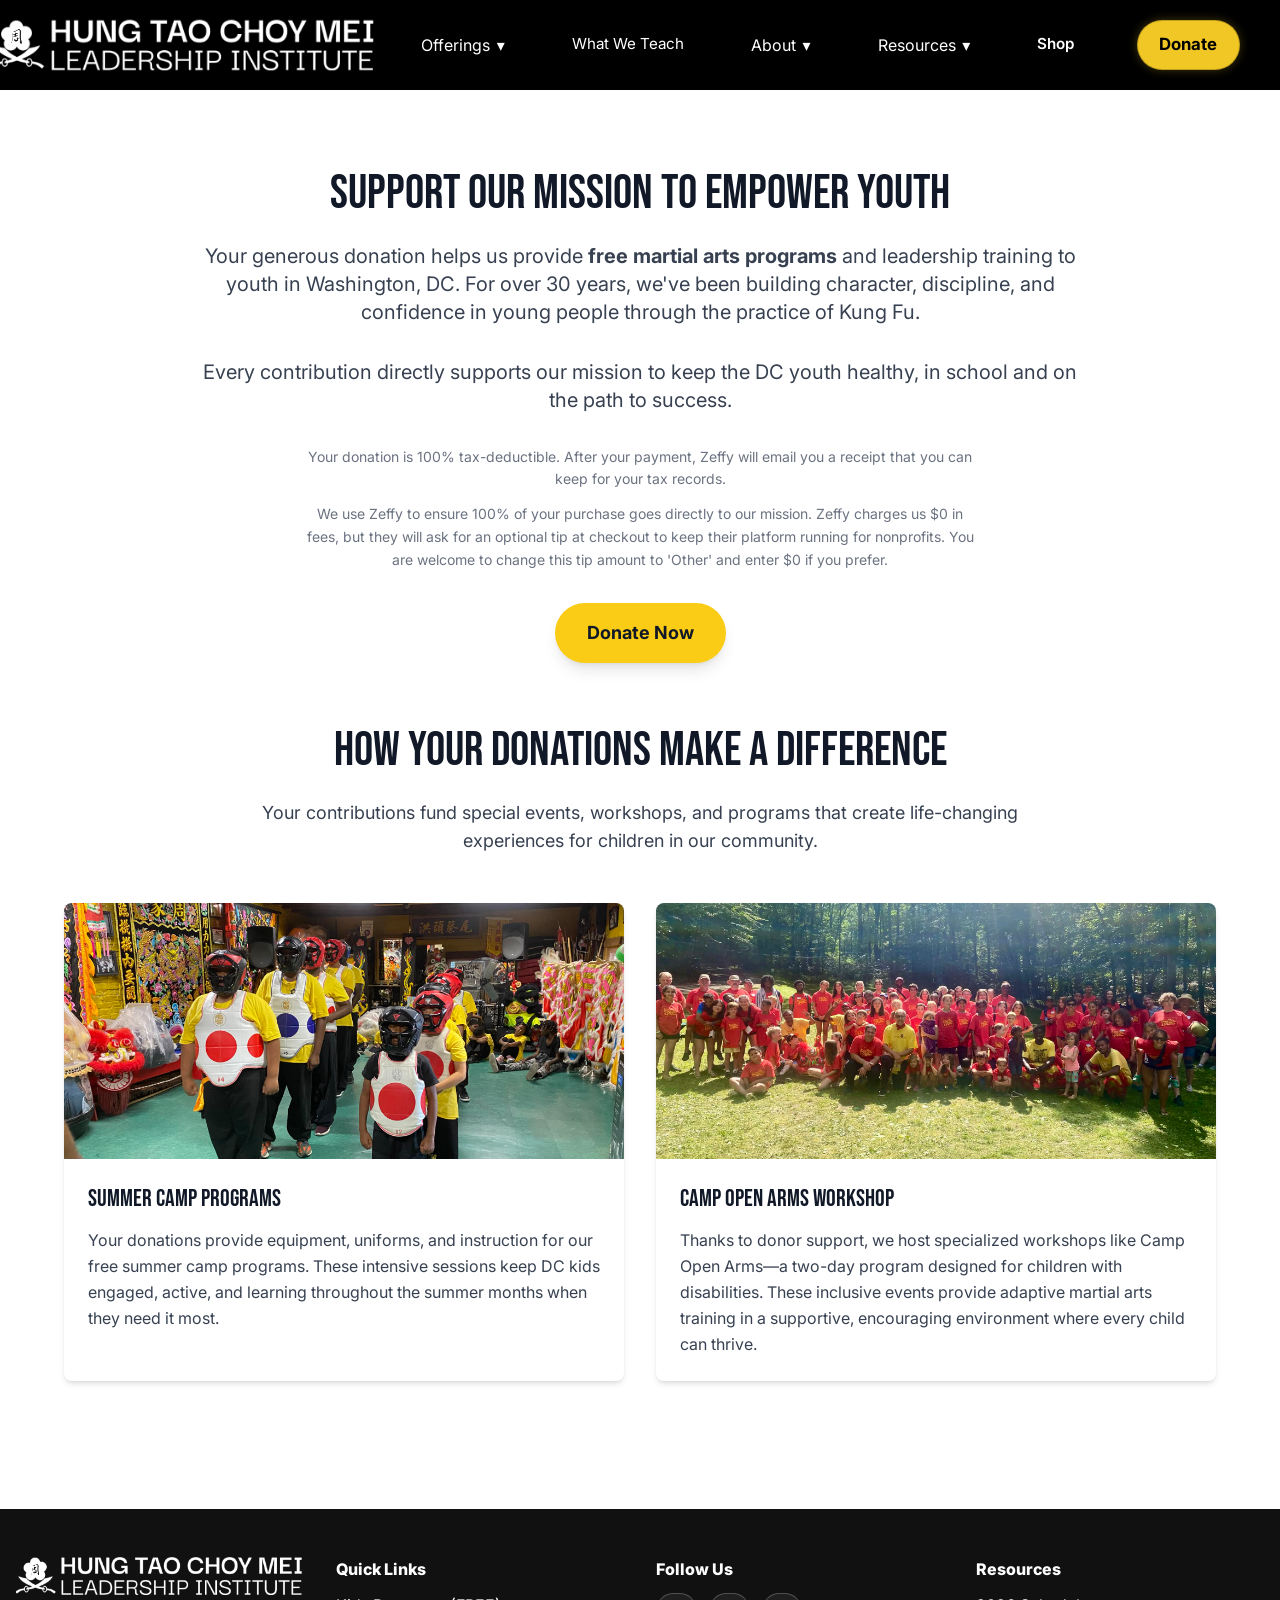
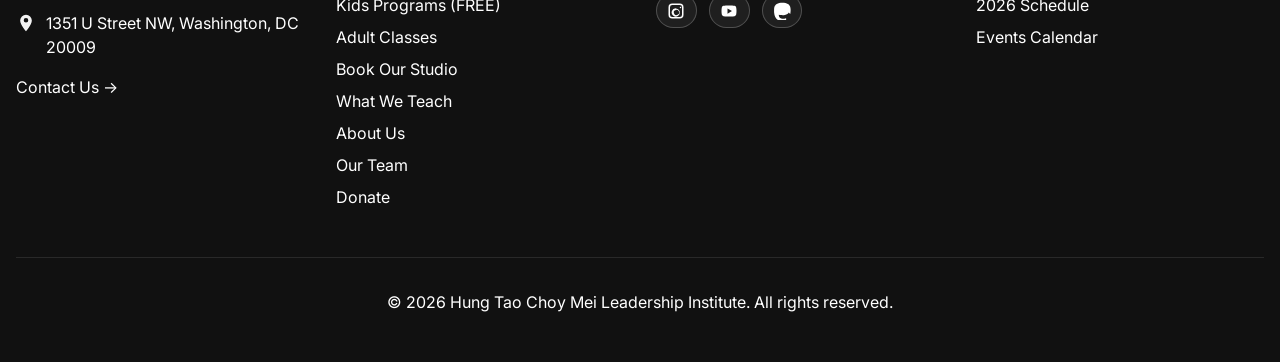
<file: donate.html>
﻿<!DOCTYPE html>
<html lang="en">
<head>
    <meta charset="UTF-8">
    <meta name="viewport" content="width=device-width, initial-scale=1.0">
    <title>Donate | Hung Tao Choy Mei Leadership Institute</title>
    <meta name="description" content="Support our mission to empower youth through martial arts. Your donation helps provide free programs for DC kids.">
    <meta property="og:type" content="website">
    <meta property="og:site_name" content="Hung Tao Choy Mei Leadership Institute">
    <meta property="og:title" content="Donate | Hung Tao Choy Mei Leadership Institute">
    <meta property="og:description" content="Support our mission to empower youth through martial arts. Your donation helps provide free programs for DC kids.">
    
    <!-- Favicon -->
    <link rel="icon" href="images/jowga/favicon.ico" type="image/vnd.microsoft.icon">
    
    <!-- Google Fonts -->
    <link rel="preconnect" href="https://fonts.googleapis.com">
    <link rel="preconnect" href="https://fonts.gstatic.com" crossorigin>
    <link href="https://fonts.googleapis.com/css2?family=Bebas+Neue&family=Inter:wght@400;500;600;700;800&display=swap" rel="stylesheet">
    
    <!-- Tailwind CSS (precompiled: npx tailwindcss -c tailwind.config.js -i tailwind.input.css -o css/tailwind.css --minify) -->
    <link rel="stylesheet" href="css/tailwind.css">
    
    <style>
        /* Fix horizontal scroll / shift issue */
        html, body { overflow-x: hidden; max-width: 100vw; }

        /* CSS Variables from index (1).html */
        :root{
            --bg:#ffffff;
            --text:#1b1b1b;
            --muted:#3f3f3f;
            --border:rgba(0,0,0,.14);
            --shadow:0 10px 24px rgba(0,0,0,.10);
            --brand-dark:#2b2b2b;
            --brand-deep:#0b2a3c;
            --brand-gold:#f0c724;
            --link:#0d6efd;
            --container:1320px;
            --radius:14px;
            --radius-lg:18px;
            --step--1: clamp(.92rem,.88rem+.2vw,1rem);
            --step-0: clamp(1rem,.95rem+.25vw,1.125rem);
            --step-1: clamp(1.15rem,1.05rem+.6vw,1.5rem);
            --step-2: clamp(1.4rem,1.15rem+1.1vw,2rem);
            --step-3: clamp(1.75rem,1.2rem+1.9vw,2.6rem);
            --step-4: clamp(2.05rem,1.25rem+3vw,3.15rem);
            --s2:.75rem;--s3:1rem;--s4:1.5rem;--s5:2rem;--s6:3rem;--s7:4rem;
        }

        /* Logo styling - make it completely white */
        .site-logo{filter:invert(1) brightness(2)}

        /* Header / nav styles */
        .site-header{background:#000;color:#fff}
        .navbar{display:grid;grid-template-columns:auto 1fr auto;align-items:center;gap:1.5rem;padding:1.25rem 0}

        .brand{display:flex;align-items:center;gap:.75rem;text-decoration:none;color:#fff;font-weight:800;letter-spacing:.02em}
        .brand img{display:block;transform:scale(1.15)}

        .nav-toggle{display:none;border:1px solid rgba(255,255,255,.25);background:rgba(255,255,255,.08);color:#fff;border-radius:12px;padding:.7rem 1rem;font-weight:700;font-size:1.05rem}

        nav[aria-label="Primary"] ul{list-style:none;margin:0;padding:0;display:flex;align-items:center;justify-content:space-evenly;gap:.5rem;flex-wrap:wrap;width:100%}
        .menu-item{position:relative}
        .nav-link{color:#fff;text-decoration:none;display:inline-flex;align-items:center;gap:.4rem;padding:.7rem .8rem;border-radius:12px;position:relative;transition:transform 140ms ease, background 140ms ease, box-shadow 140ms ease;font-size:.95rem;font-weight:600}
        .nav-link:hover{background:rgba(255,255,255,.10);transform:translateY(-1px);box-shadow:0 6px 14px rgba(0,0,0,.25)}
        .nav-link::after{content:"";position:absolute;left:.7rem;right:.7rem;bottom:.35rem;height:2px;background:rgba(240,199,36,.9);transform:scaleX(0);transform-origin:left;transition:transform 160ms ease;border-radius:999px}
        .nav-link:hover::after{transform:scaleX(1)}
        button.nav-link{border:0;background:transparent;font:inherit;cursor:pointer}

        .dropdown{position:absolute;left:0;top:calc(100% + .35rem);min-width:15rem;background:#fff;color:var(--text);border:1px solid var(--border);border-radius:14px;box-shadow:var(--shadow);padding:.4rem;display:none;z-index:20}
        .dropdown a{display:block;padding:.6rem .75rem;border-radius:10px;color:var(--text);text-decoration:none}
        .dropdown a:hover{background:rgba(13,110,253,.08)}
        .menu-item[data-open="true"]>.dropdown{display:block}

        .nav-actions{display:flex;align-items:center;gap:.5rem;flex-wrap:wrap;justify-content:flex-end}
        .nav-actions .btn{transition:transform 140ms ease, box-shadow 140ms ease}
        .nav-actions .btn:hover{transform:translateY(-1px);box-shadow:0 8px 18px rgba(0,0,0,.28)}

        .btn{display:inline-flex;align-items:center;justify-content:center;min-height:48px;padding:.7rem 1.35rem;border-radius:999px;border:1px solid rgba(255,255,255,.25);background:transparent;color:#fff;text-decoration:none;font-weight:700;font-size:1.05rem}
        .btn:hover{background:rgba(255,255,255,.10)}
        .btn--donate{background:var(--brand-gold);border-color:rgba(0,0,0,.2);color:#000;box-shadow:0 0 10px rgba(240,199,36,.28)}

        .nav-main{display:grid;grid-template-columns:1fr auto;align-items:center;gap:1rem}

        @media (max-width:1150px){
            .nav-toggle{display:inline-flex;justify-self:end}
            .nav-main{display:none}
            .nav-main[data-open="true"]{display:block;grid-column:1 / -1;background:#000}
            .navbar{grid-template-columns:1fr auto}
            .brand img{transform:none;max-width:min(300px,60vw);height:auto}

            nav[aria-label="Primary"] ul{flex-direction:column;align-items:stretch;padding:.5rem 0;justify-content:flex-start}
            .dropdown{position:static;box-shadow:none}
            .menu-item{width:100%}
            .nav-link{width:100%;justify-content:space-between}
            .nav-actions{width:100%;justify-content:flex-start;padding:.25rem 0 .5rem}
        }

        /* Footer styling from index (1).html */
        footer{background:#111;color:#fff;padding:var(--s6) 0}
        .footer-grid{display:grid;grid-template-columns:repeat(4,1fr);gap:var(--s5)}
        footer h2{font-size:var(--step-1);margin:0 0 .75rem;font-weight:800}
        .footer-col a{color:#fff;transition:color 0.3s ease}
        .footer-col a:hover{color:var(--brand-gold)}
        .footer-list{list-style:none;margin:0;padding:0;display:grid;gap:.5rem}
        .contact-item{display:flex;gap:.6rem;align-items:flex-start}
        .icon{width:20px;height:20px;flex:0 0 20px;opacity:.95;margin-top:.15rem}
        .social{display:flex;gap:.75rem;align-items:center;flex-wrap:wrap}
        .social a{display:inline-flex;align-items:center;gap:.5rem;text-decoration:none;padding:.45rem .65rem;border:1px solid rgba(255,255,255,.22);border-radius:999px;background:rgba(255,255,255,.06)}
        .social a:hover{background:rgba(255,255,255,.12)}
        .social svg{width:18px;height:18px;display:block}
        .visually-hidden{position:absolute!important;width:1px;height:1px;padding:0;margin:-1px;overflow:hidden;clip:rect(0,0,0,0);white-space:nowrap;border:0}

        /* Container styling for footer */
        .container{width:min(100% - 2rem,var(--container));margin-inline:auto}

        /* Responsive footer */
        @media (max-width:980px){
            .footer-grid{grid-template-columns:1fr 1fr}
        }
        @media (max-width:560px){
            .footer-grid{grid-template-columns:1fr}
        }

        /* Modal/Popup styles */
        .modal-overlay {
            display: none;
            position: fixed;
            top: 0;
            left: 0;
            width: 100%;
            height: 100%;
            background: rgba(0, 0, 0, 0.75);
            z-index: 9998;
            animation: fadeIn 0.3s ease;
        }

        .modal-container {
            display: none;
            position: fixed;
            top: 50%;
            left: 50%;
            transform: translate(-50%, -50%);
            width: 90%;
            max-width: 600px;
            max-height: 90vh;
            background: white;
            border-radius: 16px;
            box-shadow: 0 20px 60px rgba(0, 0, 0, 0.3);
            z-index: 9999;
            overflow: hidden;
            animation: slideIn 0.3s ease;
        }

        .modal-container.active {
            display: block;
        }

        .modal-overlay.active {
            display: block;
        }

        .modal-header {
            display: flex;
            justify-content: space-between;
            align-items: center;
            padding: 1.5rem;
            border-bottom: 1px solid #e5e7eb;
        }

        .modal-close {
            background: transparent;
            border: none;
            font-size: 2rem;
            cursor: pointer;
            color: #6b7280;
            padding: 0;
            width: 40px;
            height: 40px;
            display: flex;
            align-items: center;
            justify-content: center;
            border-radius: 50%;
            transition: background 0.2s ease;
        }

        .modal-close:hover {
            background: #f3f4f6;
            color: #111827;
        }

        .modal-body {
            height: 600px;
            overflow: auto;
        }

        @keyframes fadeIn {
            from { opacity: 0; }
            to { opacity: 1; }
        }

        @keyframes slideIn {
            from { 
                transform: translate(-50%, -45%);
                opacity: 0;
            }
            to { 
                transform: translate(-50%, -50%);
                opacity: 1;
            }
        }

        @media (max-width: 640px) {
            .modal-container {
                width: 95%;
                max-height: 95vh;
            }
            .modal-body {
                height: 500px;
            }
        }

        /* Custom scrollbar */
        ::-webkit-scrollbar { width: 10px; }
        ::-webkit-scrollbar-track { background: hsl(0, 0%, 9%); }
        ::-webkit-scrollbar-thumb { background: hsl(47, 87%, 54%); border-radius: 5px; }

        /* Coming Soon Toast */
        .coming-soon-toast {
            position: fixed;
            bottom: 1.5rem;
            right: 1.5rem;
            display: flex;
            align-items: center;
            gap: 0.5rem;
            background: #111;
            color: #fff;
            padding: 0.8rem 1.25rem;
            border-radius: 999px;
            border: 1px solid #f0c724;
            box-shadow: 0 8px 24px rgba(0,0,0,.35);
            font-size: 0.9rem;
            font-weight: 600;
            z-index: 10000;
            opacity: 0;
            transform: translateY(12px);
            pointer-events: none;
            transition: opacity 0.25s ease, transform 0.25s ease;
        }
        .coming-soon-toast.show {
            opacity: 1;
            transform: translateY(0);
        }
        .coming-soon-toast svg {
            width: 18px;
            height: 18px;
            color: #f0c724;
            flex-shrink: 0;
        }
        @media (max-width: 480px) {
            .coming-soon-toast {
                left: 1rem;
                right: 1rem;
                bottom: 1rem;
                justify-content: center;
            }
        }
    </style>
</head>
<body class="bg-white text-gray-900 font-sans">
    <!-- Header/Navigation -->
    <header class="site-header" role="banner">
        <div class="container">
            <div class="navbar">
                <a href="index.html" class="brand" aria-label="HUNG TAO CHOY MEI LEADERSHIP INSTITUTE home"><img class="site-logo" src="images/jowga/logo.png" alt="Hung Tao Choy Mei Leadership Institute" width="335" height="44" loading="eager" decoding="async" /></a>

                <button class="nav-toggle" type="button" aria-controls="primary-nav" aria-expanded="false">Menu</button>

                <div class="nav-main" id="primary-nav" data-open="false">
                    <nav aria-label="Primary">
                        <ul>
                            <li class="menu-item">
                                <button class="nav-link" type="button" aria-haspopup="true" aria-expanded="false">Offerings <span aria-hidden="true">▾</span></button>
                                <div class="dropdown" role="menu">
                                    <a role="menuitem" href="children_program.html">Kids Programs (FREE)</a>
                                    <a role="menuitem" href="adult-program.html">Adult Classes</a>
                                    <a role="menuitem" href="https://www.peerspace.com/pages/listings/5aaab30bb5c4b156000c8347" target="_blank" rel="noopener noreferrer">Book Our Studio</a>
                                    <a role="menuitem" href="#" class="js-coming-soon">Book a Performance</a>
                                </div>
                            </li>

                            <li class="menu-item"><a class="nav-link" href="core-curriculum.html" style="font-weight: 400; font-size: 0.95rem;">What We Teach</a></li>

                            <li class="menu-item">
                                <button class="nav-link" type="button" aria-haspopup="true" aria-expanded="false">About <span aria-hidden="true">▾</span></button>
                                <div class="dropdown" role="menu">
                                    <a role="menuitem" href="about-us.html">About Us</a>
                                    <a role="menuitem" href="index.html#history">Our History</a>
                                    <a role="menuitem" href="our-team.html">Our Team</a>
                                    <a role="menuitem" href="jow-ga-explained.html">Jow Ga Explained</a>
                                </div>
                            </li>

                            <li class="menu-item">
                                <button class="nav-link" type="button" aria-haspopup="true" aria-expanded="false">Resources <span aria-hidden="true">▾</span></button>
                                <div class="dropdown" role="menu">
                                    <a role="menuitem" href="#" class="js-coming-soon">2026 Schedule</a>
                                    <a role="menuitem" href="#" class="js-coming-soon">Events Calendar</a>
                                </div>
                            </li>
                            <li class="menu-item"><a class="nav-link" href="https://www.zeffy.com/en-US/ticketing/hung-tao-choy-mei-leadership-institutes-shop" target="_blank" rel="noopener noreferrer">Shop</a></li>
                        </ul>
                    </nav>

                    <div class="nav-actions">
                        <a class="btn btn--donate" href="donate.html">Donate</a>
                    </div>
                </div>
            </div>
        </div>
    </header>

    <!-- Main Content -->
    <main>
        <!-- Mission Statement and Impact Section -->
        <section class="py-16 md:py-20 bg-white">
            <div class="container max-w-4xl text-center">
                <h1 class="font-bebas text-4xl md:text-5xl text-gray-900 mb-6">
                    Support Our Mission to Empower Youth
                </h1>
                <p class="text-lg md:text-xl text-gray-700 leading-relaxed mb-8">
                    Your generous donation helps us provide <strong>free martial arts programs</strong> and leadership training to youth in Washington, DC. 
                    For over 30 years, we've been building character, discipline, and confidence in young people through the practice of Kung Fu.
                </p>
                <p class="text-lg md:text-xl text-gray-700 leading-relaxed mb-8">
                    Every contribution directly supports our mission to keep the DC youth healthy, in school and on the path to success.
                </p>
                
                <!-- Donation notes -->
                <div class="max-w-2xl mx-auto mb-8 space-y-3 text-sm text-gray-500 leading-relaxed">
                    <p>
                        Your donation is 100% tax-deductible. After your payment, Zeffy will email you a receipt that you can keep for your tax records.
                    </p>
                    <p>
                        We use Zeffy to ensure 100% of your purchase goes directly to our mission. Zeffy charges us $0 in fees, but they will ask for an optional tip at checkout to keep their platform running for nonprofits. You are welcome to change this tip amount to 'Other' and enter $0 if you prefer.
                    </p>
                </div>

                <!-- Donate Button -->
                <button onclick="openZeffyPopup()" class="inline-block px-8 py-4 bg-yellow-400 text-gray-900 rounded-full font-bold text-lg hover:bg-yellow-300 transition-all shadow-lg hover:shadow-xl hover:scale-105 transform cursor-pointer border-0">
                    Donate Now
                </button>
            </div>

            <!-- How Donations Make a Difference -->
            <div class="container max-w-6xl mt-16">
                <h2 class="font-bebas text-4xl md:text-5xl text-center text-gray-900 mb-6">
                    How Your Donations Make a Difference
                </h2>
                <p class="text-lg text-center text-gray-700 max-w-3xl mx-auto mb-12">
                    Your contributions fund special events, workshops, and programs that create life-changing experiences for children in our community.
                </p>

                <div class="grid md:grid-cols-2 gap-8 mb-12">
                    <!-- Summer Camp -->
                    <div class="bg-white rounded-lg shadow-md overflow-hidden">
                        <img src="Summer Campers in gear.jpg" alt="Summer campers in martial arts gear ready for training" class="w-full h-64 object-cover">
                        <div class="p-6">
                            <h3 class="font-bebas text-2xl text-gray-900 mb-3">Summer Camp Programs</h3>
                            <p class="text-gray-700 leading-relaxed">
                                Your donations provide equipment, uniforms, and instruction for our free summer camp programs. 
                                These intensive sessions keep DC kids engaged, active, and learning throughout the summer months when they need it most.
                            </p>
                        </div>
                    </div>

                    <!-- Camp Open Arms -->
                    <div class="bg-white rounded-lg shadow-md overflow-hidden">
                        <img src="Camp Open Arms two day workshop.jpeg" alt="Camp Open Arms workshop for children with disabilities" class="w-full h-64 object-cover">
                        <div class="p-6">
                            <h3 class="font-bebas text-2xl text-gray-900 mb-3">Camp Open Arms Workshop</h3>
                            <p class="text-gray-700 leading-relaxed">
                                Thanks to donor support, we host specialized workshops like Camp Open Arms—a two-day program designed for children with disabilities. 
                                These inclusive events provide adaptive martial arts training in a supportive, encouraging environment where every child can thrive.
                            </p>
                        </div>
                    </div>
                </div>

            </div>
        </section>
    </main>

    <!-- Footer -->
    <footer role="contentinfo">
        <div class="container" id="contact">
            <div class="footer-grid">
                <div class="footer-col">
                    <a href="index.html" aria-label="Home">
                        <img class="site-logo" src="images/jowga/logo.png" alt="Hung Tao Choy Mei Leadership Institute" width="335" height="44" loading="lazy" decoding="async" />
                    </a>
                    <div style="height:1rem"></div>
                    <div class="footer-list">
                        <div class="contact-item">
                            <svg class="icon" viewBox="0 0 24 24" aria-hidden="true"><path fill="currentColor" d="M12 2a7 7 0 0 1 7 7c0 5.25-7 13-7 13S5 14.25 5 9a7 7 0 0 1 7-7m0 9.5A2.5 2.5 0 1 0 12 6a2.5 2.5 0 0 0 0 5.5"/></svg>
                            <div><a href="https://www.google.com/maps/search/?api=1&query=1351+U+Street+NW,+Washington,+DC+20009" target="_blank" rel="noopener">1351 U Street NW, Washington, DC 20009</a></div>
                        </div>
                        <div class="contact-item" style="margin-top:0.5rem;">
                            <div style="font-weight:400;font-size:1rem;"><a href="contact.html">Contact Us &rarr;</a></div>
                        </div>
                    </div>
                </div>

                <div class="footer-col">
                    <h2>Quick Links</h2>
                    <ul class="footer-list">
                        <li><a href="children_program.html">Kids Programs (FREE)</a></li>
                        <li><a href="adult-program.html">Adult Classes</a></li>
                        <li><a href="https://www.peerspace.com/pages/listings/5aaab30bb5c4b156000c8347" target="_blank" rel="noopener noreferrer">Book Our Studio</a></li>
                        <li><a href="core-curriculum.html">What We Teach</a></li>
                        <li><a href="about-us.html">About Us</a></li>
                        <li><a href="our-team.html">Our Team</a></li>
                        <li><a href="donate.html">Donate</a></li>
                    </ul>
                </div>

                <div class="footer-col">
                    <h2>Follow Us</h2>
                    <div class="social">
                        <a href="https://www.instagram.com/hungtaochoymei" rel="noopener" aria-label="Instagram">
                            <svg viewBox="0 0 24 24" aria-hidden="true"><path fill="currentColor" d="M7 2h10a5 5 0 0 1 5 5v10a5 5 0 0 1-5 5H7a5 5 0 0 1-5-5V7a5 5 0 0 1 5-5m10 2H7a3 3 0 0 0-3 3v10a3 3 0 0 0 3 3h10a3 3 0 0 0 3-3V7a3 3 0 0 0-3-3m-5 4.5A5.5 5.5 0 1 1 6.5 12 5.5 5.5 0 0 1 12 8.5m0 2A3.5 3.5 0 1 0 15.5 12 3.5 3.5 0 0 0 12 10.5M18 6.2a1 1 0 1 1-1 1 1 1 0 0 1 1-1"/></svg>
                            <span class="visually-hidden">Instagram</span>
                        </a>
                        <a href="https://youtube.com/@htcmrahim?si=JBiVO7Yl-VWsVz7-" rel="noopener" aria-label="YouTube">
                            <svg viewBox="0 0 24 24" aria-hidden="true"><path fill="currentColor" d="M21.6 7.2a3 3 0 0 0-2.1-2.1C17.7 4.6 12 4.6 12 4.6s-5.7 0-7.5.5A3 3 0 0 0 2.4 7.2 31.4 31.4 0 0 0 2 12a31.4 31.4 0 0 0 .4 4.8 3 3 0 0 0 2.1 2.1c1.8.5 7.5.5 7.5.5s5.7 0 7.5-.5a3 3 0 0 0 2.1-2.1A31.4 31.4 0 0 0 22 12a31.4 31.4 0 0 0-.4-4.8M10 15.5v-7l6 3.5z"/></svg>
                            <span class="visually-hidden">YouTube</span>
                        </a>
                        <a href="https://universeodon.com/@jowgadc" rel="noopener" aria-label="Mastodon">
                            <svg viewBox="0 0 24 24" aria-hidden="true"><path fill="currentColor" d="M20.94 14c-.28 1.41-2.52 2.95-5.08 3.25-1.33.16-2.64.3-4.04.24-2.3-.11-4.11-.57-4.11-.57 0 .23.02.45.04.66.38 3.84 2.87 4.57 5.23 4.69 2.38.12 4.5-.59 4.5-.59l.1 2.2s-1.67.9-4.63.96c-1.63.03-3.66-.04-6.03-.67C3.65 22.83 1.86 18.65 1.5 14.41c-.14-1.62-.05-3.15-.05-4.43 0-5.6 3.67-7.24 3.67-7.24C6.81 1.67 9.59 1.03 12.44 1h.07c2.85.03 5.64.67 7.32 1.74 0 0 3.67 1.64 3.67 7.24 0 0 .05 4.12-.56 6.02z"/></svg>
                            <span class="visually-hidden">Mastodon</span>
                        </a>
                    </div>
                </div>

                <div class="footer-col">
                    <h2>Resources</h2>
                    <ul class="footer-list">
                        <li><a href="#" class="js-coming-soon">2026 Schedule</a></li>
                        <li><a href="#" class="js-coming-soon">Events Calendar</a></li>
                    </ul>
                </div>
            </div>

            <div style="margin-top:3rem;padding-top:2rem;border-top:1px solid rgba(255,255,255,.1);text-align:center">
                <p>&copy; 2026 Hung Tao Choy Mei Leadership Institute. All rights reserved.</p>
            </div>
        </div>
    </footer>

    <!-- Zeffy Popup Modal -->
    <div class="modal-overlay" id="zeffyModal" onclick="closeZeffyPopup()"></div>
    <div class="modal-container" id="zeffyModalContainer">
        <div class="modal-header">
            <h2 class="font-bebas text-2xl text-gray-900">Make Your Donation</h2>
            <button class="modal-close" onclick="closeZeffyPopup()" aria-label="Close donation form">&times;</button>
        </div>
        <div class="modal-body">
            <iframe 
                title='Donation form powered by Zeffy' 
                style='border: 0; width:100%; height:100%;' 
                src='https://www.zeffy.com/embed/donation-form/donate-to-empower-the-youth' 
                allowpaymentrequest 
                allowTransparency="true">
            </iframe>
        </div>
    </div>

    <script>
        // Zeffy Popup Modal Functions
        function openZeffyPopup() {
            const overlay = document.getElementById('zeffyModal');
            const container = document.getElementById('zeffyModalContainer');
            overlay.classList.add('active');
            container.classList.add('active');
            document.body.style.overflow = 'hidden'; // Prevent background scrolling
        }

        function closeZeffyPopup() {
            const overlay = document.getElementById('zeffyModal');
            const container = document.getElementById('zeffyModalContainer');
            overlay.classList.remove('active');
            container.classList.remove('active');
            document.body.style.overflow = ''; // Restore scrolling
        }

        // Close modal with Escape key
        document.addEventListener('keydown', function(e) {
            if (e.key === 'Escape') {
                closeZeffyPopup();
            }
        });

        // Navigation functionality
        (function(){
          const navToggle=document.querySelector('.nav-toggle');
          const navMain=document.querySelector('#primary-nav');
          const menuItems=Array.from(document.querySelectorAll('.menu-item'));

          function closeAll(except){
            menuItems.forEach(li=>{
              if(except && li===except) return;
              li.dataset.open='false';
              const btn=li.querySelector('button.nav-link');
              if(btn) btn.setAttribute('aria-expanded','false');
            });
          }

          function openDropdown(li){
            closeAll(li);
            li.dataset.open='true';
            const btn=li.querySelector('button.nav-link');
            if(btn) btn.setAttribute('aria-expanded','true');
          }

          navToggle?.addEventListener('click',()=>{
            const open=navMain.getAttribute('data-open')==='true';
            navMain.setAttribute('data-open',String(!open));
            navToggle.setAttribute('aria-expanded',String(!open));
            if(open) closeAll();
          });

          menuItems.forEach(li=>{
            const btn=li.querySelector('button.nav-link');
            if(!btn) return;
            
            // Click handler for mobile
            btn.addEventListener('click',(e)=>{
              e.preventDefault();
              const isOpen=li.dataset.open==='true';
              closeAll(li);
              li.dataset.open=String(!isOpen);
              btn.setAttribute('aria-expanded',String(!isOpen));
            });

            // Hover handler for desktop - open on hover
            li.addEventListener('mouseenter',()=>{
              if(window.innerWidth > 980){
                openDropdown(li);
              }
            });

            // Close only when mouse leaves the entire menu item (including dropdown)
            li.addEventListener('mouseleave',()=>{
              if(window.innerWidth > 980){
                setTimeout(()=>{
                  if(!li.matches(':hover')){
                    li.dataset.open='false';
                    btn.setAttribute('aria-expanded','false');
                  }
                }, 100);
              }
            });
          });

          document.addEventListener('click',(e)=>{
            const t=e.target;
            if(!(t instanceof Element)) return;
            if(!t.closest('.nav-main')) closeAll();
          });

                document.addEventListener('keydown',(e)=>{ if(e.key==='Escape') closeAll(); });

      // Coming Soon toast for not-yet-available links
      var comingSoonTimer;
      document.querySelectorAll('a.js-coming-soon').forEach(function(link){
        link.addEventListener('click', function(e){
          e.preventDefault();
          closeAll();
          if (navMain) navMain.setAttribute('data-open','false');
          if (navToggle) navToggle.setAttribute('aria-expanded','false');
          var comingSoonToast = document.getElementById('comingSoonToast');
          if (!comingSoonToast) return;
          comingSoonToast.classList.add('show');
          clearTimeout(comingSoonTimer);
          comingSoonTimer = setTimeout(function(){
            comingSoonToast.classList.remove('show');
          }, 2200);
        });
      });
        })();
    </script>

  <!-- Coming Soon Toast -->
  <div id="comingSoonToast" class="coming-soon-toast" role="status" aria-live="polite">
    <svg viewBox="0 0 24 24" fill="none" stroke="currentColor" stroke-width="2" stroke-linecap="round" stroke-linejoin="round"><circle cx="12" cy="12" r="9"/><path d="M12 7v5l3 3"/></svg>
    <span>Coming soon!</span>
  </div>
</body>
</html>
</file>
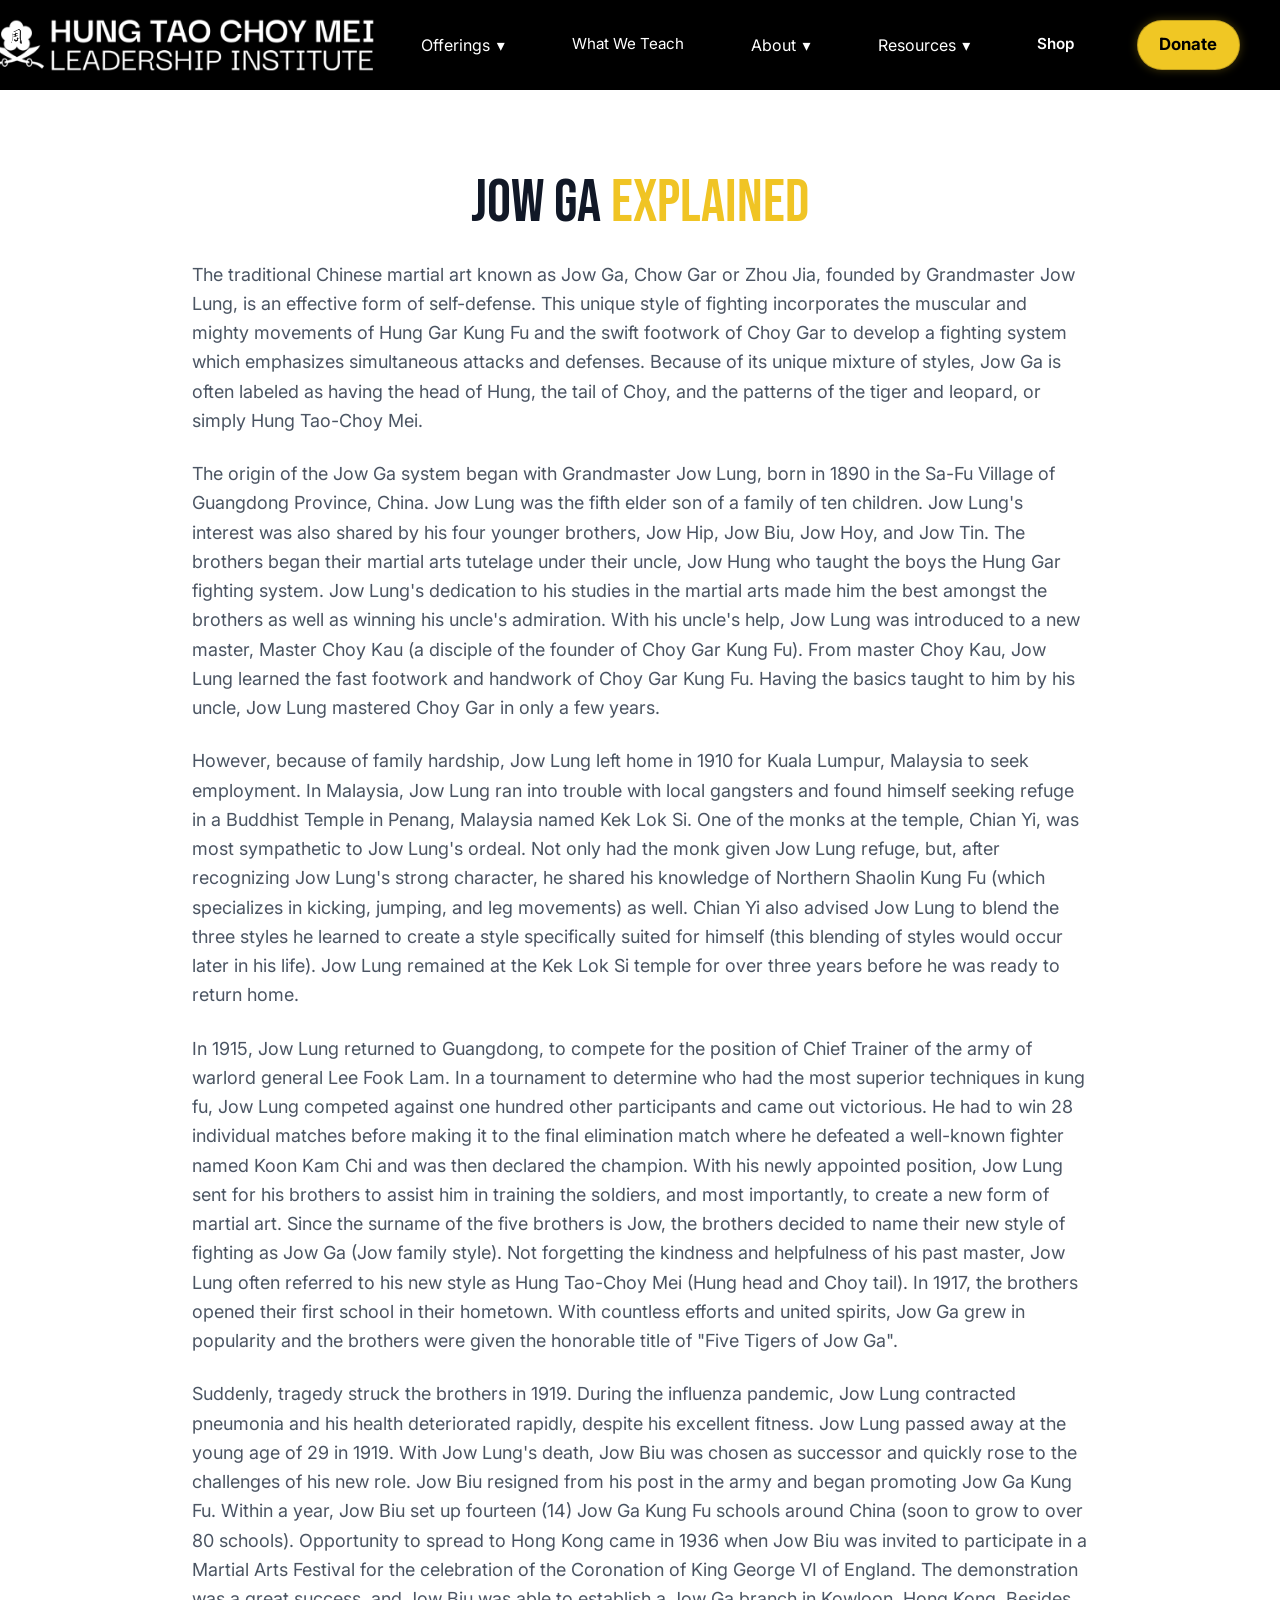
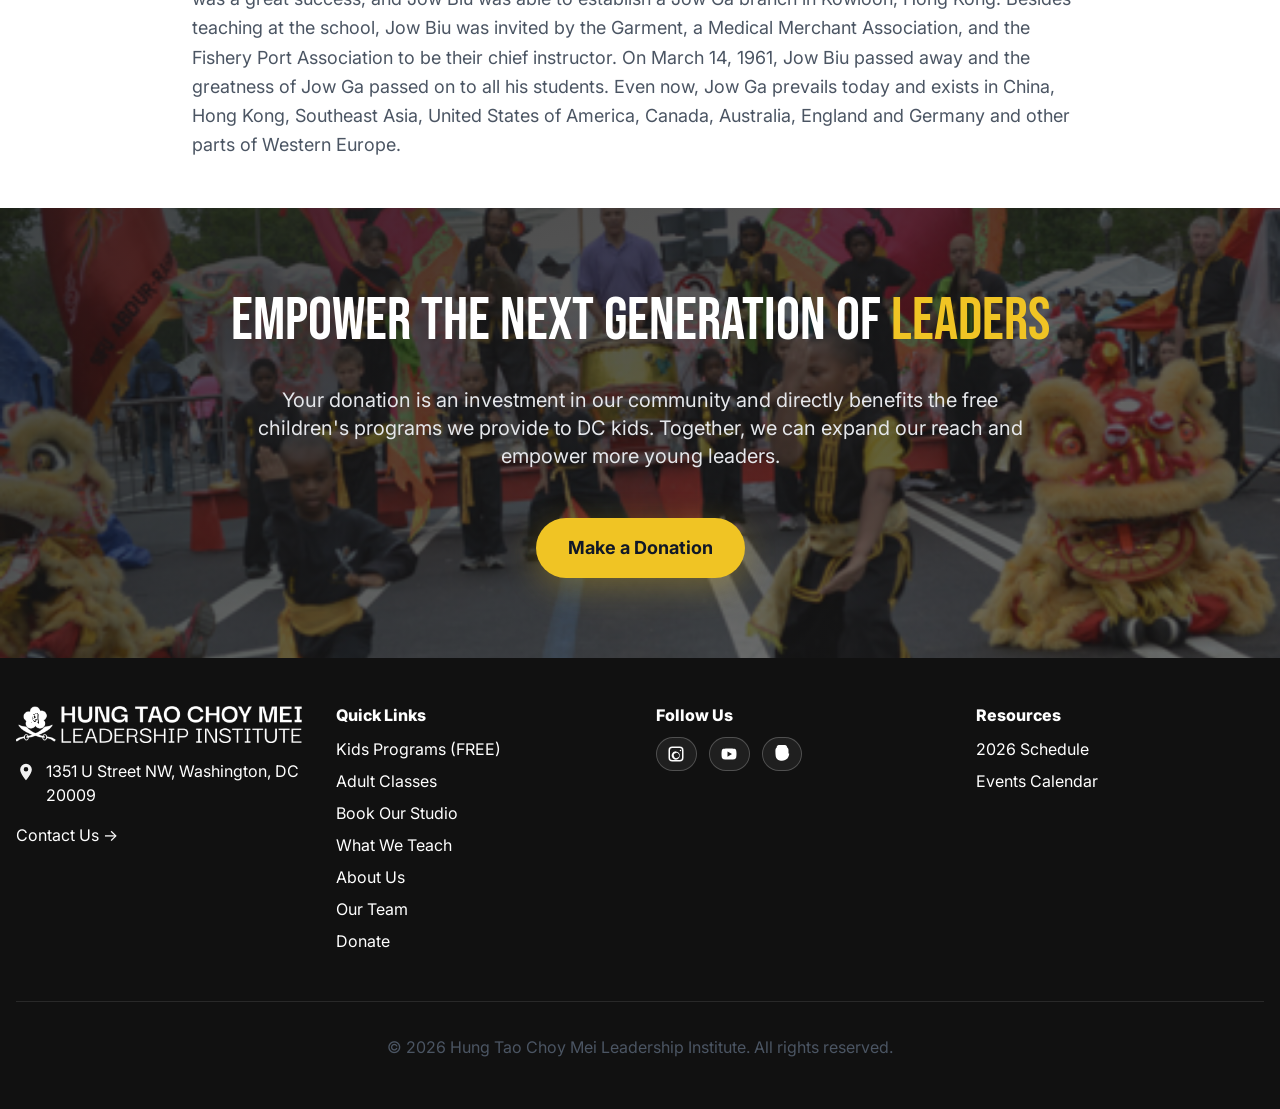
<file: jow-ga-explained.html>
﻿<!DOCTYPE html>
<html lang="en">
<head>
    <meta charset="UTF-8">
    <meta name="viewport" content="width=device-width, initial-scale=1.0">
    <title>Jow Ga Explained | Hung Tao Choy Mei Leadership Institute</title>
    <meta name="description" content="The history of Jow Ga Kung Fu, from Grandmaster Jow Lung's founding of the style to its spread across the world.">
    <meta property="og:type" content="website">
    <meta property="og:site_name" content="Hung Tao Choy Mei Leadership Institute">
    <meta property="og:title" content="Jow Ga Explained | Hung Tao Choy Mei Leadership Institute">
    <meta property="og:description" content="The history of Jow Ga Kung Fu, from Grandmaster Jow Lung's founding of the style to its spread across the world.">

    <!-- Favicon -->
    <link rel="icon" href="images/jowga/favicon.ico" type="image/vnd.microsoft.icon">

    <!-- Google Fonts -->
    <link rel="preconnect" href="https://fonts.googleapis.com">
    <link rel="preconnect" href="https://fonts.gstatic.com" crossorigin>
    <link href="https://fonts.googleapis.com/css2?family=Bebas+Neue&family=Inter:wght@400;500;600;700;800&display=swap" rel="stylesheet">

    <!-- Tailwind CSS (precompiled: npx tailwindcss -c tailwind.config.js -i tailwind.input.css -o css/tailwind.css --minify) -->
    <link rel="stylesheet" href="css/tailwind.css">

    <style>
        /* Fix horizontal scroll / shift issue */
        html, body { overflow-x: hidden; max-width: 100vw; }

        /* CSS Variables from index (1).html */
        :root{
            --bg:#ffffff;
            --text:#1b1b1b;
            --muted:#3f3f3f;
            --border:rgba(0,0,0,.14);
            --shadow:0 10px 24px rgba(0,0,0,.10);
            --brand-dark:#2b2b2b;
            --brand-deep:#0b2a3c;
            --brand-gold:#f0c724;
            --link:#0d6efd;
            --container:1320px;
            --radius:14px;
            --radius-lg:18px;
            --step--1: clamp(.92rem,.88rem+.2vw,1rem);
            --step-0: clamp(1rem,.95rem+.25vw,1.125rem);
            --step-1: clamp(1.15rem,1.05rem+.6vw,1.5rem);
            --step-2: clamp(1.4rem,1.15rem+1.1vw,2rem);
            --step-3: clamp(1.75rem,1.2rem+1.9vw,2.6rem);
            --step-4: clamp(2.05rem,1.25rem+3vw,3.15rem);
            --s2:.75rem;--s3:1rem;--s4:1.5rem;--s5:2rem;--s6:3rem;--s7:4rem;
        }

        /* Logo styling - make it completely white */
        .site-logo{filter:invert(1) brightness(2)}

        /* Header / nav styles */
        .site-header{background:#000;color:#fff}
        .navbar{display:grid;grid-template-columns:auto 1fr auto;align-items:center;gap:1.5rem;padding:1.25rem 0}

        .brand{display:flex;align-items:center;gap:.75rem;text-decoration:none;color:#fff;font-weight:800;letter-spacing:.02em}
        .brand img{display:block;transform:scale(1.15)}

        .nav-toggle{display:none;border:1px solid rgba(255,255,255,.25);background:rgba(255,255,255,.08);color:#fff;border-radius:12px;padding:.7rem 1rem;font-weight:700;font-size:1.05rem}

        nav[aria-label="Primary"] ul{list-style:none;margin:0;padding:0;display:flex;align-items:center;justify-content:space-evenly;gap:.5rem;flex-wrap:wrap;width:100%}
        .menu-item{position:relative}
        .nav-link{color:#fff;text-decoration:none;display:inline-flex;align-items:center;gap:.4rem;padding:.7rem .8rem;border-radius:12px;position:relative;transition:transform 140ms ease, background 140ms ease, box-shadow 140ms ease;font-size:.95rem;font-weight:600}
        .nav-link:hover{background:rgba(255,255,255,.10);transform:translateY(-1px);box-shadow:0 6px 14px rgba(0,0,0,.25)}
        .nav-link::after{content:"";position:absolute;left:.7rem;right:.7rem;bottom:.35rem;height:2px;background:rgba(240,199,36,.9);transform:scaleX(0);transform-origin:left;transition:transform 160ms ease;border-radius:999px}
        .nav-link:hover::after{transform:scaleX(1)}
        button.nav-link{border:0;background:transparent;font:inherit;cursor:pointer}

        .dropdown{position:absolute;left:0;top:calc(100% + .35rem);min-width:15rem;background:#fff;color:var(--text);border:1px solid var(--border);border-radius:14px;box-shadow:var(--shadow);padding:.4rem;display:none;z-index:20}
        .dropdown a{display:block;padding:.6rem .75rem;border-radius:10px;color:var(--text);text-decoration:none}
        .dropdown a:hover{background:rgba(13,110,253,.08)}
        .menu-item[data-open="true"]>.dropdown{display:block}

        .nav-actions{display:flex;align-items:center;gap:.5rem;flex-wrap:wrap;justify-content:flex-end}
        .nav-actions .btn{transition:transform 140ms ease, box-shadow 140ms ease}
        .nav-actions .btn:hover{transform:translateY(-1px);box-shadow:0 8px 18px rgba(0,0,0,.28)}

        .btn{display:inline-flex;align-items:center;justify-content:center;min-height:48px;padding:.7rem 1.35rem;border-radius:999px;border:1px solid rgba(255,255,255,.25);background:transparent;color:#fff;text-decoration:none;font-weight:700;font-size:1.05rem}
        .btn:hover{background:rgba(255,255,255,.10)}
        .btn--donate{background:var(--brand-gold);border-color:rgba(0,0,0,.2);color:#000;box-shadow:0 0 10px rgba(240,199,36,.28)}

        .nav-main{display:grid;grid-template-columns:1fr auto;align-items:center;gap:1rem}

        @media (max-width:1150px){
            .nav-toggle{display:inline-flex;justify-self:end}
            .nav-main{display:none}
            .nav-main[data-open="true"]{display:block;grid-column:1 / -1;background:#000}
            .navbar{grid-template-columns:1fr auto}
            .brand img{transform:none;max-width:min(300px,60vw);height:auto}

            nav[aria-label="Primary"] ul{flex-direction:column;align-items:stretch;padding:.5rem 0;justify-content:flex-start}
            .dropdown{position:static;box-shadow:none}
            .menu-item{width:100%}
            .nav-link{width:100%;justify-content:space-between}
            .nav-actions{width:100%;justify-content:flex-start;padding:.25rem 0 .5rem}
        }

        /* Footer styling from index (1).html */
        footer{background:#111;color:#fff;padding:var(--s6) 0}
        .footer-grid{display:grid;grid-template-columns:repeat(4,1fr);gap:var(--s5)}
        footer h2{font-size:var(--step-1);margin:0 0 .75rem;font-weight:800}
        .footer-col a{color:#fff;transition:color 0.3s ease}
        .footer-col a:hover{color:var(--brand-gold)}
        .footer-list{list-style:none;margin:0;padding:0;display:grid;gap:.5rem}
        .contact-item{display:flex;gap:.6rem;align-items:flex-start}
        .icon{width:20px;height:20px;flex:0 0 20px;opacity:.95;margin-top:.15rem}
        .social{display:flex;gap:.75rem;align-items:center;flex-wrap:wrap}
        .social a{display:inline-flex;align-items:center;gap:.5rem;text-decoration:none;padding:.45rem .65rem;border:1px solid rgba(255,255,255,.22);border-radius:999px;background:rgba(255,255,255,.06)}
        .social a:hover{background:rgba(255,255,255,.12)}
        .social svg{width:18px;height:18px;display:block}
        .visually-hidden{position:absolute!important;width:1px;height:1px;padding:0;margin:-1px;overflow:hidden;clip:rect(0,0,0,0);white-space:nowrap;border:0}

        /* Container styling for footer */
        .container{width:min(100% - 2rem,var(--container));margin-inline:auto}

        /* Custom Animations */
        @keyframes fadeInUp {
            from { opacity: 0; transform: translateY(30px); }
            to { opacity: 1; transform: translateY(0); }
        }

        .animate-on-scroll { opacity: 0; }
        .animate-on-scroll.visible { animation: fadeInUp 0.8s ease-out forwards; }

        .shadow-gold {
            box-shadow: 0 8px 32px hsla(47, 87%, 54%, 0.3);
        }

        /* Responsive footer */
        @media (max-width:980px){
            .footer-grid{grid-template-columns:1fr 1fr}
        }
        @media (max-width:560px){
            .footer-grid{grid-template-columns:1fr}
        }

        /* Smooth scrolling */
        html {
            scroll-behavior: smooth;
        }

        /* Custom scrollbar */
        ::-webkit-scrollbar {
            width: 10px;
        }

        ::-webkit-scrollbar-track {
            background: hsl(0, 0%, 9%);
        }

        ::-webkit-scrollbar-thumb {
            background: hsl(47, 87%, 54%);
            border-radius: 5px;
        }

        /* Typography Improvements */
        p {
            line-height: 1.7;
            color: #4b5563;
        }

        h1, .font-bebas {
            line-height: 1.1;
        }

        h2 {
            line-height: 1.2;
        }

        .text-center p, p.text-center {
            margin-left: auto;
            margin-right: auto;
        }
    
        /* Coming Soon Toast */
        .coming-soon-toast {
            position: fixed;
            bottom: 1.5rem;
            right: 1.5rem;
            display: flex;
            align-items: center;
            gap: 0.5rem;
            background: #111;
            color: #fff;
            padding: 0.8rem 1.25rem;
            border-radius: 999px;
            border: 1px solid #f0c724;
            box-shadow: 0 8px 24px rgba(0,0,0,.35);
            font-size: 0.9rem;
            font-weight: 600;
            z-index: 10000;
            opacity: 0;
            transform: translateY(12px);
            pointer-events: none;
            transition: opacity 0.25s ease, transform 0.25s ease;
        }
        .coming-soon-toast.show {
            opacity: 1;
            transform: translateY(0);
        }
        .coming-soon-toast svg {
            width: 18px;
            height: 18px;
            color: #f0c724;
            flex-shrink: 0;
        }
        @media (max-width: 480px) {
            .coming-soon-toast {
                left: 1rem;
                right: 1rem;
                bottom: 1rem;
                justify-content: center;
            }
        }
    </style>
</head>
<body class="bg-white text-gray-900 font-sans">

    <!-- Header/Navigation -->
    <header class="site-header" role="banner">
        <div class="container">
            <div class="navbar">
                <a href="index.html" class="brand" aria-label="HUNG TAO CHOY MEI LEADERSHIP INSTITUTE home"><img class="site-logo" src="images/jowga/logo.png" alt="Hung Tao Choy Mei Leadership Institute" width="335" height="44" loading="eager" decoding="async" /></a>

                <button class="nav-toggle" type="button" aria-controls="primary-nav" aria-expanded="false">Menu</button>

                <div class="nav-main" id="primary-nav" data-open="false">
                    <nav aria-label="Primary">
                        <ul>
                            <li class="menu-item">
                                <button class="nav-link" type="button" aria-haspopup="true" aria-expanded="false">Offerings <span aria-hidden="true">&#9662;</span></button>
                                <div class="dropdown" role="menu">
                                    <a role="menuitem" href="children_program.html">Kids Programs (FREE)</a>
                                    <a role="menuitem" href="adult-program.html">Adult Classes</a>
                                    <a role="menuitem" href="https://www.peerspace.com/pages/listings/5aaab30bb5c4b156000c8347" target="_blank" rel="noopener noreferrer">Book Our Studio</a>
                                    <a role="menuitem" href="#" class="js-coming-soon">Book a Performance</a>
                                </div>
                            </li>

                            <li class="menu-item"><a class="nav-link" href="core-curriculum.html" style="font-weight: 400; font-size: 0.95rem;">What We Teach</a></li>

                            <li class="menu-item">
                                <button class="nav-link" type="button" aria-haspopup="true" aria-expanded="false">About <span aria-hidden="true">&#9662;</span></button>
                                <div class="dropdown" role="menu">
                                    <a role="menuitem" href="about-us.html">About Us</a>
                                    <a role="menuitem" href="index.html#history">Our History</a>
                                    <a role="menuitem" href="our-team.html">Our Team</a>
                                    <a role="menuitem" href="jow-ga-explained.html">Jow Ga Explained</a>
                                </div>
                            </li>

                            <li class="menu-item">
                                <button class="nav-link" type="button" aria-haspopup="true" aria-expanded="false">Resources <span aria-hidden="true">&#9662;</span></button>
                                <div class="dropdown" role="menu">
                                    <a role="menuitem" href="#" class="js-coming-soon">2026 Schedule</a>
                                    <a role="menuitem" href="#" class="js-coming-soon">Events Calendar</a>
                                </div>
                            </li>
                            <li class="menu-item"><a class="nav-link" href="https://www.zeffy.com/en-US/ticketing/hung-tao-choy-mei-leadership-institutes-shop" target="_blank" rel="noopener noreferrer">Shop</a></li>
                        </ul>
                    </nav>

                    <div class="nav-actions">
                        <a class="btn btn--donate" href="donate.html">Donate</a>
                    </div>
                </div>
            </div>
        </div>
    </header>

    <!-- Page Header -->
    <section class="pt-16 md:pt-20 pb-4 md:pb-6 bg-white">
        <div class="container mx-auto px-4">
            <div class="max-w-4xl mx-auto">
                <div class="text-center animate-on-scroll">
                    <h1 class="font-bebas text-4xl md:text-5xl lg:text-6xl text-gray-900">
                        Jow Ga <span class="text-primary">Explained</span>
                    </h1>
                </div>
            </div>
        </div>
    </section>

    <!-- JOW GA EXPLAINED CONTENT -->
    <section class="pt-0 pb-8 md:pb-12 bg-white">
        <div class="container mx-auto px-4">
            <div class="max-w-4xl mx-auto space-y-6 animate-on-scroll">
                <p class="text-lg text-gray-600 leading-relaxed">
                    The traditional Chinese martial art known as Jow Ga, Chow Gar or Zhou Jia, founded by Grandmaster Jow Lung, is an effective form of self-defense. This unique style of fighting incorporates the muscular and mighty movements of Hung Gar Kung Fu and the swift footwork of Choy Gar to develop a fighting system which emphasizes simultaneous attacks and defenses. Because of its unique mixture of styles, Jow Ga is often labeled as having the head of Hung, the tail of Choy, and the patterns of the tiger and leopard, or simply Hung Tao-Choy Mei.
                </p>

                <p class="text-lg text-gray-600 leading-relaxed">
                    The origin of the Jow Ga system began with Grandmaster Jow Lung, born in 1890 in the Sa-Fu Village of Guangdong Province, China. Jow Lung was the fifth elder son of a family of ten children. Jow Lung's interest was also shared by his four younger brothers, Jow Hip, Jow Biu, Jow Hoy, and Jow Tin. The brothers began their martial arts tutelage under their uncle, Jow Hung who taught the boys the Hung Gar fighting system. Jow Lung's dedication to his studies in the martial arts made him the best amongst the brothers as well as winning his uncle's admiration. With his uncle's help, Jow Lung was introduced to a new master, Master Choy Kau (a disciple of the founder of Choy Gar Kung Fu). From master Choy Kau, Jow Lung learned the fast footwork and handwork of Choy Gar Kung Fu. Having the basics taught to him by his uncle, Jow Lung mastered Choy Gar in only a few years.
                </p>

                <p class="text-lg text-gray-600 leading-relaxed">
                    However, because of family hardship, Jow Lung left home in 1910 for Kuala Lumpur, Malaysia to seek employment. In Malaysia, Jow Lung ran into trouble with local gangsters and found himself seeking refuge in a Buddhist Temple in Penang, Malaysia named Kek Lok Si. One of the monks at the temple, Chian Yi, was most sympathetic to Jow Lung's ordeal. Not only had the monk given Jow Lung refuge, but, after recognizing Jow Lung's strong character, he shared his knowledge of Northern Shaolin Kung Fu (which specializes in kicking, jumping, and leg movements) as well. Chian Yi also advised Jow Lung to blend the three styles he learned to create a style specifically suited for himself (this blending of styles would occur later in his life). Jow Lung remained at the Kek Lok Si temple for over three years before he was ready to return home.
                </p>

                <p class="text-lg text-gray-600 leading-relaxed">
                    In 1915, Jow Lung returned to Guangdong, to compete for the position of Chief Trainer of the army of warlord general Lee Fook Lam. In a tournament to determine who had the most superior techniques in kung fu, Jow Lung competed against one hundred other participants and came out victorious. He had to win 28 individual matches before making it to the final elimination match where he defeated a well-known fighter named Koon Kam Chi and was then declared the champion. With his newly appointed position, Jow Lung sent for his brothers to assist him in training the soldiers, and most importantly, to create a new form of martial art. Since the surname of the five brothers is Jow, the brothers decided to name their new style of fighting as Jow Ga (Jow family style). Not forgetting the kindness and helpfulness of his past master, Jow Lung often referred to his new style as Hung Tao-Choy Mei (Hung head and Choy tail). In 1917, the brothers opened their first school in their hometown. With countless efforts and united spirits, Jow Ga grew in popularity and the brothers were given the honorable title of "Five Tigers of Jow Ga".
                </p>

                <p class="text-lg text-gray-600 leading-relaxed">
                    Suddenly, tragedy struck the brothers in 1919. During the influenza pandemic, Jow Lung contracted pneumonia and his health deteriorated rapidly, despite his excellent fitness. Jow Lung passed away at the young age of 29 in 1919. With Jow Lung's death, Jow Biu was chosen as successor and quickly rose to the challenges of his new role. Jow Biu resigned from his post in the army and began promoting Jow Ga Kung Fu. Within a year, Jow Biu set up fourteen (14) Jow Ga Kung Fu schools around China (soon to grow to over 80 schools). Opportunity to spread to Hong Kong came in 1936 when Jow Biu was invited to participate in a Martial Arts Festival for the celebration of the Coronation of King George VI of England. The demonstration was a great success, and Jow Biu was able to establish a Jow Ga branch in Kowloon, Hong Kong. Besides teaching at the school, Jow Biu was invited by the Garment, a Medical Merchant Association, and the Fishery Port Association to be their chief instructor. On March 14, 1961, Jow Biu passed away and the greatness of Jow Ga passed on to all his students. Even now, Jow Ga prevails today and exists in China, Hong Kong, Southeast Asia, United States of America, Canada, Australia, England and Germany and other parts of Western Europe.
                </p>
            </div>
        </div>
    </section>

    <!-- Donation CTA Section -->
    <section class="py-12 md:py-20 relative overflow-hidden" aria-labelledby="donate-title">
        <!-- Background Image -->
        <div class="absolute inset-0">
            <img src="images/jowga/fiesta-asia-2013.jpg"
                 alt=""
                 class="w-full h-full object-cover"
                 loading="lazy">
            <div class="absolute inset-0 bg-gradient-to-br from-secondary/80 via-secondary/70 to-secondary/60"></div>
        </div>

        <!-- Content -->
        <div class="container mx-auto px-4 relative z-10">
            <div class="max-w-4xl mx-auto text-center space-y-8">
                <div>
                    <h2 id="donate-title" class="font-bebas text-4xl md:text-5xl lg:text-6xl text-white leading-tight">
                        Empower the next generation of <span class="text-primary">leaders</span>
                    </h2>
                </div>

                <p class="text-xl text-gray-200 mx-auto" style="max-width: 48rem;">
                    Your donation is an investment in our community and directly benefits the free children's programs we provide to DC kids. Together, we can expand our reach and empower more young leaders.
                </p>

                <div class="flex flex-wrap gap-4 justify-center pt-4">
                    <a href="donate.html"
                       class="px-8 py-4 bg-primary text-gray-900 rounded-full font-bold text-lg hover:brightness-110 transition-all shadow-gold hover:shadow-xl hover:scale-105 transform">
                        Make a Donation
                    </a>
                </div>
            </div>
        </div>
    </section>

  <footer role="contentinfo">
    <div class="container" id="contact">
      <div class="footer-grid">
        <div class="footer-col">
          <a href="index.html" aria-label="Home">
            <img class="site-logo" src="images/jowga/logo.png" alt="Hung Tao Choy Mei Leadership Institute" width="335" height="44" loading="lazy" decoding="async" />
          </a>
          <div style="height:1rem"></div>
          <div class="footer-list">
            <div class="contact-item">
              <svg class="icon" viewBox="0 0 24 24" aria-hidden="true"><path fill="currentColor" d="M12 2a7 7 0 0 1 7 7c0 5.25-7 13-7 13S5 14.25 5 9a7 7 0 0 1 7-7m0 9.5A2.5 2.5 0 1 0 12 6a2.5 2.5 0 0 0 0 5.5"/></svg>
              <div><a href="https://www.google.com/maps/search/?api=1&query=1351+U+Street+NW,+Washington,+DC+20009" target="_blank" rel="noopener">1351 U Street NW, Washington, DC 20009</a></div>
            </div>
            <div class="contact-item" style="margin-top:0.5rem;">
              <div style="font-weight:400;font-size:1rem;"><a href="contact.html">Contact Us &rarr;</a></div>
            </div>
          </div>
        </div>

        <div class="footer-col">
          <h2>Quick Links</h2>
          <ul class="footer-list">
            <li><a href="children_program.html">Kids Programs (FREE)</a></li>
            <li><a href="adult-program.html">Adult Classes</a></li>
            <li><a href="https://www.peerspace.com/pages/listings/5aaab30bb5c4b156000c8347" target="_blank" rel="noopener noreferrer">Book Our Studio</a></li>
            <li><a href="core-curriculum.html">What We Teach</a></li>
            <li><a href="about-us.html">About Us</a></li>
            <li><a href="our-team.html">Our Team</a></li>
            <li><a href="donate.html">Donate</a></li>
          </ul>
        </div>

        <div class="footer-col">
          <h2>Follow Us</h2>
          <div class="social">
            <a href="https://www.instagram.com/hungtaochoymei" rel="noopener" aria-label="Instagram">
              <svg viewBox="0 0 24 24" aria-hidden="true"><path fill="currentColor" d="M7 2h10a5 5 0 0 1 5 5v10a5 5 0 0 1-5 5H7a5 5 0 0 1-5-5V7a5 5 0 0 1 5-5m10 2H7a3 3 0 0 0-3 3v10a3 3 0 0 0 3 3h10a3 3 0 0 0 3-3V7a3 3 0 0 0-3-3m-5 4.5A5.5 5.5 0 1 1 6.5 12 5.5 5.5 0 0 1 12 8.5m0 2A3.5 3.5 0 1 0 15.5 12 3.5 3.5 0 0 0 12 10.5M18 6.2a1 1 0 1 1-1 1 1 1 0 0 1 1-1"/></svg>
              <span class="visually-hidden">Instagram</span>
            </a>
            <a href="https://youtube.com/@htcmrahim?si=JBiVO7Yl-VWsVz7-" rel="noopener" aria-label="YouTube">
              <svg viewBox="0 0 24 24" aria-hidden="true"><path fill="currentColor" d="M21.6 7.2a3 3 0 0 0-2.1-2.1C17.7 4.6 12 4.6 12 4.6s-5.7 0-7.5.5A3 3 0 0 0 2.4 7.2 31.4 31.4 0 0 0 2 12a31.4 31.4 0 0 0 .4 4.8 3 3 0 0 0 2.1 2.1c1.8.5 7.5.5 7.5.5s5.7 0 7.5-.5a3 3 0 0 0 2.1-2.1A31.4 31.4 0 0 0 22 12a31.4 31.4 0 0 0-.4-4.8M10 15.5v-7l6 3.5z"/></svg>
              <span class="visually-hidden">YouTube</span>
            </a>
            <a href="https://universeodon.com/@jowgadc" rel="noopener" aria-label="Mastodon">
              <svg viewBox="0 0 24 24" aria-hidden="true"><path fill="currentColor" d="M21.6 11.4c0 4.7-3.1 9.6-9.6 9.6-1.1 0-2.1-.1-3-.3-2.9-.6-5-2.5-5.4-5.6-.4-3.2-.5-6.7-.3-9.1C3.6 3.4 6.3 2 8.8 2h6.4c2.6 0 5.2 1.4 5.4 4.1.1 1.6.1 3.6 0 5.3zM17.9 6.8c-.1-1.2-1.2-2.1-2.5-2.1h-1.4c-.8 0-1.6.4-2.1 1.1-.5-.7-1.3-1.1-2.1-1.1H8.4c-1.3 0-2.4.9-2.5 2.1-.1 1.2-.1 2.6 0 3.9.2 2 1.8 2.6 3.3 2.7.6 0 1.2-.2 1.7-.6v1.3c-1.2.3-2.4.3-3.6.1-1.6-.3-2.4-1.4-2.5-3.4-.2-2.4-.2-5.3 0-7.7.2-2.5 2.6-3.3 4.4-3.3h5.3c1.8 0 4.2.8 4.4 3.3.2 2.4.2 5.3 0 7.7-.1 2-1 3.1-2.5 3.4-1.2.2-2.4.2-3.6-.1v-1.3c.5.4 1.1.6 1.7.6 1.5-.1 3.1-.7 3.3-2.7.1-1.3.1-2.7 0-3.9z"/></svg>
              <span class="visually-hidden">Mastodon</span>
            </a>
          </div>
        </div>

        <div class="footer-col">
          <h2>Resources</h2>
          <ul class="footer-list">
            <li><a href="#" class="js-coming-soon">2026 Schedule</a></li>
            <li><a href="#" class="js-coming-soon">Events Calendar</a></li>
          </ul>
        </div>
      </div>

      <div style="margin-top:3rem;padding-top:2rem;border-top:1px solid rgba(255,255,255,.1);text-align:center">
        <p>&copy; 2026 Hung Tao Choy Mei Leadership Institute. All rights reserved.</p>
      </div>
    </div>
  </footer>

  <!-- Interactive Scroll Animations -->
  <script>
    // Scroll Animation Observer
    const observerOptions = {
        threshold: 0.1,
        rootMargin: '0px 0px -50px 0px'
    };

    const observer = new IntersectionObserver((entries) => {
        entries.forEach(entry => {
            if (entry.isIntersecting) {
                entry.target.classList.add('visible');
            }
        });
    }, observerOptions);

    document.addEventListener('DOMContentLoaded', () => {
        const animatedElements = document.querySelectorAll('.animate-on-scroll, .slide-left, .slide-right');
        animatedElements.forEach(el => observer.observe(el));

        // Smooth scroll for anchor links
        document.querySelectorAll('a[href^="#"]').forEach(anchor => {
            anchor.addEventListener('click', function (e) {
                const href = this.getAttribute('href');
                if (href !== '#' && href !== '') {
                    e.preventDefault();
                    const target = document.querySelector(href);
                    if (target) {
                        target.scrollIntoView({
                            behavior: 'smooth',
                            block: 'start'
                        });
                    }
                }
            });
        });
    });
  </script>

  <!-- Navigation Script -->
  <script>
    (function(){
      const navToggle=document.querySelector('.nav-toggle');
      const navMain=document.querySelector('#primary-nav');
      const menuItems=Array.from(document.querySelectorAll('.menu-item'));

      function closeAll(except){
        menuItems.forEach(li=>{
          if(except && li===except) return;
          li.dataset.open='false';
          const btn=li.querySelector('button.nav-link');
          if(btn) btn.setAttribute('aria-expanded','false');
        });
      }

      function openDropdown(li){
        closeAll(li);
        li.dataset.open='true';
        const btn=li.querySelector('button.nav-link');
        if(btn) btn.setAttribute('aria-expanded','true');
      }

      navToggle?.addEventListener('click',()=>{
        const open=navMain.getAttribute('data-open')==='true';
        navMain.setAttribute('data-open',String(!open));
        navToggle.setAttribute('aria-expanded',String(!open));
        if(open) closeAll();
      });

      menuItems.forEach(li=>{
        const btn=li.querySelector('button.nav-link');
        if(!btn) return;

        // Click handler for mobile
        btn.addEventListener('click',(e)=>{
          e.preventDefault();
          const isOpen=li.dataset.open==='true';
          closeAll(li);
          li.dataset.open=String(!isOpen);
          btn.setAttribute('aria-expanded',String(!isOpen));
        });

        // Hover handler for desktop - open on hover
        li.addEventListener('mouseenter',()=>{
          if(window.innerWidth > 980){
            openDropdown(li);
          }
        });

        // Close only when mouse leaves the entire menu item (including dropdown)
        li.addEventListener('mouseleave',()=>{
          if(window.innerWidth > 980){
            setTimeout(()=>{
              if(!li.matches(':hover')){
                li.dataset.open='false';
                btn.setAttribute('aria-expanded','false');
              }
            }, 100);
          }
        });
      });

      document.addEventListener('click',(e)=>{
        const t=e.target;
        if(!(t instanceof Element)) return;
        if(!t.closest('.nav-main')) closeAll();
      });

            document.addEventListener('keydown',(e)=>{ if(e.key==='Escape') closeAll(); });

      // Coming Soon toast for not-yet-available links
      var comingSoonTimer;
      document.querySelectorAll('a.js-coming-soon').forEach(function(link){
        link.addEventListener('click', function(e){
          e.preventDefault();
          closeAll();
          if (navMain) navMain.setAttribute('data-open','false');
          if (navToggle) navToggle.setAttribute('aria-expanded','false');
          var comingSoonToast = document.getElementById('comingSoonToast');
          if (!comingSoonToast) return;
          comingSoonToast.classList.add('show');
          clearTimeout(comingSoonTimer);
          comingSoonTimer = setTimeout(function(){
            comingSoonToast.classList.remove('show');
          }, 2200);
        });
      });
    })();

    // Handle same-page link clicks to refresh
    document.addEventListener('DOMContentLoaded', () => {
      const currentPage = window.location.pathname.split('/').pop();
      const allLinks = document.querySelectorAll('a[href]');

      allLinks.forEach(link => {
        link.addEventListener('click', (e) => {
          const href = link.getAttribute('href');
          const linkPage = href.split('/').pop().split('#')[0];

          // If clicking on the same page (and not an anchor link or mailto/tel)
          if (linkPage === currentPage && !href.startsWith('#') && !href.startsWith('mailto:') && !href.startsWith('tel:') && !href.startsWith('http')) {
            e.preventDefault();
            location.reload();
          }
        });
      });
    });
  </script>

  <!-- Coming Soon Toast -->
  <div id="comingSoonToast" class="coming-soon-toast" role="status" aria-live="polite">
    <svg viewBox="0 0 24 24" fill="none" stroke="currentColor" stroke-width="2" stroke-linecap="round" stroke-linejoin="round"><circle cx="12" cy="12" r="9"/><path d="M12 7v5l3 3"/></svg>
    <span>Coming soon!</span>
  </div>
</body>
</html>
</file>
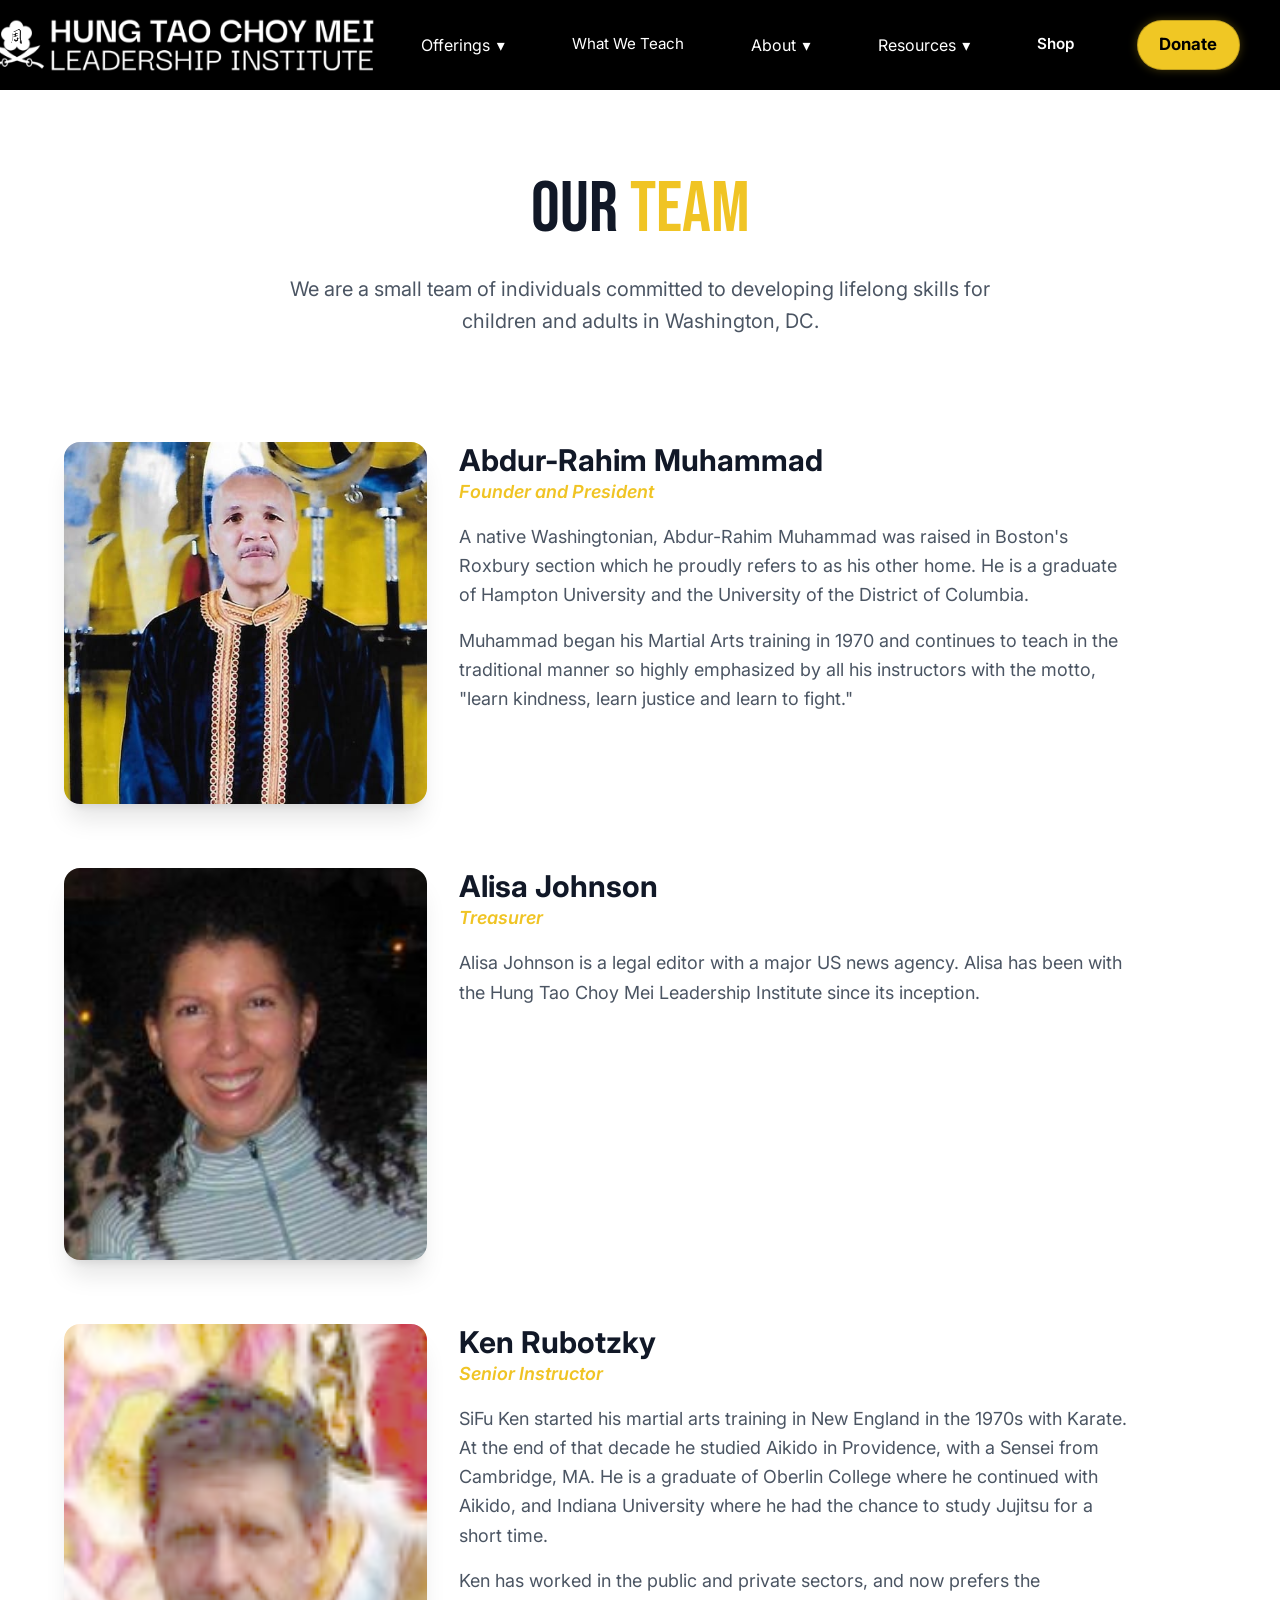
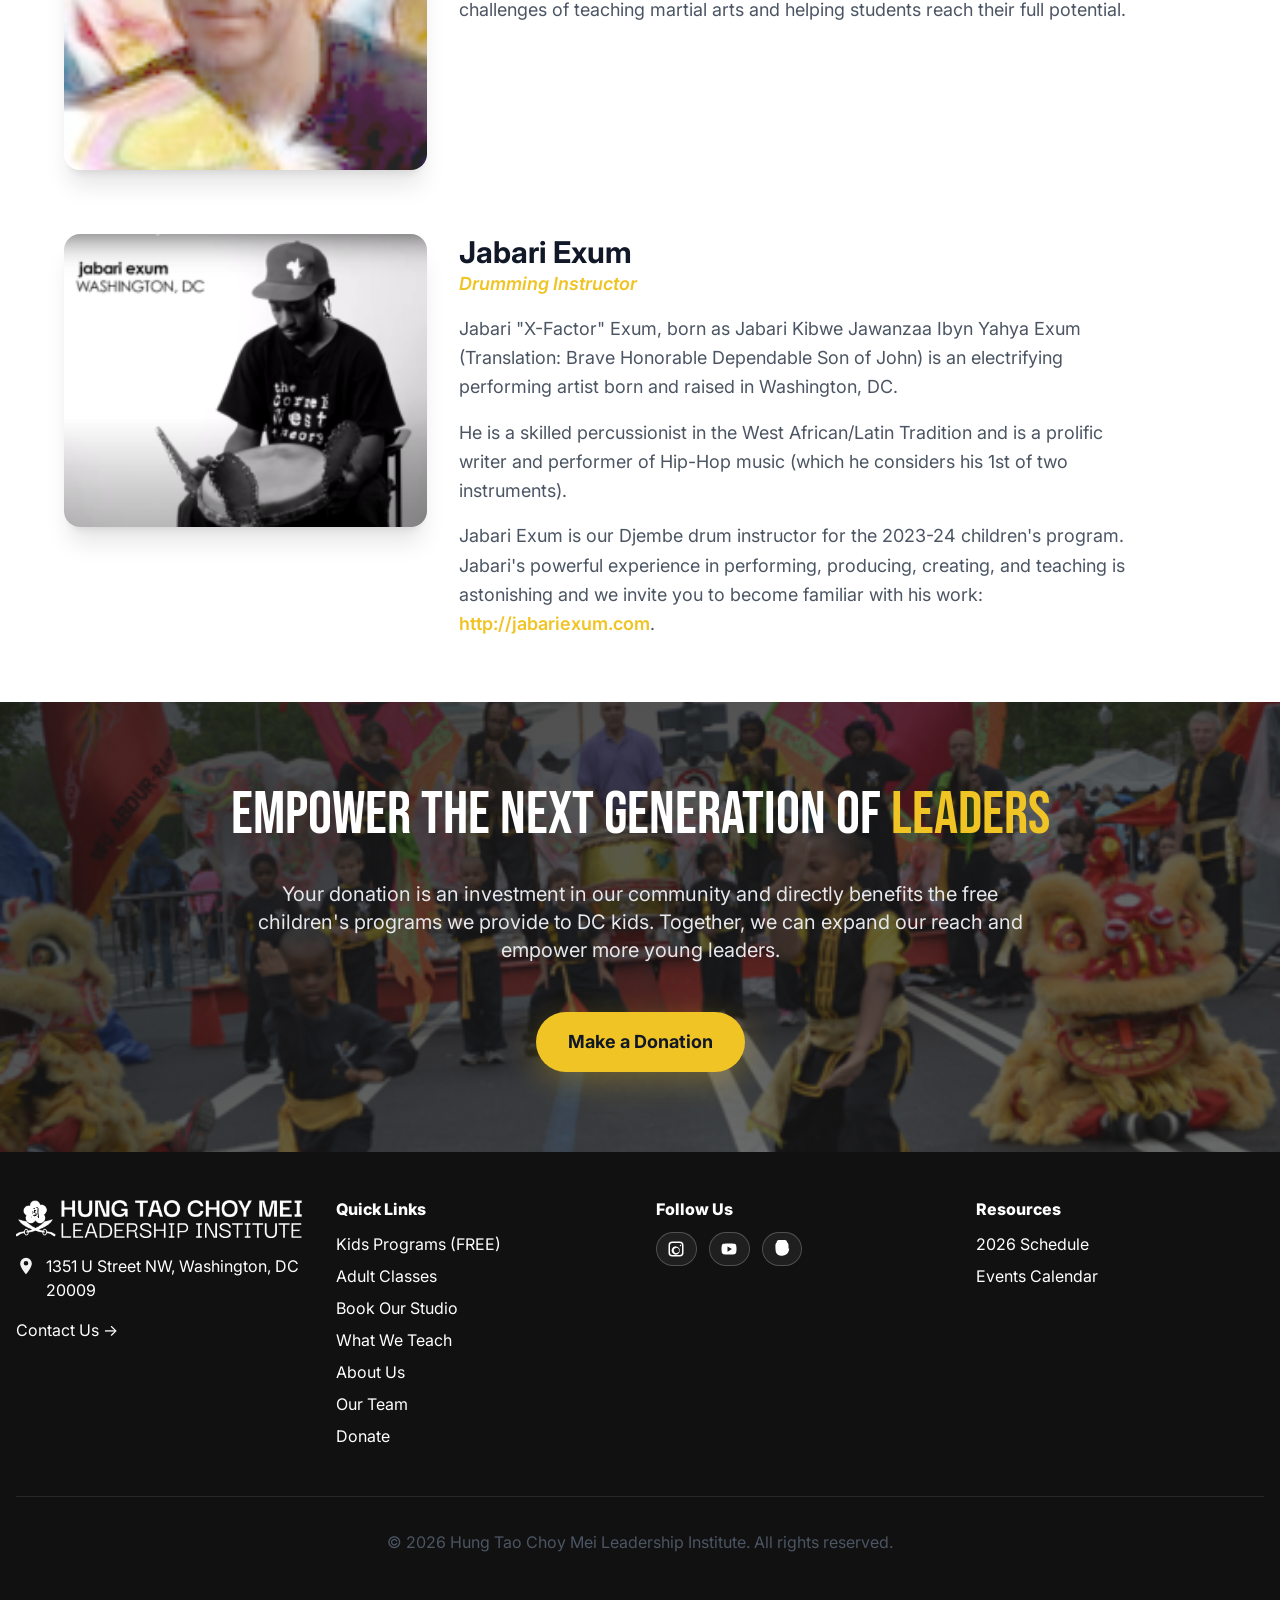
<file: our-team.html>
﻿<!DOCTYPE html>
<html lang="en">
<head>
    <meta charset="UTF-8">
    <meta name="viewport" content="width=device-width, initial-scale=1.0">
    <title>Our Team | Hung Tao Choy Mei Leadership Institute</title>
    <meta name="description" content="Meet our dedicated team of martial arts instructors and leadership at HTCMLI">
    <meta property="og:type" content="website">
    <meta property="og:site_name" content="Hung Tao Choy Mei Leadership Institute">
    <meta property="og:title" content="Our Team | Hung Tao Choy Mei Leadership Institute">
    <meta property="og:description" content="Meet our dedicated team of martial arts instructors and leadership at HTCMLI">
    
    <!-- Favicon -->
    <link rel="icon" href="images/jowga/favicon.ico" type="image/vnd.microsoft.icon">
    
    <!-- Google Fonts -->
    <link rel="preconnect" href="https://fonts.googleapis.com">
    <link rel="preconnect" href="https://fonts.gstatic.com" crossorigin>
    <link href="https://fonts.googleapis.com/css2?family=Bebas+Neue&family=Inter:wght@400;500;600;700;800&display=swap" rel="stylesheet">
    
    <!-- Tailwind CSS (precompiled: npx tailwindcss -c tailwind.config.js -i tailwind.input.css -o css/tailwind.css --minify) -->
    <link rel="stylesheet" href="css/tailwind.css">
    
    <style>
        /* Fix horizontal scroll / shift issue */
        html, body { overflow-x: hidden; max-width: 100vw; }

        /* CSS Variables from index (1).html */
        :root{
            --bg:#ffffff;
            --text:#1b1b1b;
            --muted:#3f3f3f;
            --border:rgba(0,0,0,.14);
            --shadow:0 10px 24px rgba(0,0,0,.10);
            --brand-dark:#2b2b2b;
            --brand-deep:#0b2a3c;
            --brand-gold:#f0c724;
            --link:#0d6efd;
            --container:1320px;
            --radius:14px;
            --radius-lg:18px;
            --step--1: clamp(.92rem,.88rem+.2vw,1rem);
            --step-0: clamp(1rem,.95rem+.25vw,1.125rem);
            --step-1: clamp(1.15rem,1.05rem+.6vw,1.5rem);
            --step-2: clamp(1.4rem,1.15rem+1.1vw,2rem);
            --step-3: clamp(1.75rem,1.2rem+1.9vw,2.6rem);
            --step-4: clamp(2.05rem,1.25rem+3vw,3.15rem);
            --s2:.75rem;--s3:1rem;--s4:1.5rem;--s5:2rem;--s6:3rem;--s7:4rem;
        }

        /* Logo styling - make it completely white */
        .site-logo{filter:invert(1) brightness(2)}

        /* Header / nav styles */
        .site-header{background:#000;color:#fff}
        .navbar{display:grid;grid-template-columns:auto 1fr auto;align-items:center;gap:1.5rem;padding:1.25rem 0}

        .brand{display:flex;align-items:center;gap:.75rem;text-decoration:none;color:#fff;font-weight:800;letter-spacing:.02em}
        .brand img{display:block;transform:scale(1.15)}

        .nav-toggle{display:none;border:1px solid rgba(255,255,255,.25);background:rgba(255,255,255,.08);color:#fff;border-radius:12px;padding:.7rem 1rem;font-weight:700;font-size:1.05rem}

        nav[aria-label="Primary"] ul{list-style:none;margin:0;padding:0;display:flex;align-items:center;justify-content:space-evenly;gap:.5rem;flex-wrap:wrap;width:100%}
        .menu-item{position:relative}
        .nav-link{color:#fff;text-decoration:none;display:inline-flex;align-items:center;gap:.4rem;padding:.7rem .8rem;border-radius:12px;position:relative;transition:transform 140ms ease, background 140ms ease, box-shadow 140ms ease;font-size:.95rem;font-weight:600}
        .nav-link:hover{background:rgba(255,255,255,.10);transform:translateY(-1px);box-shadow:0 6px 14px rgba(0,0,0,.25)}
        .nav-link::after{content:"";position:absolute;left:.7rem;right:.7rem;bottom:.35rem;height:2px;background:rgba(240,199,36,.9);transform:scaleX(0);transform-origin:left;transition:transform 160ms ease;border-radius:999px}
        .nav-link:hover::after{transform:scaleX(1)}
        button.nav-link{border:0;background:transparent;font:inherit;cursor:pointer}

        .dropdown{position:absolute;left:0;top:calc(100% + .35rem);min-width:15rem;background:#fff;color:var(--text);border:1px solid var(--border);border-radius:14px;box-shadow:var(--shadow);padding:.4rem;display:none;z-index:20}
        .dropdown a{display:block;padding:.6rem .75rem;border-radius:10px;color:var(--text);text-decoration:none}
        .dropdown a:hover{background:rgba(13,110,253,.08)}
        .menu-item[data-open="true"]>.dropdown{display:block}

        .nav-actions{display:flex;align-items:center;gap:.5rem;flex-wrap:wrap;justify-content:flex-end}
        .nav-actions .btn{transition:transform 140ms ease, box-shadow 140ms ease}
        .nav-actions .btn:hover{transform:translateY(-1px);box-shadow:0 8px 18px rgba(0,0,0,.28)}

        .btn{display:inline-flex;align-items:center;justify-content:center;min-height:48px;padding:.7rem 1.35rem;border-radius:999px;border:1px solid rgba(255,255,255,.25);background:transparent;color:#fff;text-decoration:none;font-weight:700;font-size:1.05rem}
        .btn:hover{background:rgba(255,255,255,.10)}
        .btn--donate{background:var(--brand-gold);border-color:rgba(0,0,0,.2);color:#000;box-shadow:0 0 10px rgba(240,199,36,.28)}

        .nav-main{display:grid;grid-template-columns:1fr auto;align-items:center;gap:1rem}

        @media (max-width:1150px){
            .nav-toggle{display:inline-flex;justify-self:end}
            .nav-main{display:none}
            .nav-main[data-open="true"]{display:block;grid-column:1 / -1;background:#000}
            .navbar{grid-template-columns:1fr auto}
            .brand img{transform:none;max-width:min(300px,60vw);height:auto}

            nav[aria-label="Primary"] ul{flex-direction:column;align-items:stretch;padding:.5rem 0;justify-content:flex-start}
            .dropdown{position:static;box-shadow:none}
            .menu-item{width:100%}
            .nav-link{width:100%;justify-content:space-between}
            .nav-actions{width:100%;justify-content:flex-start;padding:.25rem 0 .5rem}
        }

        /* Footer styling from index (1).html */
        footer{background:#111;color:#fff;padding:var(--s6) 0}
        .footer-grid{display:grid;grid-template-columns:repeat(4,1fr);gap:var(--s5)}
        footer h2{font-size:var(--step-1);margin:0 0 .75rem;font-weight:800}
        .footer-col a{color:#fff;transition:color 0.3s ease}
        .footer-col a:hover{color:var(--brand-gold)}
        .footer-list{list-style:none;margin:0;padding:0;display:grid;gap:.5rem}
        .contact-item{display:flex;gap:.6rem;align-items:flex-start}
        .icon{width:20px;height:20px;flex:0 0 20px;opacity:.95;margin-top:.15rem}
        .social{display:flex;gap:.75rem;align-items:center;flex-wrap:wrap}
        .social a{display:inline-flex;align-items:center;gap:.5rem;text-decoration:none;padding:.45rem .65rem;border:1px solid rgba(255,255,255,.22);border-radius:999px;background:rgba(255,255,255,.06)}
        .social a:hover{background:rgba(255,255,255,.12)}
        .social svg{width:18px;height:18px;display:block}
        .visually-hidden{position:absolute!important;width:1px;height:1px;padding:0;margin:-1px;overflow:hidden;clip:rect(0,0,0,0);white-space:nowrap;border:0}

        /* Container styling for footer */
        .container{width:min(100% - 2rem,var(--container));margin-inline:auto}
        
        /* Interactive Animations */
        @keyframes fadeInUp {
            from {
                opacity: 0;
                transform: translateY(30px);
            }
            to {
                opacity: 1;
                transform: translateY(0);
            }
        }
        
        @keyframes slideInLeft {
            from {
                opacity: 0;
                transform: translateX(-50px);
            }
            to {
                opacity: 1;
                transform: translateX(0);
            }
        }
        
        @keyframes slideInRight {
            from {
                opacity: 0;
                transform: translateX(50px);
            }
            to {
                opacity: 1;
                transform: translateX(0);
            }
        }
        
        @keyframes float {
            0%, 100% { transform: translateY(0px); }
            50% { transform: translateY(-15px); }
        }
        
        @keyframes shimmer {
            0% { background-position: -1000px 0; }
            100% { background-position: 1000px 0; }
        }
        
        .animate-on-scroll {
            opacity: 0;
        }
        
        .animate-on-scroll.visible {
            animation: fadeInUp 0.8s ease-out forwards;
        }
        
        .slide-left.visible {
            animation: slideInLeft 0.8s ease-out forwards;
        }
        
        .slide-right.visible {
            animation: slideInRight 0.8s ease-out forwards;
        }
        
        /* Hover effects */
        .hover-lift {
            transition: transform 0.3s ease, box-shadow 0.3s ease;
        }
        
        .hover-lift:hover {
            transform: translateY(-8px) scale(1.02);
            box-shadow: 0 20px 40px rgba(0,0,0,0.2);
        }
        
        .hover-glow:hover {
            box-shadow: 0 0 40px rgba(240, 199, 36, 0.6);
        }
        
        /* Image reveal effect */
        .image-reveal {
            position: relative;
            overflow: hidden;
        }
        
        .image-reveal::after {
            content: '';
            position: absolute;
            inset: 0;
            background: linear-gradient(90deg, transparent, rgba(240, 199, 36, 0.3), transparent);
            transform: translateX(-100%);
            transition: transform 0.6s ease;
        }
        
        .image-reveal:hover::after {
            transform: translateX(100%);
        }
        
        .image-reveal img {
            transition: transform 0.5s ease;
        }
        
        .image-reveal:hover img {
            transform: scale(1.08);
        }
        
        /* Floating decorative elements */
        .float-decoration {
            animation: float 6s ease-in-out infinite;
        }
        
        /* Gradient text animation */
        .gradient-text {
            background: linear-gradient(90deg, #f0c724, #ffd700, #f0c724);
            background-size: 200% auto;
            -webkit-background-clip: text;
            -webkit-text-fill-color: transparent;
            background-clip: text;
            animation: shimmer 3s linear infinite;
        }

        /* Responsive footer */
        @media (max-width:980px){
            .footer-grid{grid-template-columns:1fr 1fr}
        }
        @media (max-width:560px){
            .footer-grid{grid-template-columns:1fr}
        }

        /* Custom Animations */
        @keyframes float {
            0%, 100% { transform: translateY(0px); }
            50% { transform: translateY(-20px); }
        }
        
        @keyframes pulse-glow {
            0%, 100% { box-shadow: 0 0 20px hsla(47, 87%, 54%, 0.5); }
            50% { box-shadow: 0 0 40px hsla(47, 87%, 54%, 0.8); }
        }
        
        .animate-float {
            animation: float 6s ease-in-out infinite;
        }
        
        .pulse-glow {
            animation: pulse-glow 2s ease-in-out infinite;
        }
        
        .shadow-gold {
            box-shadow: 0 8px 32px hsla(47, 87%, 54%, 0.3);
        }
        
        /* Smooth scrolling */
        html {
            scroll-behavior: smooth;
        }
        
        /* Custom scrollbar */
        ::-webkit-scrollbar {
            width: 10px;
        }
        
        ::-webkit-scrollbar-track {
            background: hsl(0, 0%, 9%);
        }
        
        ::-webkit-scrollbar-thumb {
            background: hsl(47, 87%, 54%);
            border-radius: 5px;
        }

        /* Typography Improvements */
        /* Standardize all body paragraphs */
        p {
            line-height: 1.7;
            color: #4b5563; /* gray-600 */
        }

        /* Heading line heights */
        h1, .font-bebas {
            line-height: 1.1;
        }

        h2 {
            line-height: 1.2;
        }

        h3 {
            line-height: 1.3;
        }

        h4 {
            line-height: 1.4;
        }

        /* Max width for readability - apply to paragraphs in content sections */
        section p {
            max-width: 672px;
        }

        /* Center aligned paragraphs should maintain centering */
        .text-center p, p.text-center {
            margin-left: auto;
            margin-right: auto;
        }

        /* Override Bebas Neue for card titles and smaller headings */
        .card-title {
            font-family: 'Inter', system-ui, sans-serif;
            font-weight: 700;
        }
    
    
        /* Coming Soon Toast */
        .coming-soon-toast {
            position: fixed;
            bottom: 1.5rem;
            right: 1.5rem;
            display: flex;
            align-items: center;
            gap: 0.5rem;
            background: #111;
            color: #fff;
            padding: 0.8rem 1.25rem;
            border-radius: 999px;
            border: 1px solid #f0c724;
            box-shadow: 0 8px 24px rgba(0,0,0,.35);
            font-size: 0.9rem;
            font-weight: 600;
            z-index: 10000;
            opacity: 0;
            transform: translateY(12px);
            pointer-events: none;
            transition: opacity 0.25s ease, transform 0.25s ease;
        }
        .coming-soon-toast.show {
            opacity: 1;
            transform: translateY(0);
        }
        .coming-soon-toast svg {
            width: 18px;
            height: 18px;
            color: #f0c724;
            flex-shrink: 0;
        }
        @media (max-width: 480px) {
            .coming-soon-toast {
                left: 1rem;
                right: 1rem;
                bottom: 1rem;
                justify-content: center;
            }
        }
    </style>
</head>
<body class="bg-white text-gray-900 font-sans">
    
    <!-- Header/Navigation -->
    <header class="site-header" role="banner">
        <div class="container">
            <div class="navbar">
                <a href="index.html" class="brand" aria-label="HUNG TAO CHOY MEI LEADERSHIP INSTITUTE home"><img class="site-logo" src="images/jowga/logo.png" alt="Hung Tao Choy Mei Leadership Institute" width="335" height="44" loading="eager" decoding="async" /></a>

                <button class="nav-toggle" type="button" aria-controls="primary-nav" aria-expanded="false">Menu</button>

                <div class="nav-main" id="primary-nav" data-open="false">
                    <nav aria-label="Primary">
                        <ul>
                            <li class="menu-item">
                                <button class="nav-link" type="button" aria-haspopup="true" aria-expanded="false">Offerings <span aria-hidden="true">&#9662;</span></button>
                                <div class="dropdown" role="menu">
                                    <a role="menuitem" href="children_program.html">Kids Programs (FREE)</a>
                                    <a role="menuitem" href="adult-program.html">Adult Classes</a>
                                    <a role="menuitem" href="https://www.peerspace.com/pages/listings/5aaab30bb5c4b156000c8347" target="_blank" rel="noopener noreferrer">Book Our Studio</a>
                                    <a role="menuitem" href="#" class="js-coming-soon">Book a Performance</a>
                                </div>
                            </li>

                            <li class="menu-item"><a class="nav-link" href="core-curriculum.html" style="font-weight: 400; font-size: 0.95rem;">What We Teach</a></li>

                            <li class="menu-item">
                                <button class="nav-link" type="button" aria-haspopup="true" aria-expanded="false">About <span aria-hidden="true">&#9662;</span></button>
                                <div class="dropdown" role="menu">
                                    <a role="menuitem" href="about-us.html">About Us</a>
                                    <a role="menuitem" href="index.html#history">Our History</a>
                                    <a role="menuitem" href="our-team.html">Our Team</a>
                                    <a role="menuitem" href="jow-ga-explained.html">Jow Ga Explained</a>
                                </div>
                            </li>

                            <li class="menu-item">
                                <button class="nav-link" type="button" aria-haspopup="true" aria-expanded="false">Resources <span aria-hidden="true">&#9662;</span></button>
                                <div class="dropdown" role="menu">
                                    <a role="menuitem" href="#" class="js-coming-soon">2026 Schedule</a>
                                    <a role="menuitem" href="#" class="js-coming-soon">Events Calendar</a>
                                </div>
                            </li>
                            <li class="menu-item"><a class="nav-link" href="https://www.zeffy.com/en-US/ticketing/hung-tao-choy-mei-leadership-institutes-shop" target="_blank" rel="noopener noreferrer">Shop</a></li>
                        </ul>
                    </nav>

                    <div class="nav-actions">
                        <a class="btn btn--donate" href="donate.html">Donate</a>
                    </div>
                </div>
            </div>
        </div>
    </header>
    
    <!-- Our Team Header -->
    <section class="pt-16 md:pt-20 pb-8 md:pb-10 bg-white">
        <div class="container mx-auto px-4">
            <div class="max-w-6xl mx-auto">
                <div class="text-center animate-on-scroll">
                    <h1 class="font-bebas text-5xl md:text-6xl lg:text-7xl text-gray-900 mb-6">
                        Our <span class="text-primary">Team</span>
                    </h1>
                    <p class="text-xl text-gray-600 max-w-3xl mx-auto leading-relaxed">
                        We are a small team of individuals committed to developing lifelong skills for children and adults in Washington, DC.
                    </p>
                </div>
            </div>
        </div>
    </section>
    
    <!-- Team Members Section -->
    <section class="py-12 md:py-16 bg-white">
        <div class="container mx-auto px-4">
            <div class="max-w-6xl mx-auto space-y-16">
                
                <!-- Abdur-Rahim Muhammad -->
                <div class="grid lg:grid-cols-3 gap-8 items-start animate-on-scroll">
                    <div class="lg:col-span-1">
                        <img src="images/Sifu Rahim.jpg"
                             alt="Abdur-Rahim Muhammad"
                             class="w-full rounded-2xl shadow-xl">
                    </div>
                    
                    <div class="lg:col-span-2 space-y-4">
                        <div>
                            <h3 class="text-3xl font-bold text-gray-900">Abdur-Rahim Muhammad</h3>
                            <p class="text-lg text-primary font-semibold italic">Founder and President</p>
                        </div>
                        
                        <p class="text-lg text-gray-600 leading-relaxed">
                            A native Washingtonian, Abdur-Rahim Muhammad was raised in Boston's Roxbury section which he proudly refers to as his other home. He is a graduate of Hampton University and the University of the District of Columbia.
                        </p>
                        
                        <p class="text-lg text-gray-600 leading-relaxed">
                            Muhammad began his Martial Arts training in 1970 and continues to teach in the traditional manner so highly emphasized by all his instructors with the motto, "learn kindness, learn justice and learn to fight."
                        </p>
                    </div>
                </div>
                
                <!-- Alisa Johnson -->
                <div class="grid lg:grid-cols-3 gap-8 items-start animate-on-scroll">
                    <div class="lg:col-span-1">
                        <img src="images/jowga/alisa-johnson.jpg" 
                             alt="Alisa Johnson" 
                             class="w-full rounded-2xl shadow-xl">
                    </div>
                    
                    <div class="lg:col-span-2 space-y-4">
                        <div>
                            <h3 class="text-3xl font-bold text-gray-900">Alisa Johnson</h3>
                            <p class="text-lg text-primary font-semibold italic">Treasurer</p>
                        </div>
                        
                        <p class="text-lg text-gray-600 leading-relaxed">
                            Alisa Johnson is a legal editor with a major US news agency. Alisa has been with the Hung Tao Choy Mei Leadership Institute since its inception.
                        </p>
                    </div>
                </div>
                
                <!-- Ken Rubotzky -->
                <div class="grid lg:grid-cols-3 gap-8 items-start animate-on-scroll">
                    <div class="lg:col-span-1">
                        <img src="images/jowga/dragon-ken.png" 
                             alt="Ken Rubotzky" 
                             class="w-full rounded-2xl shadow-xl">
                    </div>
                    
                    <div class="lg:col-span-2 space-y-4">
                        <div>
                            <h3 class="text-3xl font-bold text-gray-900">Ken Rubotzky</h3>
                            <p class="text-lg text-primary font-semibold italic">Senior Instructor</p>
                        </div>
                        
                        <p class="text-lg text-gray-600 leading-relaxed">
                            SiFu Ken started his martial arts training in New England in the 1970s with Karate. At the end of that decade he studied Aikido in Providence, with a Sensei from Cambridge, MA. He is a graduate of Oberlin College where he continued with Aikido, and Indiana University where he had the chance to study Jujitsu for a short time.
                        </p>
                        
                        <p class="text-lg text-gray-600 leading-relaxed">
                            Ken has worked in the public and private sectors, and now prefers the challenges of teaching martial arts and helping students reach their full potential.
                        </p>
                    </div>
                </div>
                
                <!-- Jabari Exum -->
                <div class="grid lg:grid-cols-3 gap-8 items-start animate-on-scroll">
                    <div class="lg:col-span-1">
                        <img src="images/jowga/jabari-exum-drummer-2.jpg" 
                             alt="Jabari Exum" 
                             class="w-full rounded-2xl shadow-xl">
                    </div>
                    
                    <div class="lg:col-span-2 space-y-4">
                        <div>
                            <h3 class="text-3xl font-bold text-gray-900">Jabari Exum</h3>
                            <p class="text-lg text-primary font-semibold italic">Drumming Instructor</p>
                        </div>
                        
                        <p class="text-lg text-gray-600 leading-relaxed">
                            Jabari "X-Factor" Exum, born as Jabari Kibwe Jawanzaa Ibyn Yahya Exum (Translation: Brave Honorable Dependable Son of John) is an electrifying performing artist born and raised in Washington, DC.
                        </p>
                        
                        <p class="text-lg text-gray-600 leading-relaxed">
                            He is a skilled percussionist in the West African/Latin Tradition and is a prolific writer and performer of Hip-Hop music (which he considers his 1st of two instruments).
                        </p>
                        
                        <p class="text-lg text-gray-600 leading-relaxed">
                            Jabari Exum is our Djembe drum instructor for the 2023-24 children's program. Jabari's powerful experience in performing, producing, creating, and teaching is astonishing and we invite you to become familiar with his work: <a href="http://jabariexum.com/" class="text-primary hover:underline font-semibold">http://jabariexum.com</a>.
                        </p>
                    </div>
                </div>
                
            </div>
        </div>
    </section>
    
    <!-- Donation CTA Section -->
    <section class="py-12 md:py-20 relative overflow-hidden" aria-labelledby="donate-title">
        <!-- Background Image -->
        <div class="absolute inset-0">
            <img src="images/jowga/fiesta-asia-2013.jpg" 
                 alt="" 
                 class="w-full h-full object-cover" 
                 loading="lazy">
            <div class="absolute inset-0 bg-gradient-to-br from-secondary/80 via-secondary/70 to-secondary/60"></div>
        </div>

        <!-- Content -->
        <div class="container mx-auto px-4 relative z-10">
            <div class="max-w-4xl mx-auto text-center space-y-8">
                <div>
                    <h2 id="donate-title" class="font-bebas text-4xl md:text-5xl lg:text-6xl text-white leading-tight">
                        Empower the next generation of <span class="text-primary">leaders</span>
                    </h2>
                </div>

                <p class="text-xl text-gray-200 mx-auto" style="max-width: 48rem;">
                    Your donation is an investment in our community and directly benefits the free children's programs we provide to DC kids. Together, we can expand our reach and empower more young leaders.
                </p>

                <div class="flex flex-wrap gap-4 justify-center pt-4">
                    <a href="donate.html" 
                       class="px-8 py-4 bg-primary text-gray-900 rounded-full font-bold text-lg hover:brightness-110 transition-all shadow-gold hover:shadow-xl hover:scale-105 transform">
                        Make a Donation
                    </a>
                </div>
            </div>
        </div>
    </section>
    
  <footer role="contentinfo">
    <div class="container" id="contact">
      <div class="footer-grid">
        <div class="footer-col">
          <a href="index.html" aria-label="Home">
            <img class="site-logo" src="images/jowga/logo.png" alt="Hung Tao Choy Mei Leadership Institute" width="335" height="44" loading="lazy" decoding="async" />
          </a>
          <div style="height:1rem"></div>
          <div class="footer-list">
            <div class="contact-item">
              <svg class="icon" viewBox="0 0 24 24" aria-hidden="true"><path fill="currentColor" d="M12 2a7 7 0 0 1 7 7c0 5.25-7 13-7 13S5 14.25 5 9a7 7 0 0 1 7-7m0 9.5A2.5 2.5 0 1 0 12 6a2.5 2.5 0 0 0 0 5.5"/></svg>
              <div><a href="https://www.google.com/maps/search/?api=1&query=1351+U+Street+NW,+Washington,+DC+20009" target="_blank" rel="noopener">1351 U Street NW, Washington, DC 20009</a></div>
            </div>
            <div class="contact-item" style="margin-top:0.5rem;">
              <div style="font-weight:400;font-size:1rem;"><a href="contact.html">Contact Us &rarr;</a></div>
            </div>
          </div>
        </div>

        <div class="footer-col">
          <h2>Quick Links</h2>
          <ul class="footer-list">
            <li><a href="children_program.html">Kids Programs (FREE)</a></li>
            <li><a href="adult-program.html">Adult Classes</a></li>
            <li><a href="https://www.peerspace.com/pages/listings/5aaab30bb5c4b156000c8347" target="_blank" rel="noopener noreferrer">Book Our Studio</a></li>
            <li><a href="core-curriculum.html">What We Teach</a></li>
            <li><a href="about-us.html">About Us</a></li>
            <li><a href="our-team.html">Our Team</a></li>
            <li><a href="donate.html">Donate</a></li>
          </ul>
        </div>

        <div class="footer-col">
          <h2>Follow Us</h2>
          <div class="social">
            <a href="https://www.instagram.com/hungtaochoymei" rel="noopener" aria-label="Instagram">
              <svg viewBox="0 0 24 24" aria-hidden="true"><path fill="currentColor" d="M7 2h10a5 5 0 0 1 5 5v10a5 5 0 0 1-5 5H7a5 5 0 0 1-5-5V7a5 5 0 0 1 5-5m10 2H7a3 3 0 0 0-3 3v10a3 3 0 0 0 3 3h10a3 3 0 0 0 3-3V7a3 3 0 0 0-3-3m-5 4.5A5.5 5.5 0 1 1 6.5 12 5.5 5.5 0 0 1 12 8.5m0 2A3.5 3.5 0 1 0 15.5 12 3.5 3.5 0 0 0 12 10.5M18 6.2a1 1 0 1 1-1 1 1 1 0 0 1 1-1"/></svg>
              <span class="visually-hidden">Instagram</span>
            </a>
            <a href="https://youtube.com/@htcmrahim?si=JBiVO7Yl-VWsVz7-" rel="noopener" aria-label="YouTube">
              <svg viewBox="0 0 24 24" aria-hidden="true"><path fill="currentColor" d="M21.6 7.2a3 3 0 0 0-2.1-2.1C17.7 4.6 12 4.6 12 4.6s-5.7 0-7.5.5A3 3 0 0 0 2.4 7.2 31.4 31.4 0 0 0 2 12a31.4 31.4 0 0 0 .4 4.8 3 3 0 0 0 2.1 2.1c1.8.5 7.5.5 7.5.5s5.7 0 7.5-.5a3 3 0 0 0 2.1-2.1A31.4 31.4 0 0 0 22 12a31.4 31.4 0 0 0-.4-4.8M10 15.5v-7l6 3.5z"/></svg>
              <span class="visually-hidden">YouTube</span>
            </a>
            <a href="https://universeodon.com/@jowgadc" rel="noopener" aria-label="Mastodon">
              <svg viewBox="0 0 24 24" aria-hidden="true"><path fill="currentColor" d="M21.6 11.4c0 4.7-3.1 9.6-9.6 9.6-1.1 0-2.1-.1-3-.3-2.9-.6-5-2.5-5.4-5.6-.4-3.2-.5-6.7-.3-9.1C3.6 3.4 6.3 2 8.8 2h6.4c2.6 0 5.2 1.4 5.4 4.1.1 1.6.1 3.6 0 5.3zM17.9 6.8c-.1-1.2-1.2-2.1-2.5-2.1h-1.4c-.8 0-1.6.4-2.1 1.1-.5-.7-1.3-1.1-2.1-1.1H8.4c-1.3 0-2.4.9-2.5 2.1-.1 1.2-.1 2.6 0 3.9.2 2 1.8 2.6 3.3 2.7.6 0 1.2-.2 1.7-.6v1.3c-1.2.3-2.4.3-3.6.1-1.6-.3-2.4-1.4-2.5-3.4-.2-2.4-.2-5.3 0-7.7.2-2.5 2.6-3.3 4.4-3.3h5.3c1.8 0 4.2.8 4.4 3.3.2 2.4.2 5.3 0 7.7-.1 2-1 3.1-2.5 3.4-1.2.2-2.4.2-3.6-.1v-1.3c.5.4 1.1.6 1.7.6 1.5-.1 3.1-.7 3.3-2.7.1-1.3.1-2.7 0-3.9z"/></svg>
              <span class="visually-hidden">Mastodon</span>
            </a>
          </div>
        </div>

        <div class="footer-col">
          <h2>Resources</h2>
          <ul class="footer-list">
            <li><a href="#" class="js-coming-soon">2026 Schedule</a></li>
            <li><a href="#" class="js-coming-soon">Events Calendar</a></li>
          </ul>
        </div>
      </div>

      <div style="margin-top:3rem;padding-top:2rem;border-top:1px solid rgba(255,255,255,.1);text-align:center">
        <p>&copy; 2026 Hung Tao Choy Mei Leadership Institute. All rights reserved.</p>
      </div>
    </div>
  </footer>

  <!-- Interactive Scroll Animations -->
  <script>
    // Scroll Animation Observer
    const observerOptions = {
        threshold: 0.1,
        rootMargin: '0px 0px -50px 0px'
    };
    
    const observer = new IntersectionObserver((entries) => {
        entries.forEach(entry => {
            if (entry.isIntersecting) {
                entry.target.classList.add('visible');
            }
        });
    }, observerOptions);
    
    // Observe all elements with animation classes
    document.addEventListener('DOMContentLoaded', () => {
        const animatedElements = document.querySelectorAll('.animate-on-scroll, .slide-left, .slide-right');
        animatedElements.forEach(el => observer.observe(el));
        
        // Smooth scroll for anchor links
        document.querySelectorAll('a[href^="#"]').forEach(anchor => {
            anchor.addEventListener('click', function (e) {
                const href = this.getAttribute('href');
                if (href !== '#' && href !== '') {
                    e.preventDefault();
                    const target = document.querySelector(href);
                    if (target) {
                        target.scrollIntoView({
                            behavior: 'smooth',
                            block: 'start'
                        });
                    }
                }
            });
        });
        
        // Parallax effect for floating decorations
        window.addEventListener('scroll', () => {
            const scrolled = window.pageYOffset;
            const floatingElements = document.querySelectorAll('.float-decoration');
            floatingElements.forEach((el, index) => {
                const speed = 0.5 + (index * 0.1);
                el.style.transform = `translateY(${scrolled * speed * 0.1}px)`;
            });
        });
    });
  </script>
  
  <!-- Navigation Script -->
  <script>
    (function(){
      const navToggle=document.querySelector('.nav-toggle');
      const navMain=document.querySelector('#primary-nav');
      const menuItems=Array.from(document.querySelectorAll('.menu-item'));

      function closeAll(except){
        menuItems.forEach(li=>{
          if(except && li===except) return;
          li.dataset.open='false';
          const btn=li.querySelector('button.nav-link');
          if(btn) btn.setAttribute('aria-expanded','false');
        });
      }

      function openDropdown(li){
        closeAll(li);
        li.dataset.open='true';
        const btn=li.querySelector('button.nav-link');
        if(btn) btn.setAttribute('aria-expanded','true');
      }

      navToggle?.addEventListener('click',()=>{
        const open=navMain.getAttribute('data-open')==='true';
        navMain.setAttribute('data-open',String(!open));
        navToggle.setAttribute('aria-expanded',String(!open));
        if(open) closeAll();
      });

      menuItems.forEach(li=>{
        const btn=li.querySelector('button.nav-link');
        if(!btn) return;
        
        // Click handler for mobile
        btn.addEventListener('click',(e)=>{
          e.preventDefault();
          const isOpen=li.dataset.open==='true';
          closeAll(li);
          li.dataset.open=String(!isOpen);
          btn.setAttribute('aria-expanded',String(!isOpen));
        });

        // Hover handler for desktop - open on hover
        li.addEventListener('mouseenter',()=>{
          if(window.innerWidth > 980){
            openDropdown(li);
          }
        });

        // Close only when mouse leaves the entire menu item (including dropdown)
        li.addEventListener('mouseleave',()=>{
          if(window.innerWidth > 980){
            setTimeout(()=>{
              if(!li.matches(':hover')){
                li.dataset.open='false';
                btn.setAttribute('aria-expanded','false');
              }
            }, 100);
          }
        });
      });

      document.addEventListener('click',(e)=>{
        const t=e.target;
        if(!(t instanceof Element)) return;
        if(!t.closest('.nav-main')) closeAll();
      });

            document.addEventListener('keydown',(e)=>{ if(e.key==='Escape') closeAll(); });

      // Coming Soon toast for not-yet-available links
      var comingSoonTimer;
      document.querySelectorAll('a.js-coming-soon').forEach(function(link){
        link.addEventListener('click', function(e){
          e.preventDefault();
          closeAll();
          if (navMain) navMain.setAttribute('data-open','false');
          if (navToggle) navToggle.setAttribute('aria-expanded','false');
          var comingSoonToast = document.getElementById('comingSoonToast');
          if (!comingSoonToast) return;
          comingSoonToast.classList.add('show');
          clearTimeout(comingSoonTimer);
          comingSoonTimer = setTimeout(function(){
            comingSoonToast.classList.remove('show');
          }, 2200);
        });
      });
    })();

    // Handle same-page link clicks to refresh
    document.addEventListener('DOMContentLoaded', () => {
      const currentPage = window.location.pathname.split('/').pop();
      const allLinks = document.querySelectorAll('a[href]');
      
      allLinks.forEach(link => {
        link.addEventListener('click', (e) => {
          const href = link.getAttribute('href');
          const linkPage = href.split('/').pop().split('#')[0];
          
          // If clicking on the same page (and not an anchor link or mailto/tel)
          if (linkPage === currentPage && !href.startsWith('#') && !href.startsWith('mailto:') && !href.startsWith('tel:') && !href.startsWith('http')) {
            e.preventDefault();
            location.reload();
          }
        });
      });
    });
  </script>

  <!-- Coming Soon Toast -->
  <div id="comingSoonToast" class="coming-soon-toast" role="status" aria-live="polite">
    <svg viewBox="0 0 24 24" fill="none" stroke="currentColor" stroke-width="2" stroke-linecap="round" stroke-linejoin="round"><circle cx="12" cy="12" r="9"/><path d="M12 7v5l3 3"/></svg>
    <span>Coming soon!</span>
  </div>
</body>
</html>
</file>
